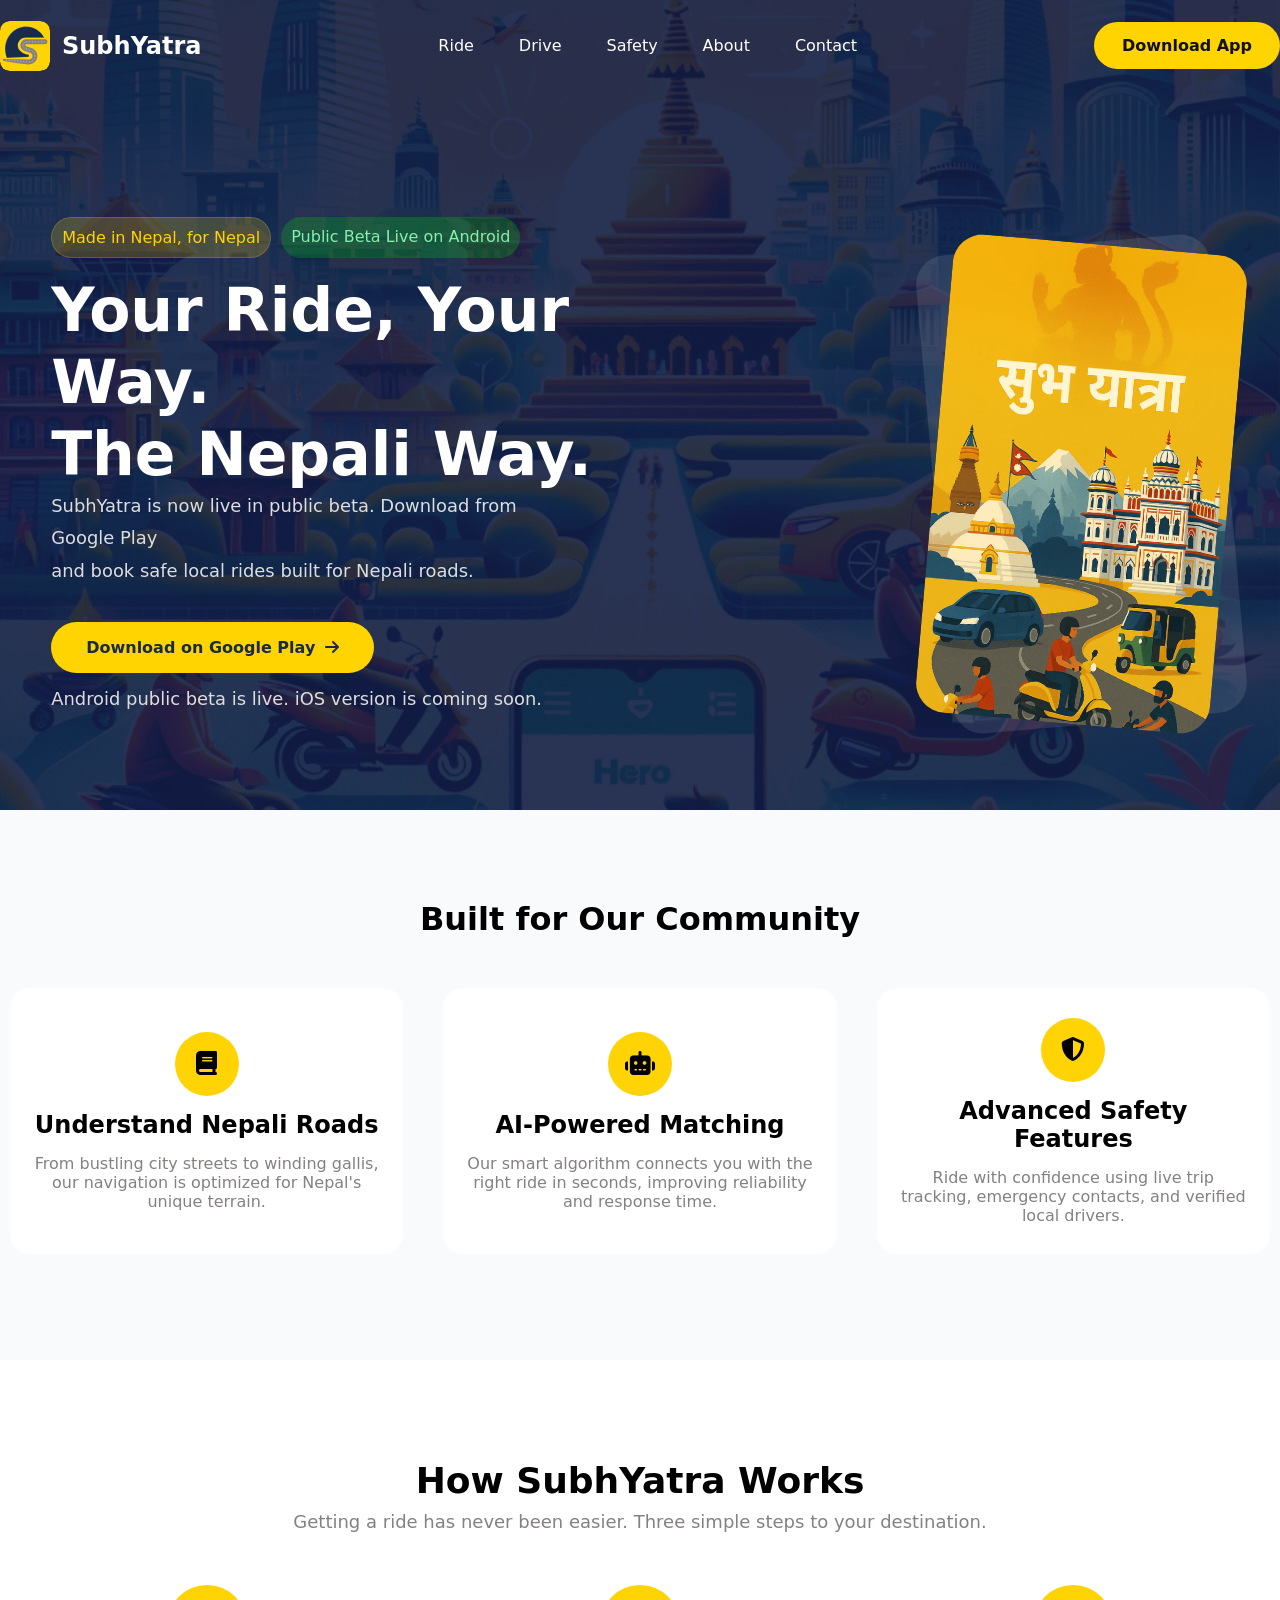
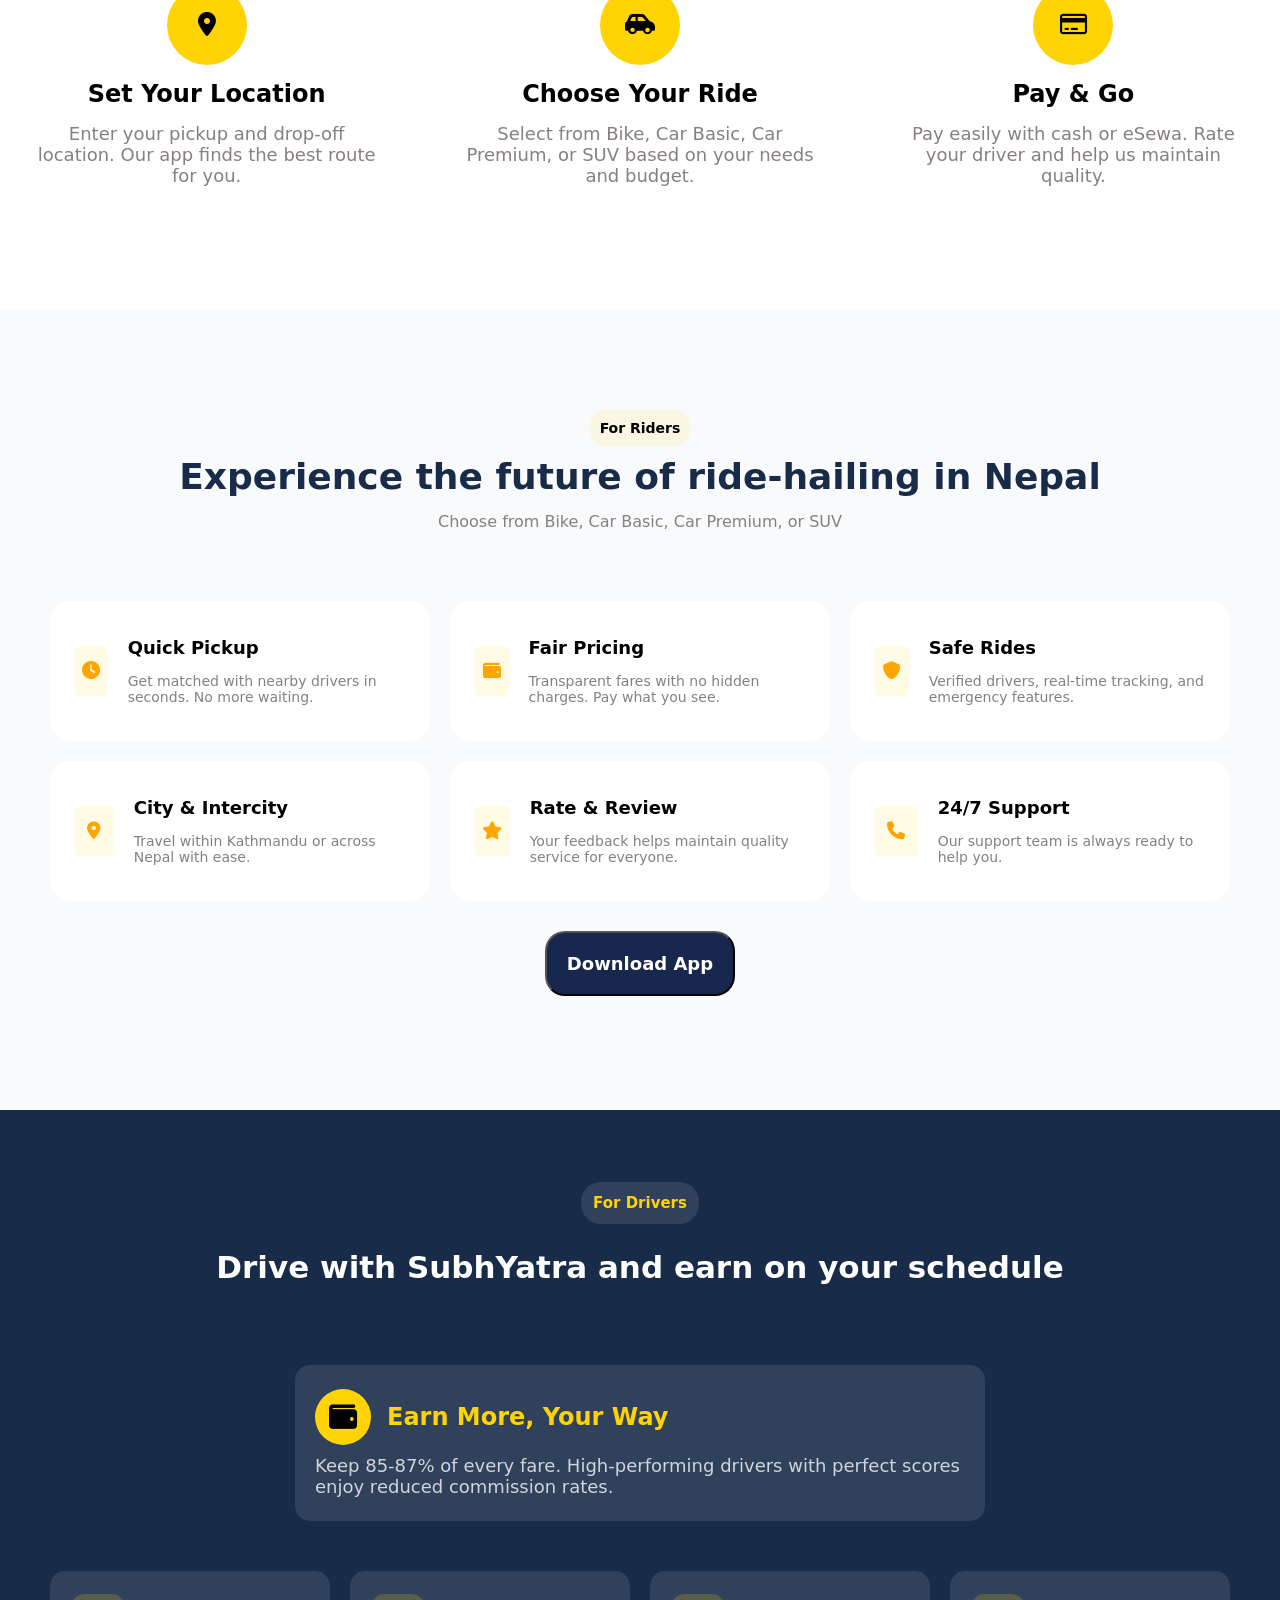
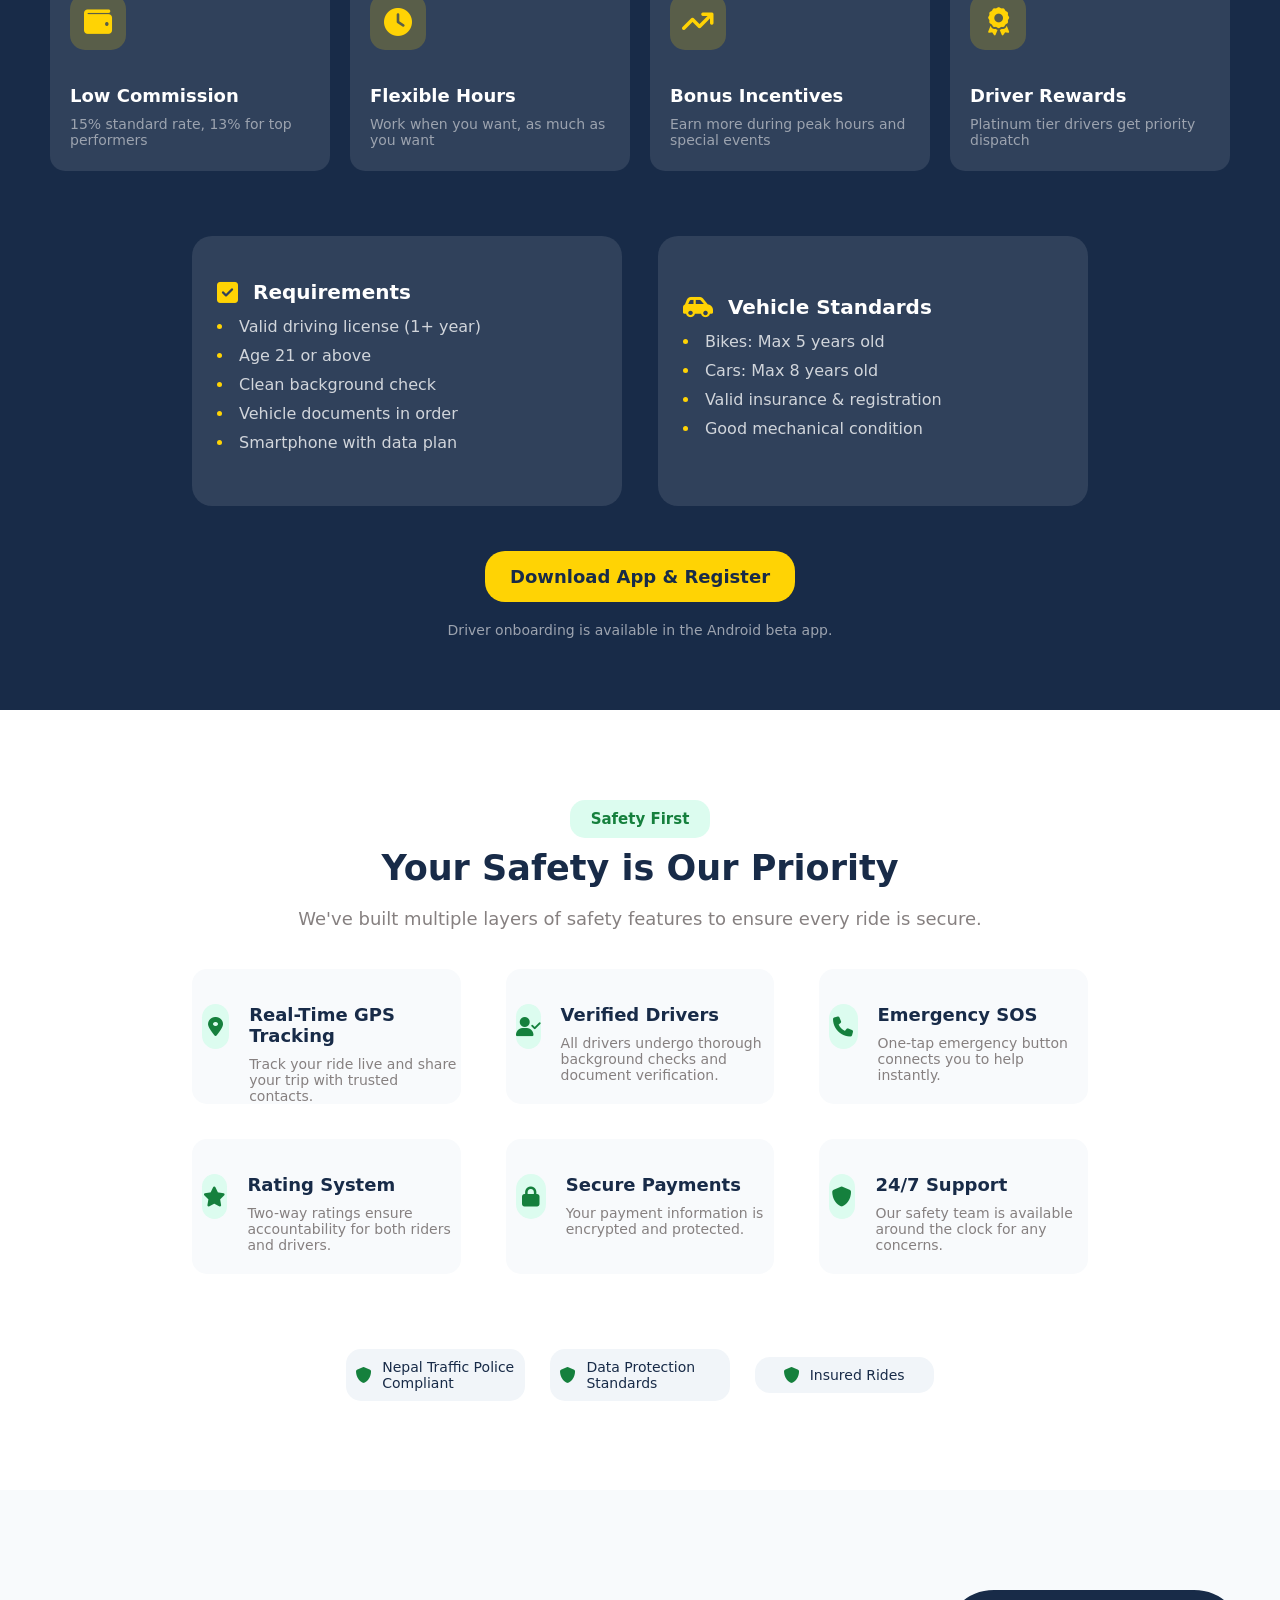
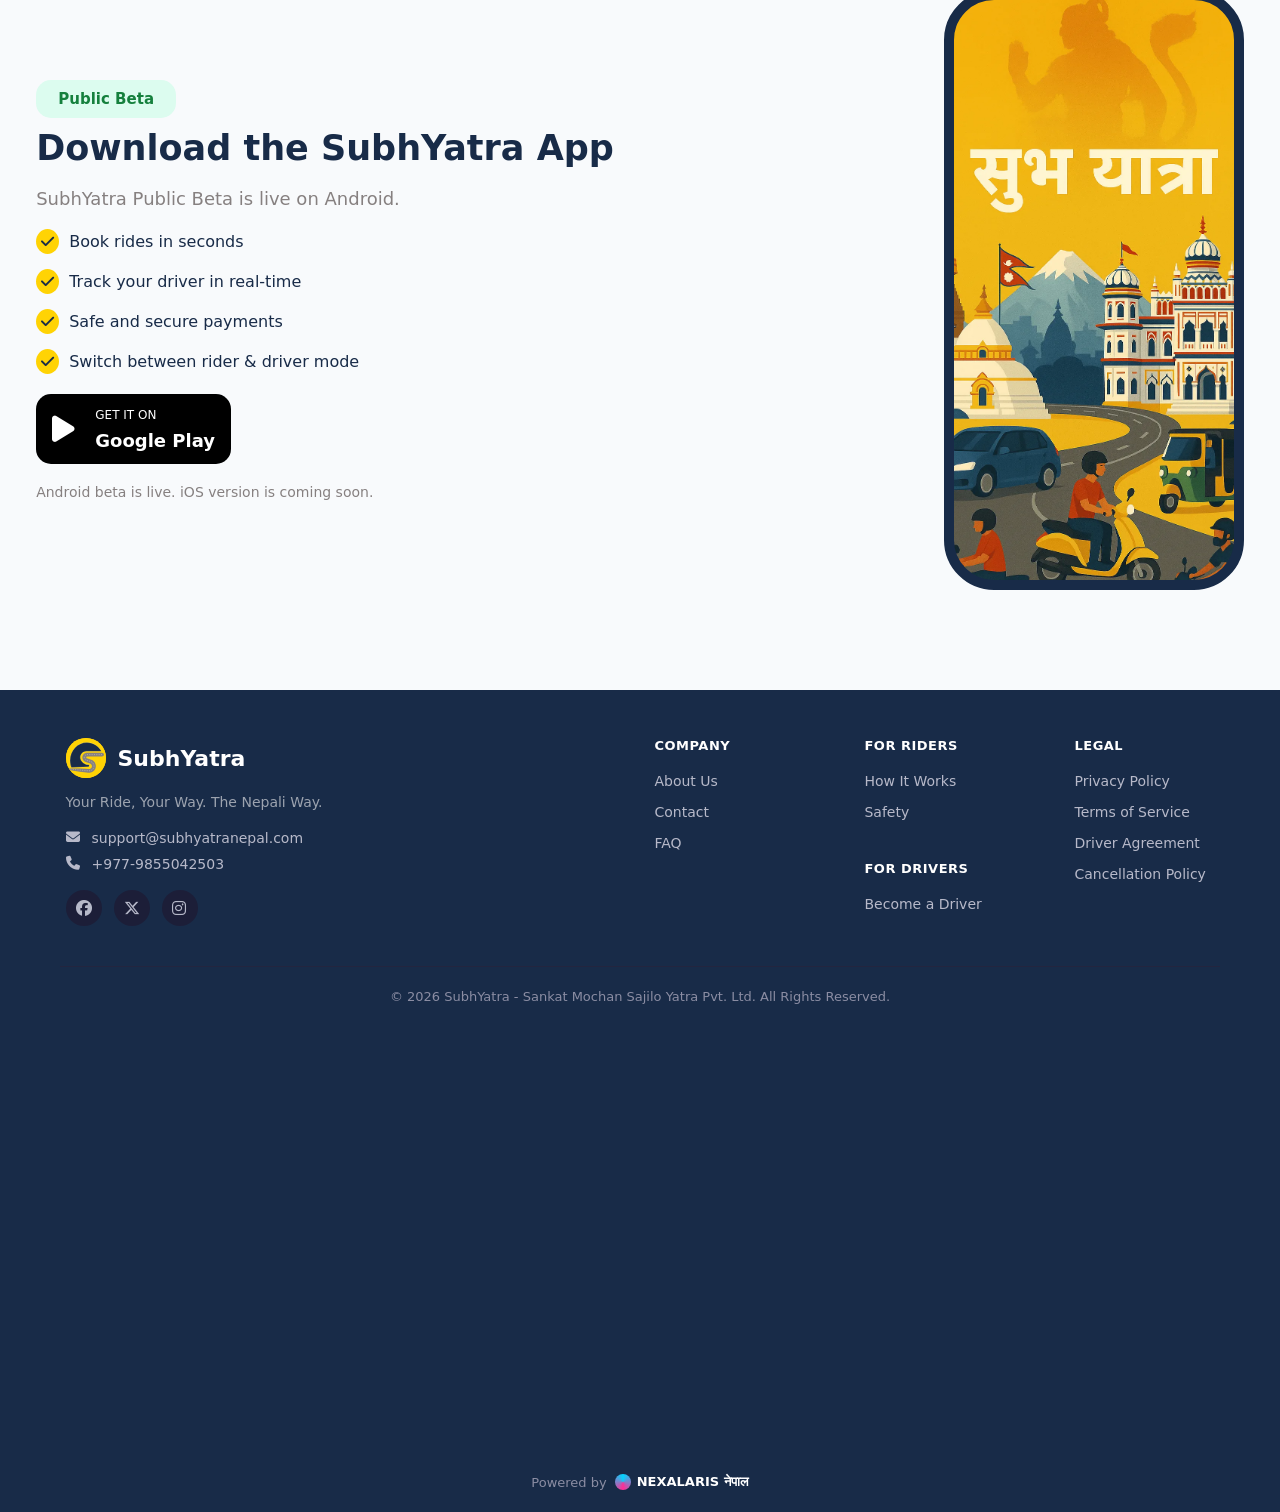
<file: index.html>
<!doctype html>
<html lang="en">

<head>
  <meta charset="UTF-8" />
  <meta name="viewport" content="width=device-width, initial-scale=1.0" />
  <title>SubhYatra - Nepal's Local Ride Booking App</title>
  <link rel="stylesheet" href="/public/css/style.css" />
  <link rel="stylesheet" href="/Responsive/style-res.css?v=5">
  <link rel="icon" href="/public/Images/favicon.ico">
  <link rel="stylesheet" href="https://cdnjs.cloudflare.com/ajax/libs/font-awesome/6.7.2/css/all.min.css" />
</head>

<body>
  <div class="main">

    <header>
      <input class="menu-toggle" type="checkbox" id="menu-toggle" />

      <div class="navbar">
        <!-- Brand logo -->
        <div class="logo">
          <a href="/index.html">
            <img src="/public/Images/logo.svg" alt="SubhYatra home" />
          </a>
          <a class="lname" href="/index.html">SubhYatra</a>
        </div>

        <!-- Main navigation -->
        <ul class="nav-links">
          <li><a href="/pages/ride.html">Ride</a></li>
          <li><a href="/pages/drive.html">Drive</a></li>
          <li><a href="/pages/safety.html">Safety</a></li>
          <li><a href="/pages/about.html">About</a></li>
          <li><a href="/pages/contact.html">Contact</a></li>
        </ul>
        <button class="download-btn">Download App</button>

        <label class="menu-btn" for="menu-toggle" aria-label="Open navigation menu">
          <i class="fa-solid fa-bars" aria-hidden="true"></i>
        </label>

      </div>

      <nav class="mobile-menu" aria-label="Mobile navigation">
        <div class="mobile-menu-head">
          <a class="mobile-logo" href="/index.html" aria-label="SubhYatra homepage">
            <img src="/public/Images/logo.svg" alt="SubhYatra logo" />
            <span>SubhYatra</span>
          </a>

          <label class="close-menu" for="menu-toggle" aria-label="Close navigation menu">
            <i class="fa-solid fa-xmark" aria-hidden="true"></i>
          </label>
        </div>

        <ul class="mobile-nav-links">
          <li><a href="/pages/ride.html">Ride</a></li>
          <li><a href="/pages/drive.html">Drive</a></li>
          <li><a href="/pages/safety.html">Safety</a></li>
          <li><a href="/pages/about.html">About</a></li>
          <li><a href="/pages/contact.html">Contact</a></li>
        </ul>

        <div class="mobile-menu-bottom">
          <button class="mobile-download-btn" type="button">Download App</button>
        </div>
      </nav>

    </header>

    <!-- hero section -->
    <section class="hero">
      <!-- Left Content -->
      <div class="hero-content">
        <div class="top-hero">
          <p class="par1">Made in Nepal, for Nepal</p>
          <p class="par2">Public Beta Live on Android</p>
        </div>
        <h1>Your Ride, Your Way.</h1>
        <h1>The Nepali Way.</h1>
        <p class="par">
          SubhYatra is now live in public beta. Download from Google Play
          <br />
          and book safe local rides built for Nepali roads.
        </p>
        <!-- hero button -->
        <button class="hero-btn">
          Download on Google Play
          <i class="fa-solid fa-arrow-right"></i>
        </button>
        <p class="par">
          Android public beta is live. iOS version is coming soon.
        </p>
      </div>
      <!-- Right Image -->
      <div class="img-cont">
        <div class="bg-img"></div>
        <img class="hero-image" src="/public/Images/Hero.webp" alt="image not found" />
      </div>
    </section>
  </div>

  <!-- container1 -->
  <div class="container1">
    <h1>Built for Our Community</h1>
    <div class="boxA-sec box-cont">
      <!-- book -->
      <div class="box box-anim">
        <div class="icon-box">
          <div class="icon">
            <i class="fa-solid fa-book"></i>
          </div>
        </div>
        <h2>Understand Nepali Roads</h2>
        <p class="details">
          From bustling city streets to winding gallis, our navigation is
          optimized for Nepal's unique terrain.
        </p>
      </div>
      <!-- robot -->
      <div class="box box-anim">
        <div class="icon-box">
          <div class="icon">
            <i class="fa-solid fa-robot"></i>
          </div>
        </div>
        <h2>AI-Powered Matching</h2>
        <p class="details">
          Our smart algorithm connects you with the right ride in seconds,
          improving reliability and response time.
        </p>
      </div>
      <!-- safety -->
      <div class="box box-anim">
        <div class="icon-box">
          <div class="icon">
            <i class="fa-solid fa-shield-halved"></i>
          </div>
        </div>
        <h2>Advanced Safety Features</h2>
        <p class="details">
          Ride with confidence using live trip tracking, emergency contacts,
          and verified local drivers.
        </p>
      </div>
    </div>
  </div>
  <!-- Container2 -->
  <div class="container2">
    <h1>How SubhYatra Works</h1>
    <p>
      Getting a ride has never been easier. Three simple steps to your
      destination.
    </p>
    <div class="box-cont">
      <!-- location -->
      <div class="box">
        <div class="icon-box2">
          <div class="icon">
            <i class="fa-solid fa-location-dot"></i>
          </div>
        </div>
        <h2>Set Your Location</h2>
        <p class="details">
          Enter your pickup and drop-off location. Our app finds the best
          route for you.
        </p>
      </div>
      <!-- Ride -->
      <div class="box">
        <div class="icon-box2">
          <div class="icon">
            <i class="fa-solid fa-car-side"></i>
          </div>
        </div>
        <h2>Choose Your Ride</h2>
        <p class="details">
          Select from Bike, Car Basic, Car Premium, or SUV based on your needs
          and budget.
        </p>
      </div>
      <!-- Pay -->
      <div class="box">
        <div class="icon-box2">
          <div class="icon">
            <i class="fa-regular fa-credit-card"></i>
          </div>
        </div>
        <h2>Pay & Go</h2>
        <p class="details">
          Pay easily with cash or eSewa. Rate your driver and help us maintain
          quality.
        </p>
      </div>
    </div>
  </div>
  <!-- container3 -->
  <div class="container3">
    <p class="riders">For Riders</p>
    <h1 class="cont2-head">Experience the future of ride-hailing in Nepal</h1>
    <p class="cont2-par"> Choose from Bike, Car Basic, Car Premium, or SUV</p>

    <div class="content3">
      <!-- boxc-1 -->
      <div class="boxc">
        <div class="iconc">
          <i class="fa-solid fa-clock"></i>
        </div>
        <div class="details3">
          <h2>Quick Pickup</h2>
          <p class="details">
            Get matched with nearby drivers in seconds. No more waiting.
          </p>
        </div>
      </div>
      <!-- boxc-2 -->
      <div class="boxc">

        <div class="iconc">
          <i class="fa-solid fa-wallet"></i>
        </div>

        <div class="details3">
          <h2>Fair Pricing</h2>
          <p class="details">
            Transparent fares with no hidden charges. Pay what you see.
          </p>
        </div>
      </div>
      <!-- boxc-3 -->
      <div class="boxc">

        <div class="iconc">
          <i class="fa-solid fa-shield"></i>
        </div>

        <div class="details3">
          <h2>Safe Rides</h2>
          <p class="details">
            Verified drivers, real-time tracking, and emergency features.
          </p>
        </div>
      </div>
      <!-- boxc-4 -->
      <div class="boxc">

        <div class="iconc">
          <i class="fa-solid fa-location-dot"></i>
        </div>

        <div class="details3">
          <h2>City & Intercity</h2>
          <p class="details">
            Travel within Kathmandu or across Nepal with ease.
          </p>
        </div>
      </div>
      <!-- boxc-5 -->
      <div class="boxc">

        <div class="iconc">
          <i class="fa-solid fa-star"></i>
        </div>

        <div class="details3">
          <h2>Rate & Review</h2>
          <p class="details">
            Your feedback helps maintain quality service for everyone.
          </p>
        </div>
      </div>
      <!-- boxc-6 -->
      <div class="boxc">

        <div class="iconc">
          <i class="fa-solid fa-phone"></i>
        </div>

        <div class="details3">
          <h2>24/7 Support</h2>
          <p class="details">Our support team is always ready to help you.</p>
        </div>
      </div>
    </div>
    <button class="cont3-but">Download App</button>
  </div>

  <!-- container4 -->
  <div class="container4">
    <p class="cont4-top">For Drivers</p>
    <h1>Drive with SubhYatra and earn on your schedule</h1>
    <!-- top box -->

    <div class="d1-box ">
      <div class="d1-icon  ">
        <i class="fa-solid fa-wallet"></i>
        <span>Earn More, Your Way</span>
      </div>

      <p class="d1-par">Keep 85-87% of every fare. High-performing drivers with perfect scores enjoy reduced commission
        rates.</p>
    </div>

    <!-- middle 4 boxes -->
    <div class="mid-boxes">
      <!-- mbox-1 -->
      <div class="d4-mBox">
        <div class="icon-secm4">
          <i class="fa-solid fa-wallet"></i>
        </div>
        <h1>Low Commission</h1>
        <p>15% standard rate, 13% for top performers</p>
      </div>
      <!-- mbox-2 -->
      <div class="d4-mBox">
        <div class="icon-secm4">
          <i class="fa-solid fa-clock"></i>
        </div>
        <h1>Flexible Hours</h1>
        <p>Work when you want, as much as you want</p>
      </div>
      <!-- mbox-3 -->
      <div class="d4-mBox">
        <div class="icon-secm4">
          <i class="fa-solid fa-arrow-trend-up"></i>
        </div>
        <h1>Bonus Incentives</h1>
        <p>Earn more during peak hours and special events</p>
      </div>
      <!-- mbox-4 -->
      <div class="d4-mBox">
        <div class="icon-secm4">
          <i class="fa-solid fa-award"></i>
        </div>
        <h1>Driver Rewards</h1>
        <p>Platinum tier drivers get priority dispatch</p>
      </div>
    </div>

    <!-- last 2 boxes (PARENT)-->
    <div class="last-boxes">
      <!-- box-1 (CHILD)-->
      <div class="d4-lbox">
        <div class="d4-lbox-top">
          <i class="fa-solid fa-square-check"></i>
          <h2>Requirements</h2>
        </div>
        <!-- list -->
        <div class="lst-list">
          <ul>
            <li>Valid driving license (1+ year)</li>
            <li>Age 21 or above</li>
            <li>Clean background check</li>
            <li>Vehicle documents in order</li>
            <li>Smartphone with data plan</li>
          </ul>
        </div>
      </div>
      <!-- box-2 -->
      <div class="d4-lbox">
        <div class="d4-lbox-top">
          <i class="fa-solid fa-car-side"></i>
          <h2>Vehicle Standards</h2>
        </div>
        <!-- list -->
        <div class="lst-list">
          <ul>
            <li>Bikes: Max 5 years old</li>
            <li>Cars: Max 8 years old</li>
            <li>Valid insurance & registration</li>
            <li>Good mechanical condition</li>
          </ul>
        </div>
      </div>
    </div>
    <button class="d4-button">Download App & Register</button>
    <p class="d4-end">
      Driver onboarding is available in the Android beta app.
    </p>
  </div>

  <!-- container-5 -->
  <div class="d5">
    <p class="d5-top">Safety First</p>
    <p class="d5-heading">Your Safety is Our Priority</p>
    <p class="d5-details">
      We've built multiple layers of safety features to ensure every ride is
      secure.
    </p>
    <!-- first 3 box parent-->
    <div class="d5-boxA">
      <!-- box-1 -->
      <div class="box-d5A">
        <i class="fa-solid fa-location-dot"></i>
        <div class="d5-content">
          <h2>Real-Time GPS Tracking</h2>
          <p>
            Track your ride live and share your trip with trusted contacts.
          </p>
        </div>
      </div>
      <!-- box-2 -->
      <div class="box-d5A">
        <i class="fa-solid fa-user-check"></i>

        <div class="d5-content">
          <h2>Verified Drivers</h2>
          <p>
            All drivers undergo thorough background checks and document verification.
          </p>
        </div>
      </div>
      <!-- box-3 -->
      <div class="box-d5A">
        <i class="fa-solid fa-phone"></i>
        <div class="d5-content">
          <h2>Emergency SOS</h2>
          <p>
            One-tap emergency button connects you to help instantly.
          </p>
        </div>
      </div>
    </div>
    <!-- next 3 box parent -->
    <div class="d5-boxA">
      <!-- box-1 -->
      <div class="box-d5A">
        <i class="fa-solid fa-star"></i>

        <div class="d5-content">
          <h2>Rating System</h2>
          <p>
            Two-way ratings ensure accountability for both riders and drivers.
          </p>
        </div>
      </div>
      <!-- box-2 -->
      <div class="box-d5A">
        <i class="fa-solid fa-lock"></i>

        <div class="d5-content">
          <h2>Secure Payments</h2>
          <p>
            Your payment information is encrypted and protected.
          </p>
        </div>
      </div>
      <!-- box-3 -->
      <div class="box-d5A">
        <i class="fa-solid fa-shield"></i>

        <div class="d5-content">
          <h2>24/7 Support</h2>
          <p>
            Our safety team is available around the clock for any concerns.
          </p>
        </div>
      </div>
    </div>

    <!-- d5-end -->
    <div class="d5-end-cont">
      <!-- box-1 -->
      <div class="d5-end">
        <i class="fa-solid fa-shield"></i>
        <p>Nepal Traffic Police Compliant</p>
      </div>
      <!-- box-2 -->
      <div class="d5-end">
        <i class="fa-solid fa-shield"></i>
        <p>Data Protection Standards</p>
      </div>
      <!-- box-3 -->
      <div class="d5-end">
        <i class="fa-solid fa-shield"></i>
        <p>Insured Rides</p>
      </div>
    </div>
  </div>
  <!-- container-6 -->
  <div class="cont-6">
    <div class="d6-content">
      <!-- left side -->
      <div class="D6-lft">
        <p class="d5-top">Public Beta</p>
        <h1 class="d5-heading">Download the SubhYatra App</h1>
        <p class="d5-details">SubhYatra Public Beta is live on Android.</p>
        <!-- lists -->
        <ul class="d6-lists">
          <li><i class="fa-solid fa-check"></i>Book rides in seconds</li>
          <li><i class="fa-solid fa-check"></i>Track your driver in real-time</li>
          <li><i class="fa-solid fa-check"></i>Safe and secure payments</li>
          <li><i class="fa-solid fa-check"></i>Switch between rider & driver mode</li>
        </ul>
        <!-- d6-button -->
        <div class="d6-btn">
          <i class="fa-solid fa-play"></i>
          <div class="btn-details">
            <p class="btn-up">GET IT ON</p>
            <p class="btn-dn">Google Play</p>
          </div>
        </div>
        <p class="lft-end">
          Android beta is live. iOS version is coming soon.
        </p>
      </div>
      <!-- right side -->
      <div class="d6-img-cont"> </div>
    </div>
  </div>

  <!-- footer -->
  <footer class="footer">
    <div class="footer-top">
      <!-- Brand -->
      <div class="cnt-1">
        <div class="brand-logo">
          <img src="/public/Images/logo.svg" alt="img not found">
          <span class="brand-name">SubhYatra</span>
        </div>
        <p class="tagline">Your Ride, Your Way. The Nepali Way.</p>

        <div class="contact-item">
          <i class="fa-solid fa-envelope"></i>
          <span>support@subhyatranepal.com</span>
        </div>
        <div class="contact-item">
          <i class="fa-solid fa-phone"></i>
          <span>+977-9855042503</span>
        </div>

        <div class="social-icons">
          <a href="#" aria-label="Facebook">
            <i class="fa-brands fa-facebook"></i>
          </a>
          <a href="#" aria-label="Twitter">
            <i class="fa-brands fa-x-twitter"></i>
          </a>
          <a href="#" aria-label="Instagram">
            <i class="fa-brands fa-instagram"></i>
          </a>
        </div>
      </div>

      <!-- Link columns -->
      <div class="links-wrapper">
        <div class="link-column">
          <h4>COMPANY</h4>
          <ul>
            <li><a href="#">About Us</a></li>
            <li><a href="#">Contact</a></li>
            <li><a href="#">FAQ</a></li>
          </ul>
        </div>

        <div class="link-group">
          <div class="link-column">
            <h4>FOR RIDERS</h4>
            <ul>
              <li><a href="#">How It Works</a></li>
              <li><a href="#">Safety</a></li>
            </ul>
          </div>
          <div class="link-column">
            <h4>FOR DRIVERS</h4>
            <ul>
              <li><a href="#">Become a Driver</a></li>
            </ul>
          </div>
        </div>

        <div class="link-column">
          <h4>LEGAL</h4>
          <ul>
            <li><a href="#">Privacy Policy</a></li>
            <li><a href="#">Terms of Service</a></li>
            <li><a href="#">Driver Agreement</a></li>
            <li><a href="#">Cancellation Policy</a></li>
          </ul>
        </div>
      </div>
    </div>

    <div class="footer-bottom">
      <span>© 2026 SubhYatra - Sankat Mochan Sajilo Yatra Pvt. Ltd. All Rights Reserved.</span>
      <div class="powered-by">
        <span>Powered by</span>
        <span class="brand-mark"><span class="dot"></span> NEXALARIS नेपाल</span>
      </div>
    </div>
  </footer>

</body>

</html>
</file>
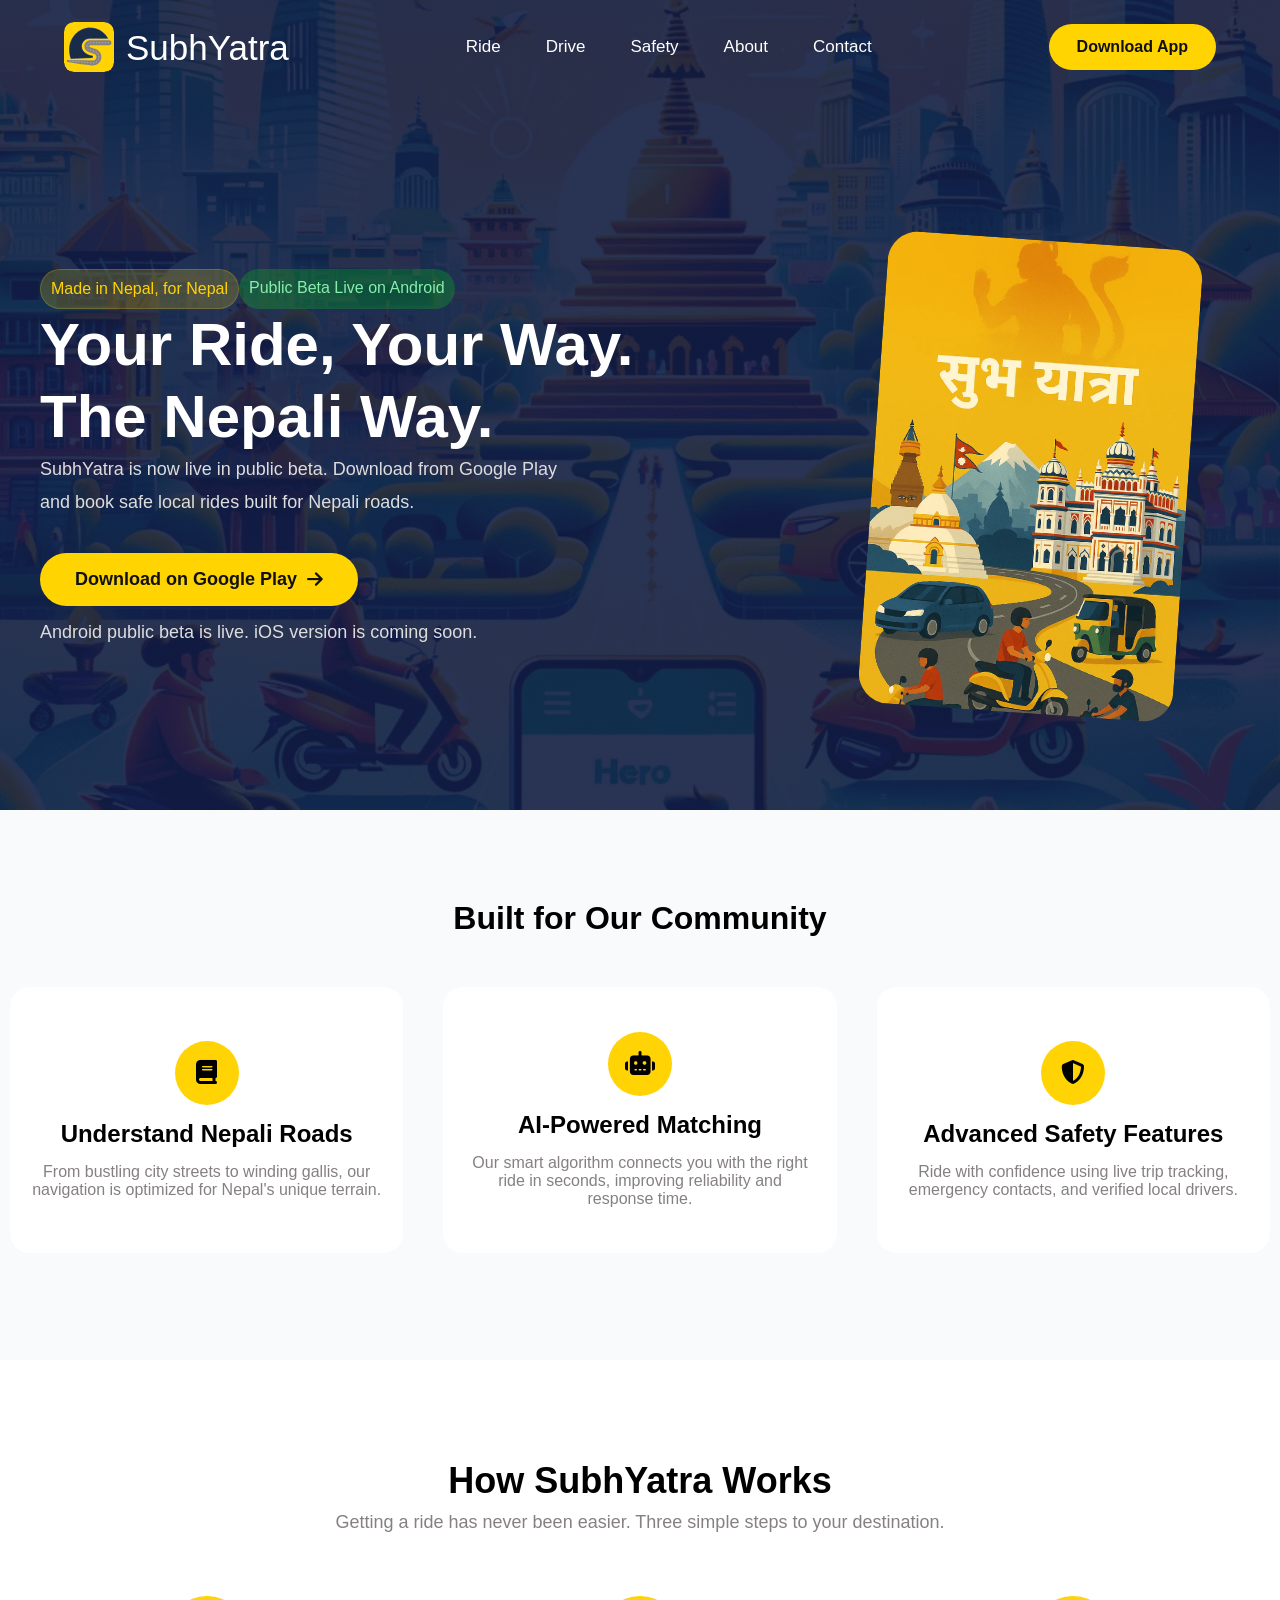
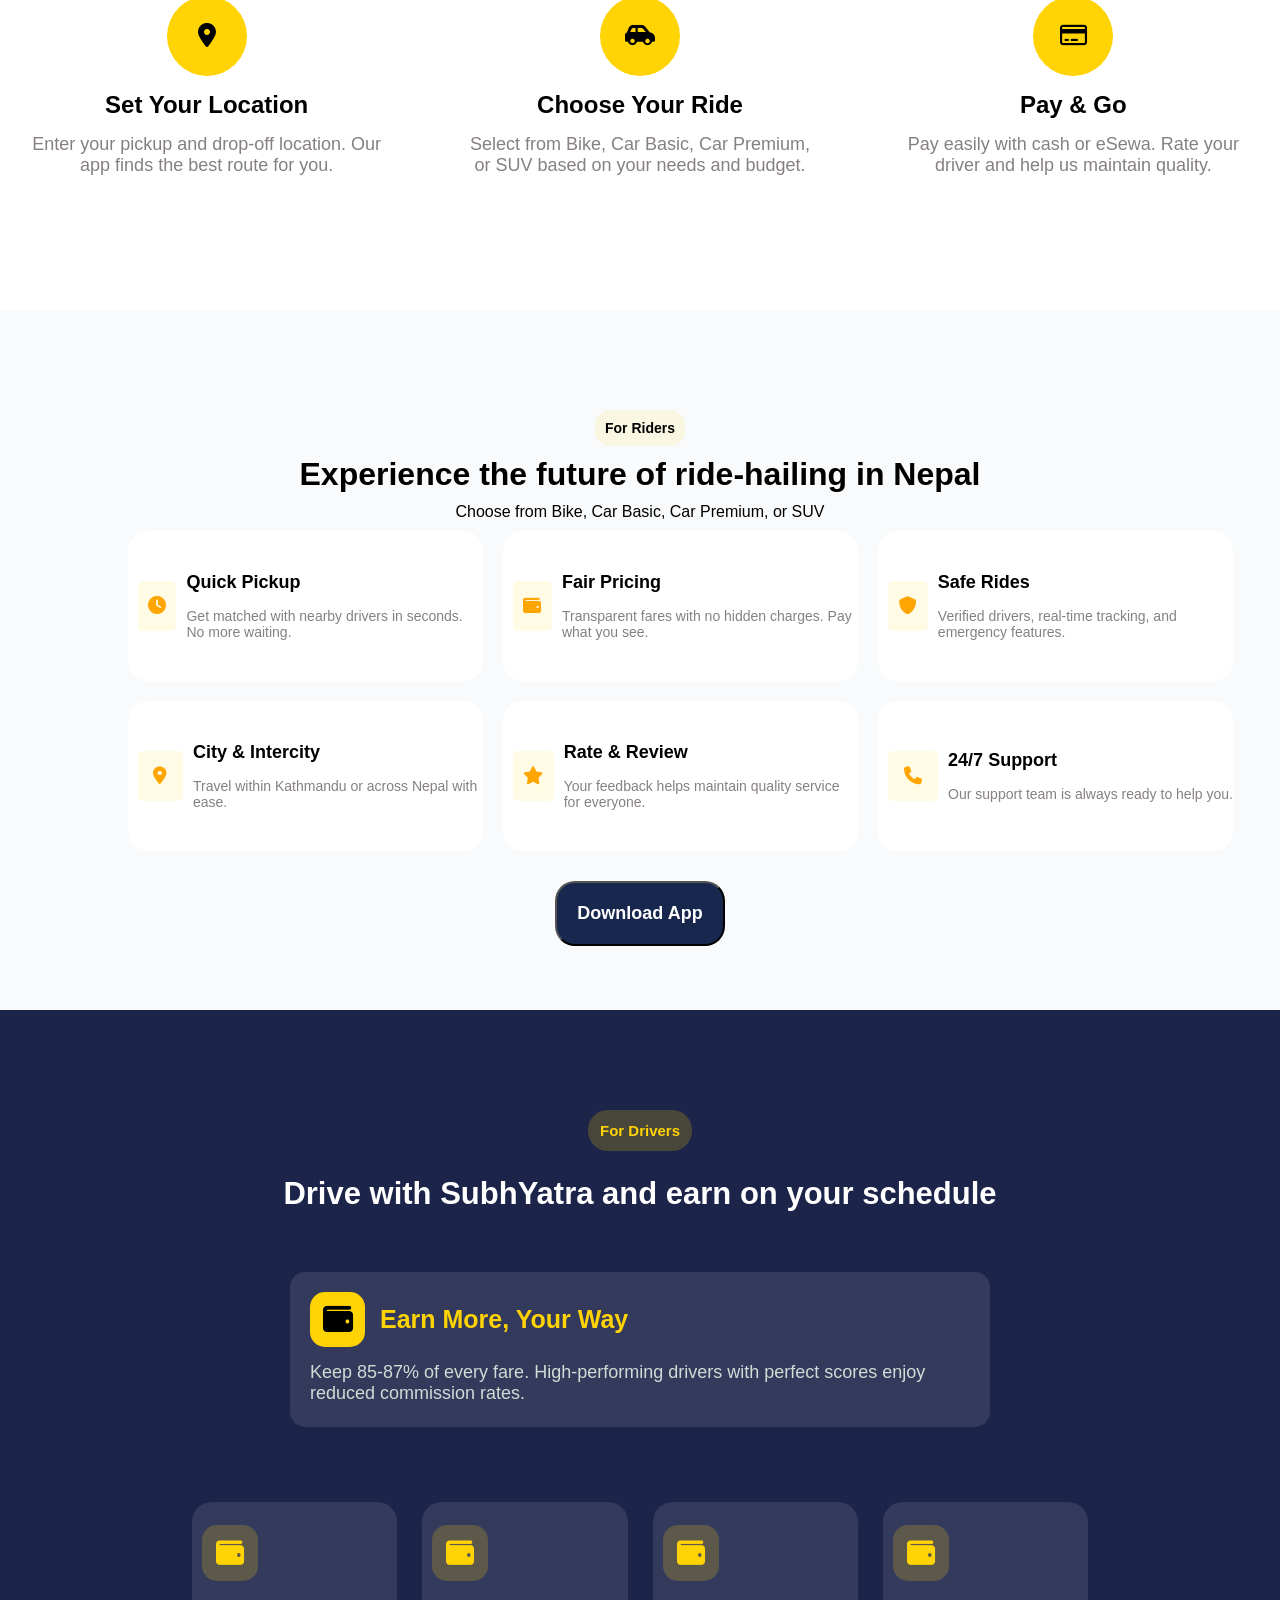
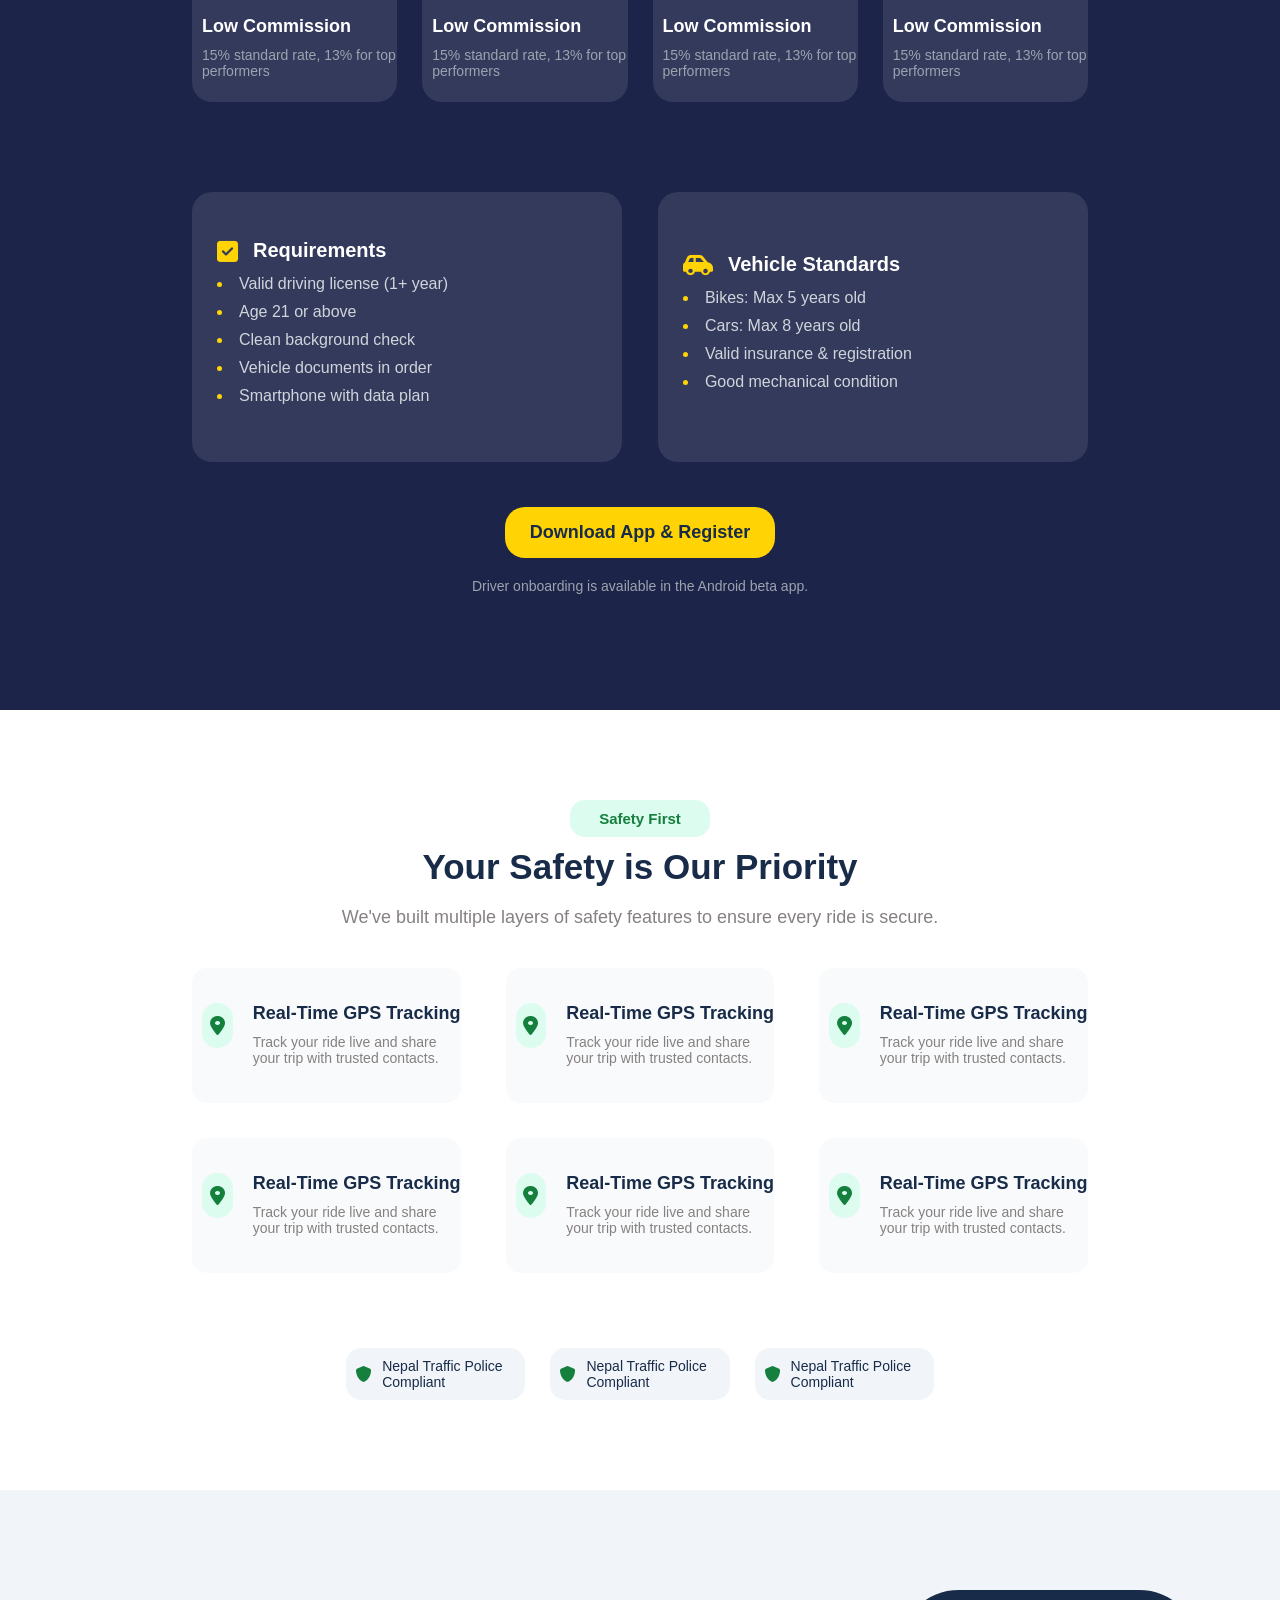
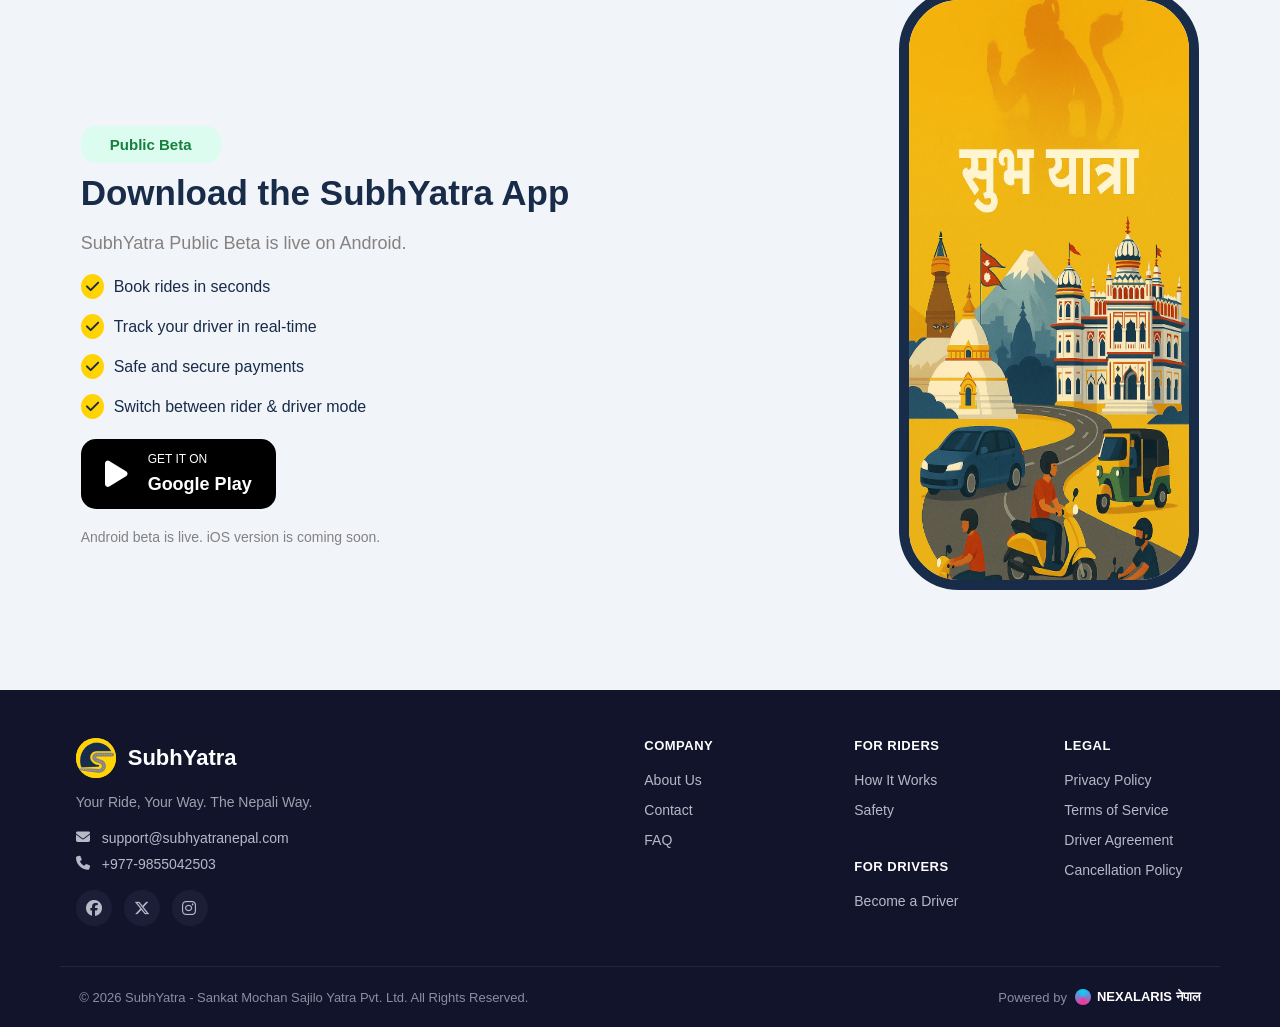
<file: Project/index.html>
<!doctype html>
<html lang="en">

<head>
  <meta charset="UTF-8" />
  <meta name="viewport" content="width=device-width, initial-scale=1.0" />
  <title>subhyatra</title>
  <link rel="stylesheet" href="index.css" />
  <link rel="stylesheet" href="https://cdnjs.cloudflare.com/ajax/libs/font-awesome/6.7.2/css/all.min.css" />
</head>

<body>
  <div class="main">
    <header>
      <div class="navbar">
        <!-- Logo -->
        <div class="logo">
          <a href="#">
            <img src="Images/logo.svg" alt="logo" />
          </a>
          <a href="#">SubhYatra</a>
        </div>
        <!-- Navigation -->
        <ul class="nav-links">
          <li><a href="#">Ride</a></li>
          <li><a href="#">Drive</a></li>
          <li><a href="#">Safety</a></li>
          <li><a href="#">About</a></li>
          <li><a href="#">Contact</a></li>
        </ul>
        <button class="download-btn">Download App</button>
      </div>
    </header>
    <!-- hero section -->
    <section class="hero">
      <!-- Left Content -->
      <div class="hero-content">
        <div class="top-hero">
          <p class="par1">Made in Nepal, for Nepal</p>
          <p class="par2">Public Beta Live on Android</p>
        </div>
        <h1>Your Ride, Your Way.</h1>
        <h1>The Nepali Way.</h1>
        <p class="par">
          SubhYatra is now live in public beta. Download from Google Play
          <br />
          and book safe local rides built for Nepali roads.
        </p>
        <!-- hero button -->
        <button class="hero-btn">
          Download on Google Play
          <i class="fa-solid fa-arrow-right"></i>
        </button>
        <p class="par">
          Android public beta is live. iOS version is coming soon.
        </p>
      </div>
      <!-- Right Image -->
      <div class="hero-image">
        <img src="Images/Hero.webp" alt="image not found" />
      </div>
    </section>
  </div>
  <!-- container1 -->
  <div class="container1">
    <h1>Built for Our Community</h1>
    <div class="boxA-sec box-cont">
      <!-- book -->
      <div class="box box-anim">
        <div class="icon-box">
          <div class="icon">
            <i class="fa-solid fa-book"></i>
          </div>
        </div>
        <h2>Understand Nepali Roads</h2>
        <p class="details">
          From bustling city streets to winding gallis, our navigation is
          optimized for Nepal's unique terrain.
        </p>
      </div>
      <!-- robot -->
      <div class="box box-anim">
        <div class="icon-box">
          <div class="icon">
            <i class="fa-solid fa-robot"></i>
          </div>
        </div>
        <h2>AI-Powered Matching</h2>
        <p class="details">
          Our smart algorithm connects you with the right ride in seconds,
          improving reliability and response time.
        </p>
      </div>
      <!-- safety -->
      <div class="box box-anim">
        <div class="icon-box">
          <div class="icon">
            <i class="fa-solid fa-shield-halved"></i>
          </div>
        </div>
        <h2>Advanced Safety Features</h2>
        <p class="details">
          Ride with confidence using live trip tracking, emergency contacts,
          and verified local drivers.
        </p>
      </div>
    </div>
  </div>
  <!-- Container2 -->
  <div class="container2">
    <h1>How SubhYatra Works</h1>
    <p>
      Getting a ride has never been easier. Three simple steps to your
      destination.
    </p>
    <div class="box-cont">
      <!-- location -->
      <div class="box">
        <div class="icon-box2">
          <div class="icon">
            <i class="fa-solid fa-location-dot"></i>
          </div>
        </div>
        <h2>Set Your Location</h2>
        <p class="details">
          Enter your pickup and drop-off location. Our app finds the best
          route for you.
        </p>
      </div>
      <!-- Ride -->
      <div class="box">
        <div class="icon-box2">
          <div class="icon">
            <i class="fa-solid fa-car-side"></i>
          </div>
        </div>
        <h2>Choose Your Ride</h2>
        <p class="details">
          Select from Bike, Car Basic, Car Premium, or SUV based on your needs
          and budget.
        </p>
      </div>
      <!-- Pay -->
      <div class="box">
        <div class="icon-box2">
          <div class="icon">
            <i class="fa-regular fa-credit-card"></i>
          </div>
        </div>
        <h2>Pay & Go</h2>
        <p class="details">
          Pay easily with cash or eSewa. Rate your driver and help us maintain
          quality.
        </p>
      </div>
    </div>
  </div>
  <!-- container3 -->
  <div class="container3">
    <p class="riders">For Riders</p>
    <h1>Experience the future of ride-hailing in Nepal</h1>
    <p>Choose from Bike, Car Basic, Car Premium, or SUV</p>
    <div class="content3">
      <!-- boxc-1 -->
      <div class="boxc">
        <div class="icon-box3">
          <div class="iconc">
            <i class="fa-solid fa-clock"></i>
          </div>
        </div>
        <div class="details3">
          <h2>Quick Pickup</h2>
          <p class="details">
            Get matched with nearby drivers in seconds. No more waiting.
          </p>
        </div>
      </div>
      <!-- boxc-2 -->
      <div class="boxc">
        <div class="icon-box3">
          <div class="iconc">
            <i class="fa-solid fa-wallet"></i>
          </div>
        </div>
        <div class="details3">
          <h2>Fair Pricing</h2>
          <p class="details">
            Transparent fares with no hidden charges. Pay what you see.
          </p>
        </div>
      </div>
      <!-- boxc-3 -->
      <div class="boxc">
        <div class="icon-box3">
          <div class="iconc">
            <i class="fa-solid fa-shield"></i>
          </div>
        </div>
        <div class="details3">
          <h2>Safe Rides</h2>
          <p class="details">
            Verified drivers, real-time tracking, and emergency features.
          </p>
        </div>
      </div>
      <!-- boxc-4 -->
      <div class="boxc">
        <div class="icon-box3">
          <div class="iconc">
            <i class="fa-solid fa-location-dot"></i>
          </div>
        </div>
        <div class="details3">
          <h2>City & Intercity</h2>
          <p class="details">
            Travel within Kathmandu or across Nepal with ease.
          </p>
        </div>
      </div>
      <!-- boxc-5 -->
      <div class="boxc">
        <div class="icon-box3">
          <div class="iconc">
            <i class="fa-solid fa-star"></i>
          </div>
        </div>
        <div class="details3">
          <h2>Rate & Review</h2>
          <p class="details">
            Your feedback helps maintain quality service for everyone.
          </p>
        </div>
      </div>
      <!-- boxc-6 -->
      <div class="boxc">
        <div class="icon-box3">
          <div class="iconc">
            <i class="fa-solid fa-phone"></i>
          </div>
        </div>
        <div class="details3">
          <h2>24/7 Support</h2>
          <p class="details">Our support team is always ready to help you.</p>
        </div>
      </div>
    </div>
    <button class="cont3-but">Download App</button>
  </div>
  <!-- container4 -->
  <div class="container4">
    <p class="cont4-top">For Drivers</p>
    <h1>Drive with SubhYatra and earn on your schedule</h1>
    <!-- top box -->
    <div class="box-d1">
      <!-- icon and heading in same div -->
      <div class="d1-top">
        <div class="icon-boxd">
          <div class="icon-d">
            <i class="fa-solid fa-wallet"></i>
          </div>
        </div>
        <h2 class="t-heading">Earn More, Your Way</h2>
      </div>
      <p class="d4-details">
        Keep 85-87% of every fare. High-performing drivers with perfect scores
        enjoy reduced commission rates.
      </p>
    </div>
    <!-- middle 4 boxes -->
    <div class="mid-boxes">
      <!-- mbox-1 -->
      <div class="d4-mBox">
        <div class="icon-secm4">
          <i class="fa-solid fa-wallet"></i>
        </div>
        <h1>Low Commission</h1>
        <p>15% standard rate, 13% for top performers</p>
      </div>
      <!-- mbox-2 -->
      <div class="d4-mBox">
        <div class="icon-secm4">
          <i class="fa-solid fa-wallet"></i>
        </div>
        <h1>Low Commission</h1>
        <p>15% standard rate, 13% for top performers</p>
      </div>
      <!-- mbox-3 -->
      <div class="d4-mBox">
        <div class="icon-secm4">
          <i class="fa-solid fa-wallet"></i>
        </div>
        <h1>Low Commission</h1>
        <p>15% standard rate, 13% for top performers</p>
      </div>
      <!-- mbox-4 -->
      <div class="d4-mBox">
        <div class="icon-secm4">
          <i class="fa-solid fa-wallet"></i>
        </div>
        <h1>Low Commission</h1>
        <p>15% standard rate, 13% for top performers</p>
      </div>
    </div>
    <!-- last 2 boxes (PARENT)-->
    <div class="last-boxes">
      <!-- box-1 (CHILD)-->
      <div class="d4-lbox">
        <div class="d4-lbox-top">
          <i class="fa-solid fa-square-check"></i>
          <h2>Requirements</h2>
        </div>
        <!-- list -->
        <div class="lst-list">
          <ul>
            <li>Valid driving license (1+ year)</li>
            <li>Age 21 or above</li>
            <li>Clean background check</li>
            <li>Vehicle documents in order</li>
            <li>Smartphone with data plan</li>
          </ul>
        </div>
      </div>
      <!-- box-2 -->
      <div class="d4-lbox">
        <div class="d4-lbox-top">
          <i class="fa-solid fa-car-side"></i>
          <h2>Vehicle Standards</h2>
        </div>
        <!-- list -->
        <div class="lst-list">
          <ul>
            <li>Bikes: Max 5 years old</li>
            <li>Cars: Max 8 years old</li>
            <li>Valid insurance & registration</li>
            <li>Good mechanical condition</li>
          </ul>
        </div>
      </div>
    </div>
    <button class="d4-button">Download App & Register</button>
    <p class="d4-end">
      Driver onboarding is available in the Android beta app.
    </p>
  </div>
  <!-- container-5 -->
  <div class="d5">
    <p class="d5-top">Safety First</p>
    <p class="d5-heading">Your Safety is Our Priority</p>
    <p class="d5-details">
      We've built multiple layers of safety features to ensure every ride is
      secure.
    </p>
    <!-- first 3 box parent-->
    <div class="d5-boxA">
      <!-- box-1 -->
      <div class="box-d5A">
        <i class="fa-solid fa-location-dot"></i>
        <div class="d5-content">
          <h2>Real-Time GPS Tracking</h2>
          <p>
            Track your ride live and share your trip with trusted contacts.
          </p>
        </div>
      </div>
      <!-- box-2 -->
      <div class="box-d5A">
        <i class="fa-solid fa-location-dot"></i>

        <div class="d5-content">
          <h2>Real-Time GPS Tracking</h2>
          <p>
            Track your ride live and share your trip with trusted contacts.
          </p>
        </div>
      </div>
      <!-- box-3 -->
      <div class="box-d5A">
        <i class="fa-solid fa-location-dot"></i>
        <div class="d5-content">
          <h2>Real-Time GPS Tracking</h2>
          <p>
            Track your ride live and share your trip with trusted contacts.
          </p>
        </div>
      </div>
    </div>
    <!-- next 3 box parent -->
    <div class="d5-boxA">
      <!-- box-1 -->
      <div class="box-d5A">
        <i class="fa-solid fa-location-dot"></i>

        <div class="d5-content">
          <h2>Real-Time GPS Tracking</h2>
          <p>
            Track your ride live and share your trip with trusted contacts.
          </p>
        </div>
      </div>
      <!-- box-2 -->
      <div class="box-d5A">
        <i class="fa-solid fa-location-dot"></i>

        <div class="d5-content">
          <h2>Real-Time GPS Tracking</h2>
          <p>
            Track your ride live and share your trip with trusted contacts.
          </p>
        </div>
      </div>
      <!-- box-3 -->
      <div class="box-d5A">
        <i class="fa-solid fa-location-dot"></i>

        <div class="d5-content">
          <h2>Real-Time GPS Tracking</h2>
          <p>
            Track your ride live and share your trip with trusted contacts.
          </p>
        </div>
      </div>
    </div>
    <!-- d5-end -->
    <div class="d5-end-cont">
      <!-- box-1 -->
      <div class="d5-end">
        <i class="fa-solid fa-shield"></i>
        <p>Nepal Traffic Police Compliant</p>
      </div>
      <!-- box-2 -->
      <div class="d5-end">
        <i class="fa-solid fa-shield"></i>
        <p>Nepal Traffic Police Compliant</p>
      </div>
      <!-- box-3 -->
      <div class="d5-end">
        <i class="fa-solid fa-shield"></i>
        <p>Nepal Traffic Police Compliant</p>
      </div>
    </div>
  </div>
  <!-- container-6 -->
  <div class="cont-6">
    <!-- left side -->
    <div class="D6-lft">
      <p class="d5-top">Public Beta</p>
      <h1 class="d5-heading">Download the SubhYatra App</h1>
      <p class="d5-details">SubhYatra Public Beta is live on Android.</p>
      <!-- lists -->
      <ul class="d6-lists">
        <li><i class="fa-solid fa-check"></i>Book rides in seconds</li>
        <li><i class="fa-solid fa-check"></i>Track your driver in real-time</li>
        <li><i class="fa-solid fa-check"></i>Safe and secure payments</li>
        <li><i class="fa-solid fa-check"></i>Switch between rider & driver mode</li>
      </ul>
      <!-- d6-button -->
      <div class="d6-btn">
        <i class="fa-solid fa-play"></i>
        <div class="btn-details">
          <p class="btn-up">GET IT ON</p>
          <p class="btn-dn">Google Play</p>
        </div>
      </div>
      <p class="lft-end">
        Android beta is live. iOS version is coming soon.
      </p>
    </div>
    <!-- right side -->
    <img class="d6-img" src="Images/Hero.webp" alt="image not found">
  </div>
  <!-- footer -->
  <footer class="footer">
    <div class="footer-top">
      <!-- Brand -->
      <div class="cnt-1">
        <div class="brand-logo">
          <img src="Images/logo.svg" alt="img not found">
          <span class="brand-name">SubhYatra</span>
        </div>
        <p class="tagline">Your Ride, Your Way. The Nepali Way.</p>

        <div class="contact-item">
          <i class="fa-solid fa-envelope"></i>
          <span>support@subhyatranepal.com</span>
        </div>
        <div class="contact-item">
          <i class="fa-solid fa-phone"></i>
          <span>+977-9855042503</span>
        </div>

        <div class="social-icons">
          <a href="#" aria-label="Facebook">
            <i class="fa-brands fa-facebook"></i>
          </a>
          <a href="#" aria-label="Twitter">
            <i class="fa-brands fa-x-twitter"></i>
          </a>
          <a href="#" aria-label="Instagram">
            <i class="fa-brands fa-instagram"></i>
          </a>
        </div>
      </div>

      <!-- Link columns -->
      <div class="links-wrapper">
        <div class="link-column">
          <h4>COMPANY</h4>
          <ul>
            <li><a href="#">About Us</a></li>
            <li><a href="#">Contact</a></li>
            <li><a href="#">FAQ</a></li>
          </ul>
        </div>

        <div class="link-group">
          <div class="link-column">
            <h4>FOR RIDERS</h4>
            <ul>
              <li><a href="#">How It Works</a></li>
              <li><a href="#">Safety</a></li>
            </ul>
          </div>
          <div class="link-column">
            <h4>FOR DRIVERS</h4>
            <ul>
              <li><a href="#">Become a Driver</a></li>
            </ul>
          </div>
        </div>

        <div class="link-column">
          <h4>LEGAL</h4>
          <ul>
            <li><a href="#">Privacy Policy</a></li>
            <li><a href="#">Terms of Service</a></li>
            <li><a href="#">Driver Agreement</a></li>
            <li><a href="#">Cancellation Policy</a></li>
          </ul>
        </div>
      </div>
    </div>

    <div class="footer-bottom">
      <span>© 2026 SubhYatra - Sankat Mochan Sajilo Yatra Pvt. Ltd. All Rights Reserved.</span>
      <div class="powered-by">
        <span>Powered by</span>
        <span class="brand-mark"><span class="dot"></span> NEXALARIS नेपाल</span>
      </div>
    </div>
  </footer>


</body>

</html>
</file>
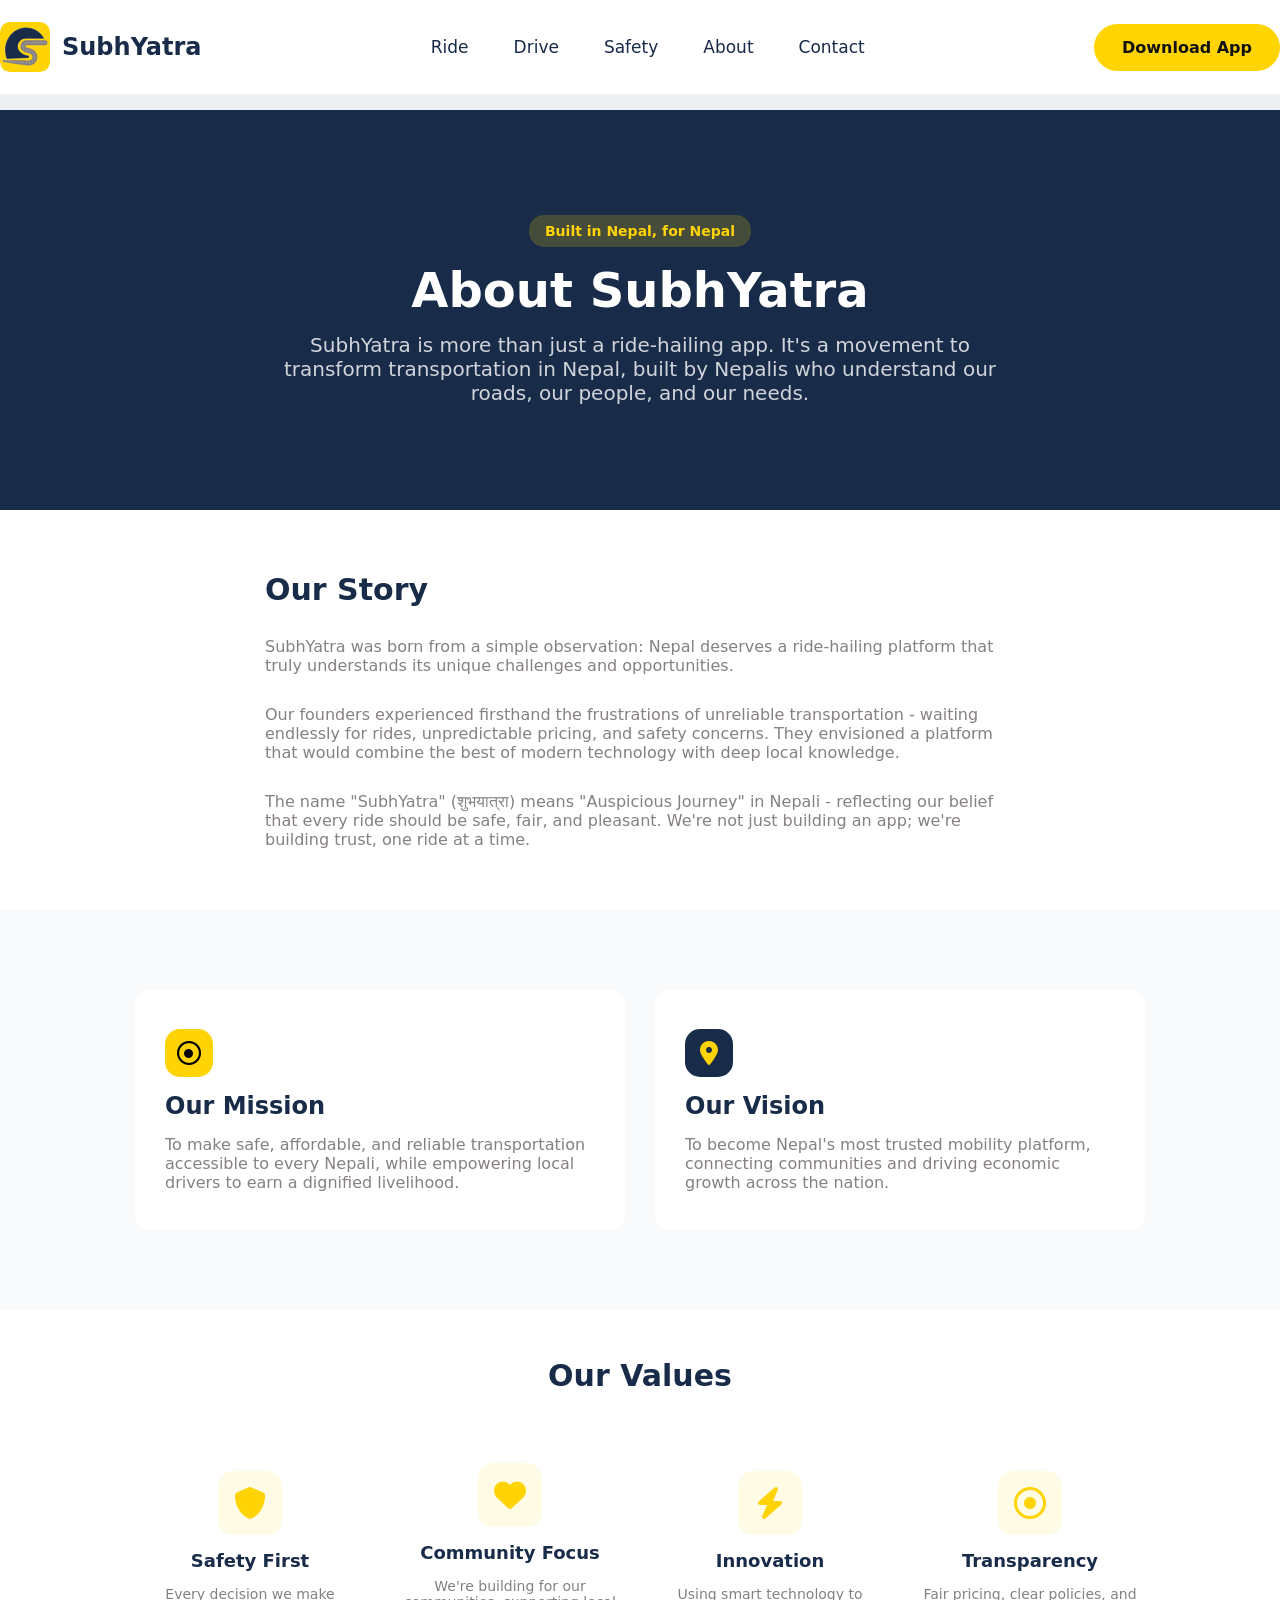
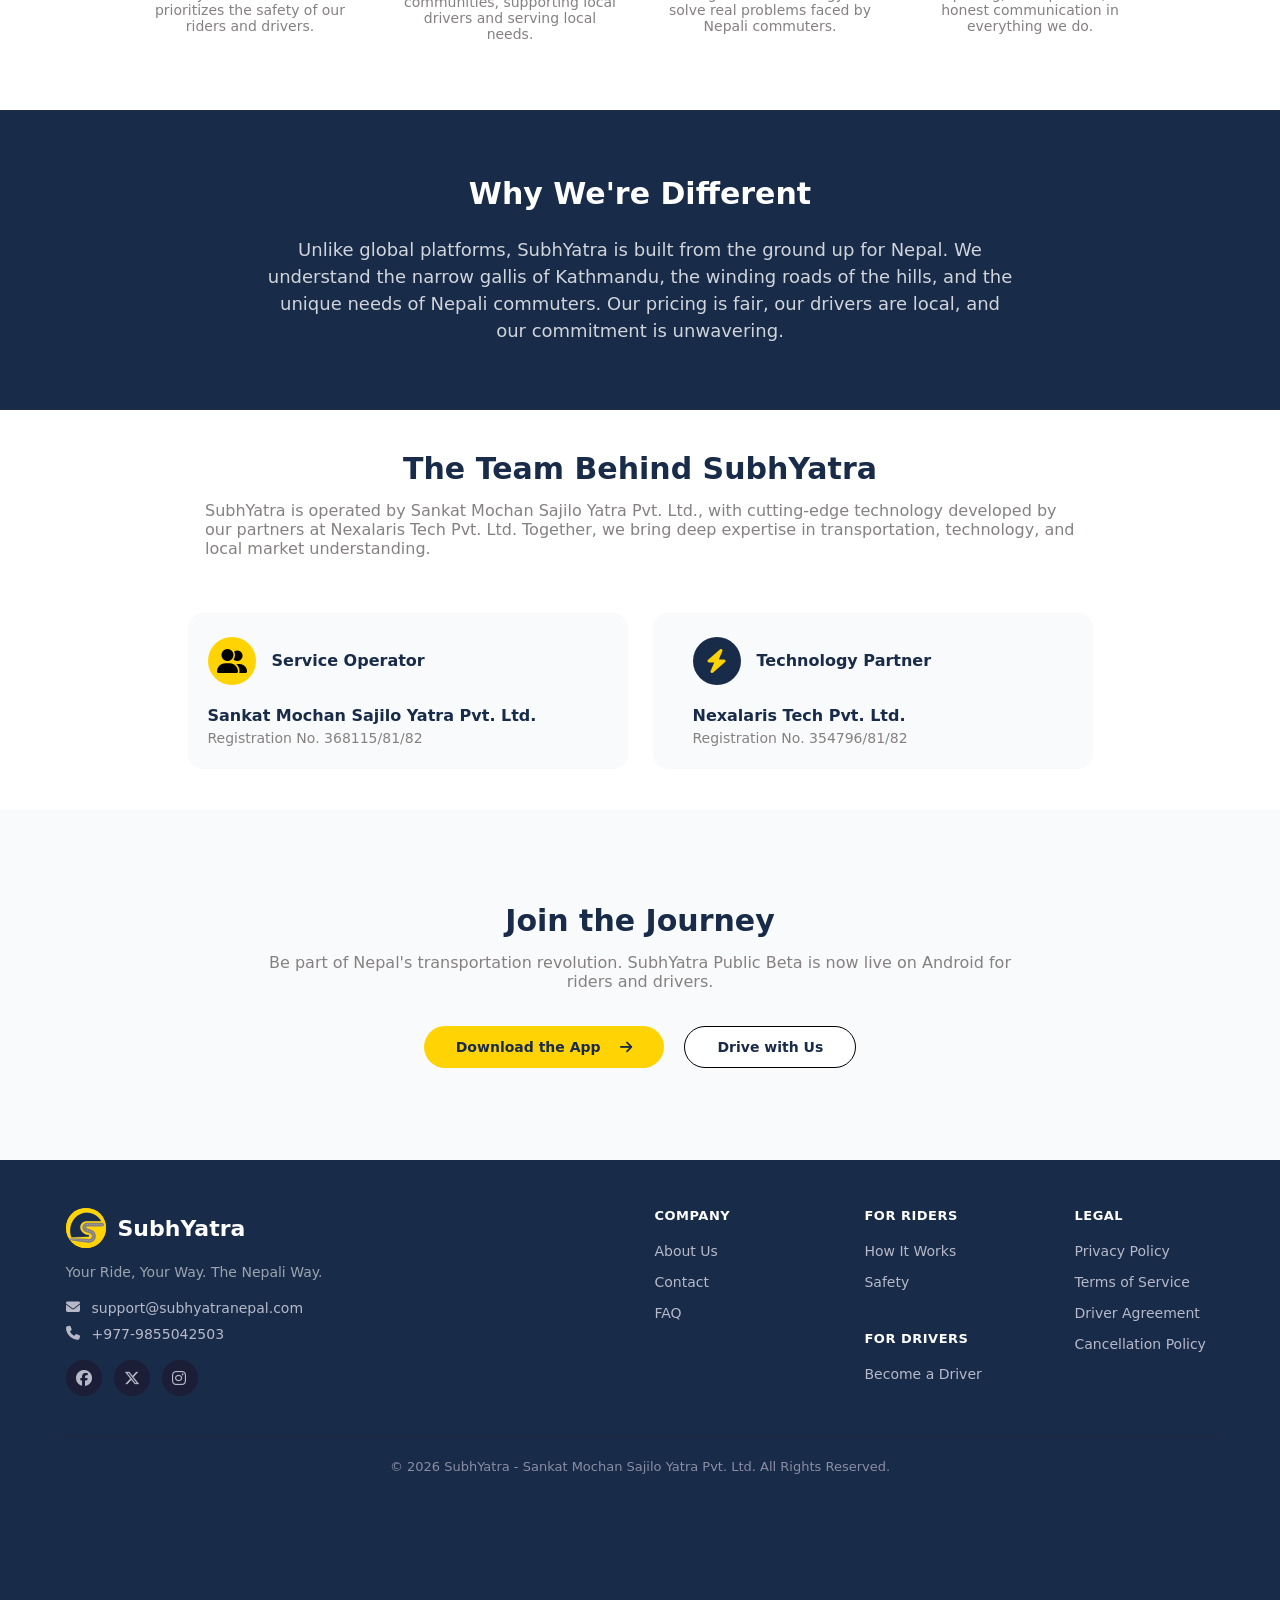
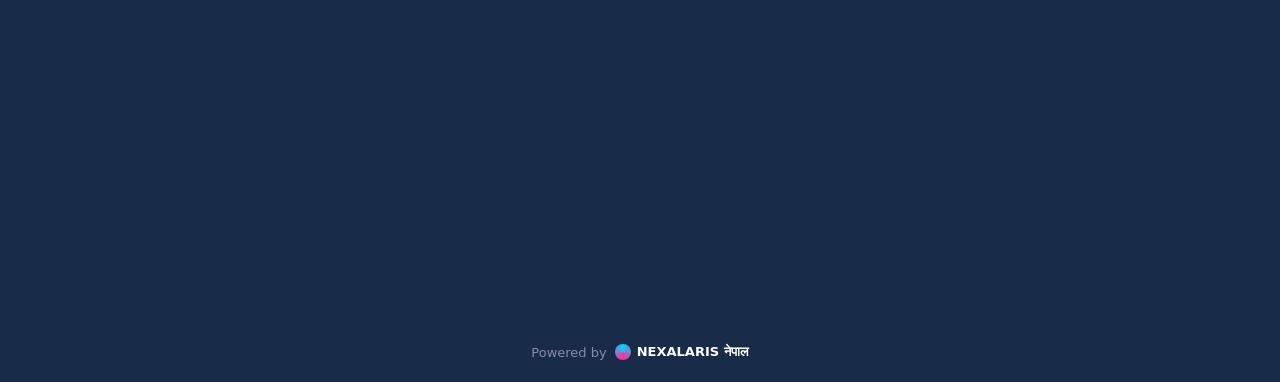
<file: pages/about.html>
<!DOCTYPE html>
<html lang="en">

<head>
    <meta charset="UTF-8">
    <meta name="viewport" content="width=device-width, initial-scale=1.0">
    <title>about</title>
    <link rel="stylesheet" href="/public/css/about.css">
    <link rel="stylesheet" href="/Responsive/about-res.css?v=1">
    <link rel="icon" type="image/png" href="/public/Images/favicon.ico">
    <link rel="stylesheet" href="https://cdnjs.cloudflare.com/ajax/libs/font-awesome/6.7.2/css/all.min.css" />

</head>

<body>
    <header>
        <input class="menu-toggle" type="checkbox" id="about-menu-toggle">

        <div class="navbar">
            <!-- Logo -->
            <div class="logo">
                <a href="/index.html">
                    <img src="/public/Images/logo.svg" alt="logo" />
                </a>
                <a href="/index.html">SubhYatra</a>
            </div>

            <!-- Navigation -->
            <ul class="nav-links">
                <li><a href="/pages/ride.html">Ride</a></li>
                <li><a href="/pages/drive.html">Drive</a></li>
                <li><a href="/pages/safety.html">Safety</a></li>
                <li><a href="/pages/about.html">About</a></li>
                <li><a href="/pages/contact.html">Contact</a></li>
            </ul>
            <button class="download-btn">Download App</button>

            <label class="menu-btn" for="about-menu-toggle" aria-label="Open navigation menu">
                <i class="fa-solid fa-bars"></i>
            </label>
        </div>

        <nav class="mobile-menu" aria-label="Mobile navigation">
            <div class="mobile-menu-head">
                <a class="mobile-logo" href="/index.html" aria-label="SubhYatra homepage">
                    <img src="/public/Images/logo.svg" alt="SubhYatra logo">
                    <span>SubhYatra</span>
                </a>

                <label class="close-menu" for="about-menu-toggle" aria-label="Close navigation menu">
                    <i class="fa-solid fa-xmark"></i>
                </label>
            </div>

            <ul class="mobile-nav-links">
                <li><a href="/pages/ride.html">Ride</a></li>
                <li><a href="/pages/drive.html">Drive</a></li>
                <li><a href="/pages/safety.html">Safety</a></li>
                <li><a href="/pages/about.html">About</a></li>
                <li><a href="/pages/contact.html">Contact</a></li>
            </ul>

            <div class="mobile-menu-bottom">
                <button type="button">Download App</button>
            </div>
        </nav>
    </header>
    <!-- top little space -->
    <div class="nav-space"> </div>
    <!-- container 1 -->
    <section class="cont-1">
        <div class="cont1-content">
            <p class="cont1-top">Built in Nepal, for Nepal</p>
            <h1 class="cont1-head">About SubhYatra</h1>
            <p class="cont1-det">SubhYatra is more than just a ride-hailing app. It's a movement to transform
                transportation in Nepal, built by Nepalis who understand our roads, our people, and our needs.</p>
        </div>
    </section>
    <!-- container 2 -->
    <section class="cont-1 cont-2">
        <div class="cont2-content">
            <h2 class="uni-head">Our Story</h2>
            <p class="cont2-par">SubhYatra was born from a simple observation: Nepal deserves a ride-hailing platform
                that truly
                understands its unique challenges and opportunities.</p>
            <p class="cont2-par">Our founders experienced firsthand the frustrations of unreliable transportation -
                waiting endlessly for
                rides, unpredictable pricing, and safety concerns. They envisioned a platform that would combine the
                best of modern technology with deep local knowledge.</p>
            <p class="cont2-par">The name "SubhYatra" (शुभयात्रा) means "Auspicious Journey" in Nepali - reflecting our
                belief that every
                ride should be safe, fair, and pleasant. We're not just building an app; we're building trust, one ride
                at a time.</p>
        </div>

    </section>
    <!-- container 3 -->
    <section class="cont-3 cont-1">
        <div class="d3-boxes">
            <!-- box 1 -->
            <div class="d3-box">
                <div class="d3-icon">
                    <i class="fa-regular fa-circle-dot"></i>
                </div>
                <h2>Our Mission</h2>
                <p class="cont2-par">To make safe, affordable, and reliable transportation accessible to every Nepali,
                    while empowering local drivers to earn a dignified livelihood.</p>
            </div>
            <!-- box 2 -->
            <div class="d3-box">
                <div class="d3-icon box2-icon">
                    <i class="fa-solid fa-location-dot"></i>
                </div>
                <h2>Our Vision</h2>
                <p class="cont2-par">To become Nepal's most trusted mobility platform, connecting communities and
                    driving economic growth across the nation.</p>
            </div>
        </div>
    </section>
    <!-- container 4 -->
    <section class="cont-4  ">
        <h2 class="uni-head">Our Values</h2>
        <div class="d4-boxes">
            <!-- box 1 -->
            <div class="d4-box">
                <div class="d4-icon d3-icon">
                    <i class="fa-solid fa-shield"></i>
                </div>
                <h2>Safety First</h2>
                <p class="d4-par">Every decision we make prioritizes the safety of our riders and drivers.</p>
            </div>
            <!-- box 2 -->
            <div class="d4-box">
                <div class="d4-icon d3-icon">
                    <i class="fa-solid fa-heart"></i>
                </div>
                <h2>Community Focus</h2>
                <p class="d4-par">We're building for our communities, supporting local drivers and serving local needs.
                </p>
            </div>
            <!-- box 3 -->
            <div class="d4-box">
                <div class="d4-icon d3-icon">
                    <i class="fa-solid fa-bolt"></i>
                </div>
                <h2>Innovation
                </h2>
                <p class="d4-par">Using smart technology to solve real problems faced by Nepali commuters.</p>
            </div>
            <!-- box 4 -->
            <div class="d4-box">
                <div class="d4-icon d3-icon">
                    <i class="fa-regular fa-circle-dot"></i>
                </div>
                <h2>Transparency</h2>
                <p class="d4-par">Fair pricing, clear policies, and honest communication in everything we do.</p>
            </div>
        </div>
    </section>
    <!-- container 5-->
    <section class="cont-5 cont-1">
        <div class="cont5-content cont1-content">
            <h2>Why We're Different</h2>
            <p class="cont5-det">Unlike global platforms, SubhYatra is built from the ground up for Nepal. We understand
                the narrow gallis of Kathmandu, the winding roads of the hills, and the unique needs of Nepali
                commuters. Our pricing is fair, our drivers are local, and our commitment is unwavering.</p>
        </div>
    </section>
    <!-- container 6 -->
    <section class="cont-6">
        <div class="cont6-content  ">
            <h1 class="uni-head">The Team Behind SubhYatra</h1>
            <p class="cont2-par">SubhYatra is operated by Sankat Mochan Sajilo Yatra Pvt. Ltd., with cutting-edge
                technology developed by our partners at Nexalaris Tech Pvt. Ltd. Together, we bring deep expertise in
                transportation, technology, and local market understanding.</p>

            <div class="d6-boxes">
                <!-- box 1 -->
                <div class="d6-box ">
                    <div class="d6-icon  ">
                        <i class="fa-solid fa-user-group"></i>
                        <span>Service Operator</span>
                    </div>
                    <h4>Sankat Mochan Sajilo Yatra Pvt. Ltd.</h4>
                    <p class="d4-par">Registration No. 368115/81/82</p>
                </div>
                <!-- box 2 -->
                <div class="d6-box">
                    <div class="d6-box ">
                        <div class="d6-icon d6-iconB  ">
                            <i class="fa-solid fa-bolt"></i>
                            <span>Technology Partner</span>
                        </div>
                        <h4>Nexalaris Tech Pvt. Ltd.</h4>
                        <p class="d4-par">Registration No. 354796/81/82</p>
                    </div>
                </div>
            </div>
        </div>
    </section>
    <!-- container 7 -->
    <section class="cont-7 cont-1 cont-3">
        <div class="cont7-content cont1-content">
            <h2 class="uni-head">Join the Journey</h2>
            <p class="cont2-par ">Be part of Nepal's transportation revolution. SubhYatra Public Beta is now live on
                Android for riders and drivers.</p>
            <div class="d7-buttons">
                <button class="dwnld-btn">Download the App <i class="fa-solid fa-arrow-right"></i></button>
                <button class="drive-btn">Drive with Us</button>
            </div>
        </div>
    </section>
    <!-- footer -->
    <footer class="footer">
        <div class="footer-top">
            <!-- Brand -->
            <div class="cnt-1">
                <div class="brand-logo">
                    <img src="/public/Images/logo.svg" alt="img not found">
                    <span class="brand-name">SubhYatra</span>
                </div>
                <p class="tagline">Your Ride, Your Way. The Nepali Way.</p>

                <div class="contact-item">
                    <i class="fa-solid fa-envelope"></i>
                    <span>support@subhyatranepal.com</span>
                </div>
                <div class="contact-item">
                    <i class="fa-solid fa-phone"></i>
                    <span>+977-9855042503</span>
                </div>

                <div class="social-icons">
                    <a href="#" aria-label="Facebook">
                        <i class="fa-brands fa-facebook"></i>
                    </a>
                    <a href="#" aria-label="Twitter">
                        <i class="fa-brands fa-x-twitter"></i>
                    </a>
                    <a href="#" aria-label="Instagram">
                        <i class="fa-brands fa-instagram"></i>
                    </a>
                </div>
            </div>

            <!-- Link columns -->
            <div class="links-wrapper">
                <div class="link-column">
                    <h4>COMPANY</h4>
                    <ul>
                        <li><a href="#">About Us</a></li>
                        <li><a href="#">Contact</a></li>
                        <li><a href="#">FAQ</a></li>
                    </ul>
                </div>

                <div class="link-group">
                    <div class="link-column">
                        <h4>FOR RIDERS</h4>
                        <ul>
                            <li><a href="#">How It Works</a></li>
                            <li><a href="#">Safety</a></li>
                        </ul>
                    </div>
                    <div class="link-column">
                        <h4>FOR DRIVERS</h4>
                        <ul>
                            <li><a href="#">Become a Driver</a></li>
                        </ul>
                    </div>
                </div>

                <div class="link-column">
                    <h4>LEGAL</h4>
                    <ul>
                        <li><a href="#">Privacy Policy</a></li>
                        <li><a href="#">Terms of Service</a></li>
                        <li><a href="#">Driver Agreement</a></li>
                        <li><a href="#">Cancellation Policy</a></li>
                    </ul>
                </div>
            </div>
        </div>

        <div class="footer-bottom">
            <span>© 2026 SubhYatra - Sankat Mochan Sajilo Yatra Pvt. Ltd. All Rights Reserved.</span>
            <div class="powered-by">
                <span>Powered by</span>
                <span class="brand-mark"><span class="dot"></span> NEXALARIS नेपाल</span>
            </div>
        </div>
    </footer>
</body>

</html>
</file>
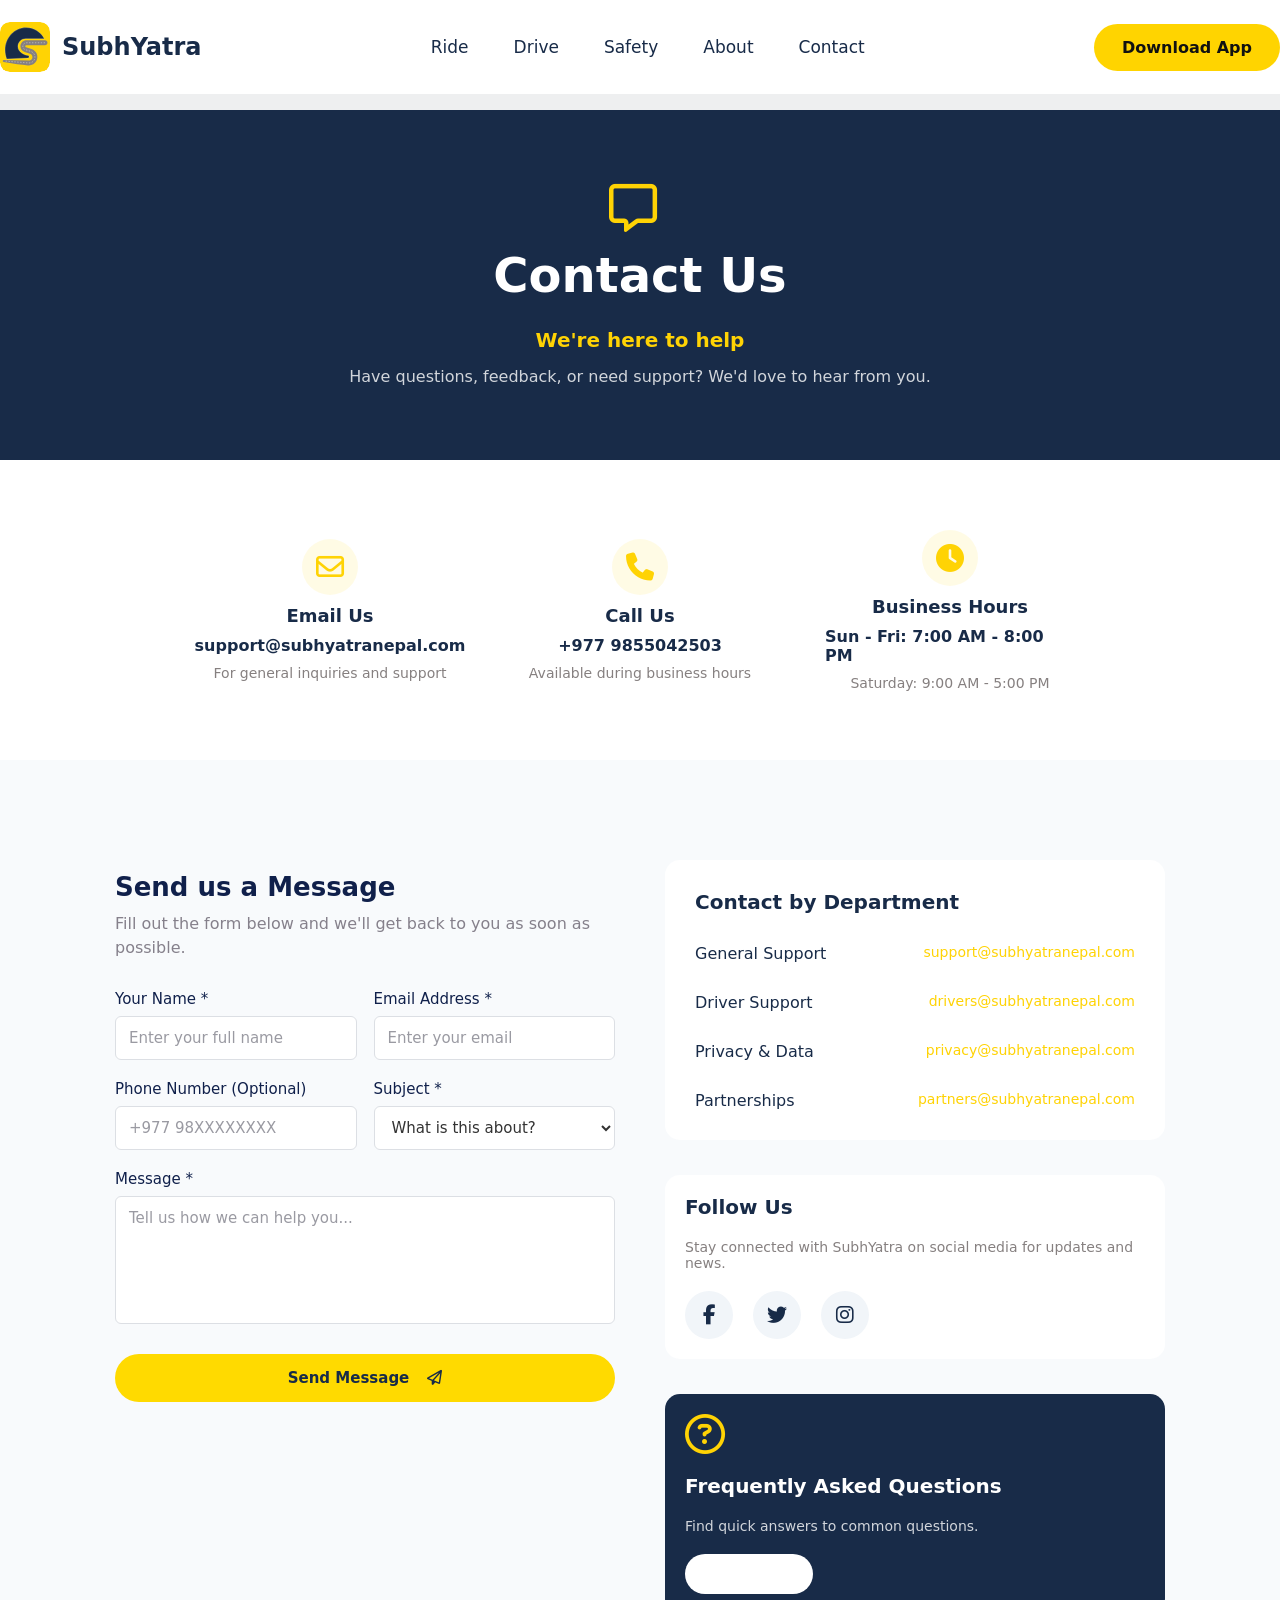
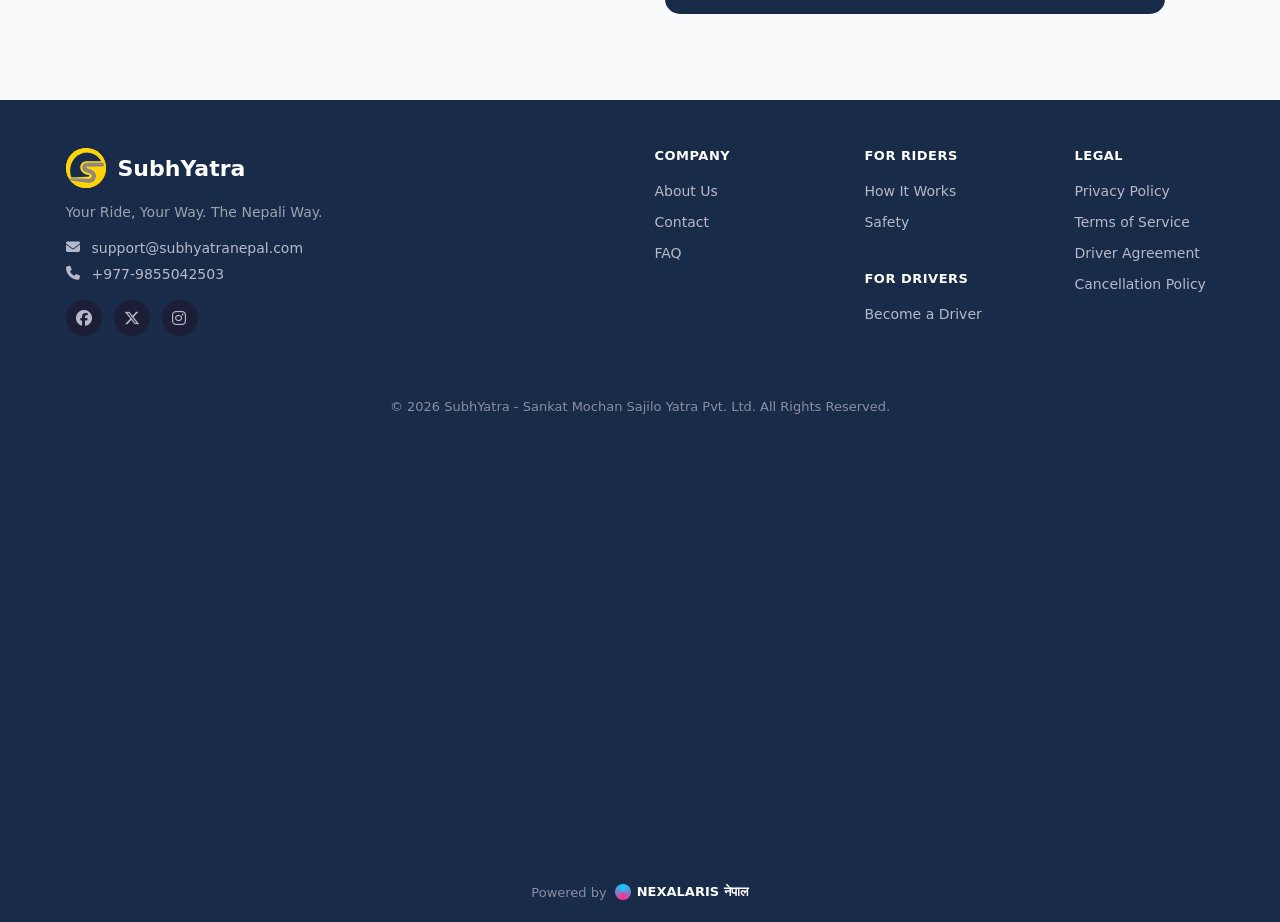
<file: pages/contact.html>
<!DOCTYPE html>
<html lang="en">

<head>
    <meta charset="UTF-8">
    <meta name="viewport" content="width=device-width, initial-scale=1.0">
    <title>contact</title>
    <link rel="stylesheet" href="/public/css/contact.css">
    <link rel="stylesheet" href="/Responsive/contact-res.css?v=1">
    <link rel="icon" type="image/png" href="/public/Images/favicon.ico">
    <link rel="stylesheet" href="https://cdnjs.cloudflare.com/ajax/libs/font-awesome/6.7.2/css/all.min.css" />

</head>

<body>
    <header>
        <input class="menu-toggle" type="checkbox" id="contact-menu-toggle">

        <div class="navbar">
            <!-- Logo -->
            <div class="logo">
                <a href="/index.html">
                    <img src="/public/Images/logo.svg" alt="logo" />
                </a>
                <a href="/index.html">SubhYatra</a>
            </div>

            <!-- Navigation -->
            <ul class="nav-links">
                <li><a href="/pages/ride.html">Ride</a></li>
                <li><a href="/pages/drive.html">Drive</a></li>
                <li><a href="/pages/safety.html">Safety</a></li>
                <li><a href="/pages/about.html">About</a></li>
                <li><a href="/pages/contact.html">Contact</a></li>
            </ul>
            <button class="download-btn">Download App</button>

            <label class="menu-btn" for="contact-menu-toggle" aria-label="Open navigation menu">
                <i class="fa-solid fa-bars"></i>
            </label>
        </div>

        <nav class="mobile-menu" aria-label="Mobile navigation">
            <div class="mobile-menu-head">
                <a class="mobile-logo" href="/index.html" aria-label="SubhYatra homepage">
                    <img src="/public/Images/logo.svg" alt="SubhYatra logo">
                    <span>SubhYatra</span>
                </a>

                <label class="close-menu" for="contact-menu-toggle" aria-label="Close navigation menu">
                    <i class="fa-solid fa-xmark"></i>
                </label>
            </div>

            <ul class="mobile-nav-links">
                <li><a href="/pages/ride.html">Ride</a></li>
                <li><a href="/pages/drive.html">Drive</a></li>
                <li><a href="/pages/safety.html">Safety</a></li>
                <li><a href="/pages/about.html">About</a></li>
                <li><a href="/pages/contact.html">Contact</a></li>
            </ul>

            <div class="mobile-menu-bottom">
                <button type="button">Download App</button>
            </div>
        </nav>
    </header>
    <!-- top little space -->
    <div class="nav-space"> </div>

    <!-- container 1 -->
    <section class="cont-1">
        <i class="fa-regular fa-message"></i>
        <h1>Contact Us</h1>
        <h3>We're here to help</h3>
        <p>Have questions, feedback, or need support? We'd love to hear from you.</p>
    </section>
    <!-- container 2 -->
    <section class="cont-2">
        <div class="d2-boxes">
            <!-- box 1 -->
            <div class="d2-box">
                <div class="d2-icon">
                    <i class="fa-regular fa-envelope"></i>
                </div>
                <h2>Email Us</h2>
                <h3>support@subhyatranepal.com</h3>
                <p>For general inquiries and support</p>
            </div>
            <!-- box 2 -->
            <div class="d2-box">
                <div class="d2-icon">
                    <i class="fa-solid fa-phone"></i>
                </div>
                <h2>Call Us</h2>
                <h3>+977 9855042503</h3>
                <p>Available during business hours</p>
            </div>
            <!-- box 3 -->
            <div class="d2-box">
                <div class="d2-icon">
                    <i class="fa-solid fa-clock"></i>
                </div>
                <h2>Business Hours</h2>
                <h3>Sun - Fri: 7:00 AM - 8:00 PM</h3>
                <p>Saturday: 9:00 AM - 5:00 PM</p>
            </div>

        </div>
    </section>
    <!-- container 3 -->
    <section class="cont-3">
        <div class="d3-content">
            <!-- left box -->
            <div class="form-fill">
                <div class="contact-container">

                    <h1>Send us a Message</h1>

                    <p class="intro">
                        Fill out the form below and we'll get back to you as soon as possible.
                    </p>

                    <form>

                        <div class="form-row">

                            <div class="form-group">
                                <label for="name">Your Name *</label>
                                <input type="text" id="name" placeholder="Enter your full name">
                            </div>

                            <div class="form-group">
                                <label for="email">Email Address *</label>
                                <input type="email" id="email" placeholder="Enter your email">
                            </div>

                        </div>


                        <div class="form-row">

                            <div class="form-group">
                                <label for="phone">Phone Number (Optional)</label>
                                <input type="tel" id="phone" placeholder="+977 98XXXXXXXX">
                            </div>

                            <div class="form-group">
                                <label for="subject">Subject *</label>

                                <select id="subject">
                                    <option value="">What is this about?</option>
                                    <option value="support">Support</option>
                                    <option value="feedback">Feedback</option>
                                    <option value="complaint">Complaint</option>
                                    <option value="other">Other</option>
                                </select>

                            </div>

                        </div>


                        <div class="form-group message-group">
                            <label for="message">Message *</label>

                            <textarea id="message" placeholder="Tell us how we can help you..."></textarea>
                        </div>


                        <button class="msg-btn" type="submit">
                            <span>Send Message</span>
                            <span class="send-icon"><i class="fa-regular fa-paper-plane"></i></span>
                        </button>

                    </form>

                </div>

            </div>
            <!-- right boxes -->
            <div class="rt-boxes">
                <div class="box-r1">
                    <h2>Contact by Department</h2>
                    <ul>
                        <li>
                            <span class="li-name">General Support</span>
                            <span class="mail">support@subhyatranepal.com</span>
                        </li>
                        <li>
                            <span class="li-name">Driver Support</span>
                            <span class="mail">drivers@subhyatranepal.com</span>
                        </li>
                        <li>
                            <span class="li-name">Privacy & Data</span>
                            <span class="mail">privacy@subhyatranepal.com</span>
                        </li>
                        <li>
                            <span class="li-name"> Partnerships</span>
                            <span class="mail">partners@subhyatranepal.com</span>
                        </li>

                    </ul>
                </div>
                <!-- right box 2 -->
                <div class="box-r2">
                    <h2>Follow Us</h2>
                    <p>Stay connected with SubhYatra on social media for updates and news.</p>
                    <div class="rt-icons">
                        <i class="fa-brands fa-facebook-f"></i>
                        <i class="fa-brands fa-twitter"></i>
                        <i class="fa-brands fa-instagram"></i>
                    </div>
                </div>
                <!-- box 3 -->
                <div class="box-r3">
                    <i class="fa-regular fa-circle-question"></i>
                    <h2>Frequently Asked Questions</h2>
                    <p>Find quick answers to common questions.</p>
                    <div class="blank"></div>
                </div>
            </div>
        </div>

    </section>

    <!-- footer -->
    <footer class="footer">
        <div class="footer-top">
            <!-- Brand -->
            <div class="cnt-1">
                <div class="brand-logo">
                    <img src="/public/Images/logo.svg" alt="img not found">
                    <span class="brand-name">SubhYatra</span>
                </div>
                <p class="tagline">Your Ride, Your Way. The Nepali Way.</p>

                <div class="contact-item">
                    <i class="fa-solid fa-envelope"></i>
                    <span>support@subhyatranepal.com</span>
                </div>
                <div class="contact-item">
                    <i class="fa-solid fa-phone"></i>
                    <span>+977-9855042503</span>
                </div>

                <div class="social-icons">
                    <a href="#" aria-label="Facebook">
                        <i class="fa-brands fa-facebook"></i>
                    </a>
                    <a href="#" aria-label="Twitter">
                        <i class="fa-brands fa-x-twitter"></i>
                    </a>
                    <a href="#" aria-label="Instagram">
                        <i class="fa-brands fa-instagram"></i>
                    </a>
                </div>
            </div>

            <!-- Link columns -->
            <div class="links-wrapper">
                <div class="link-column">
                    <h4>COMPANY</h4>
                    <ul>
                        <li><a href="#">About Us</a></li>
                        <li><a href="#">Contact</a></li>
                        <li><a href="#">FAQ</a></li>
                    </ul>
                </div>

                <div class="link-group">
                    <div class="link-column">
                        <h4>FOR RIDERS</h4>
                        <ul>
                            <li><a href="#">How It Works</a></li>
                            <li><a href="#">Safety</a></li>
                        </ul>
                    </div>
                    <div class="link-column">
                        <h4>FOR DRIVERS</h4>
                        <ul>
                            <li><a href="#">Become a Driver</a></li>
                        </ul>
                    </div>
                </div>

                <div class="link-column">
                    <h4>LEGAL</h4>
                    <ul>
                        <li><a href="#">Privacy Policy</a></li>
                        <li><a href="#">Terms of Service</a></li>
                        <li><a href="#">Driver Agreement</a></li>
                        <li><a href="#">Cancellation Policy</a></li>
                    </ul>
                </div>
            </div>
        </div>

        <div class="footer-bottom">
            <span>© 2026 SubhYatra - Sankat Mochan Sajilo Yatra Pvt. Ltd. All Rights Reserved.</span>
            <div class="powered-by">
                <span>Powered by</span>
                <span class="brand-mark"><span class="dot"></span> NEXALARIS नेपाल</span>
            </div>
        </div>
    </footer>
</body>

</html>
</file>
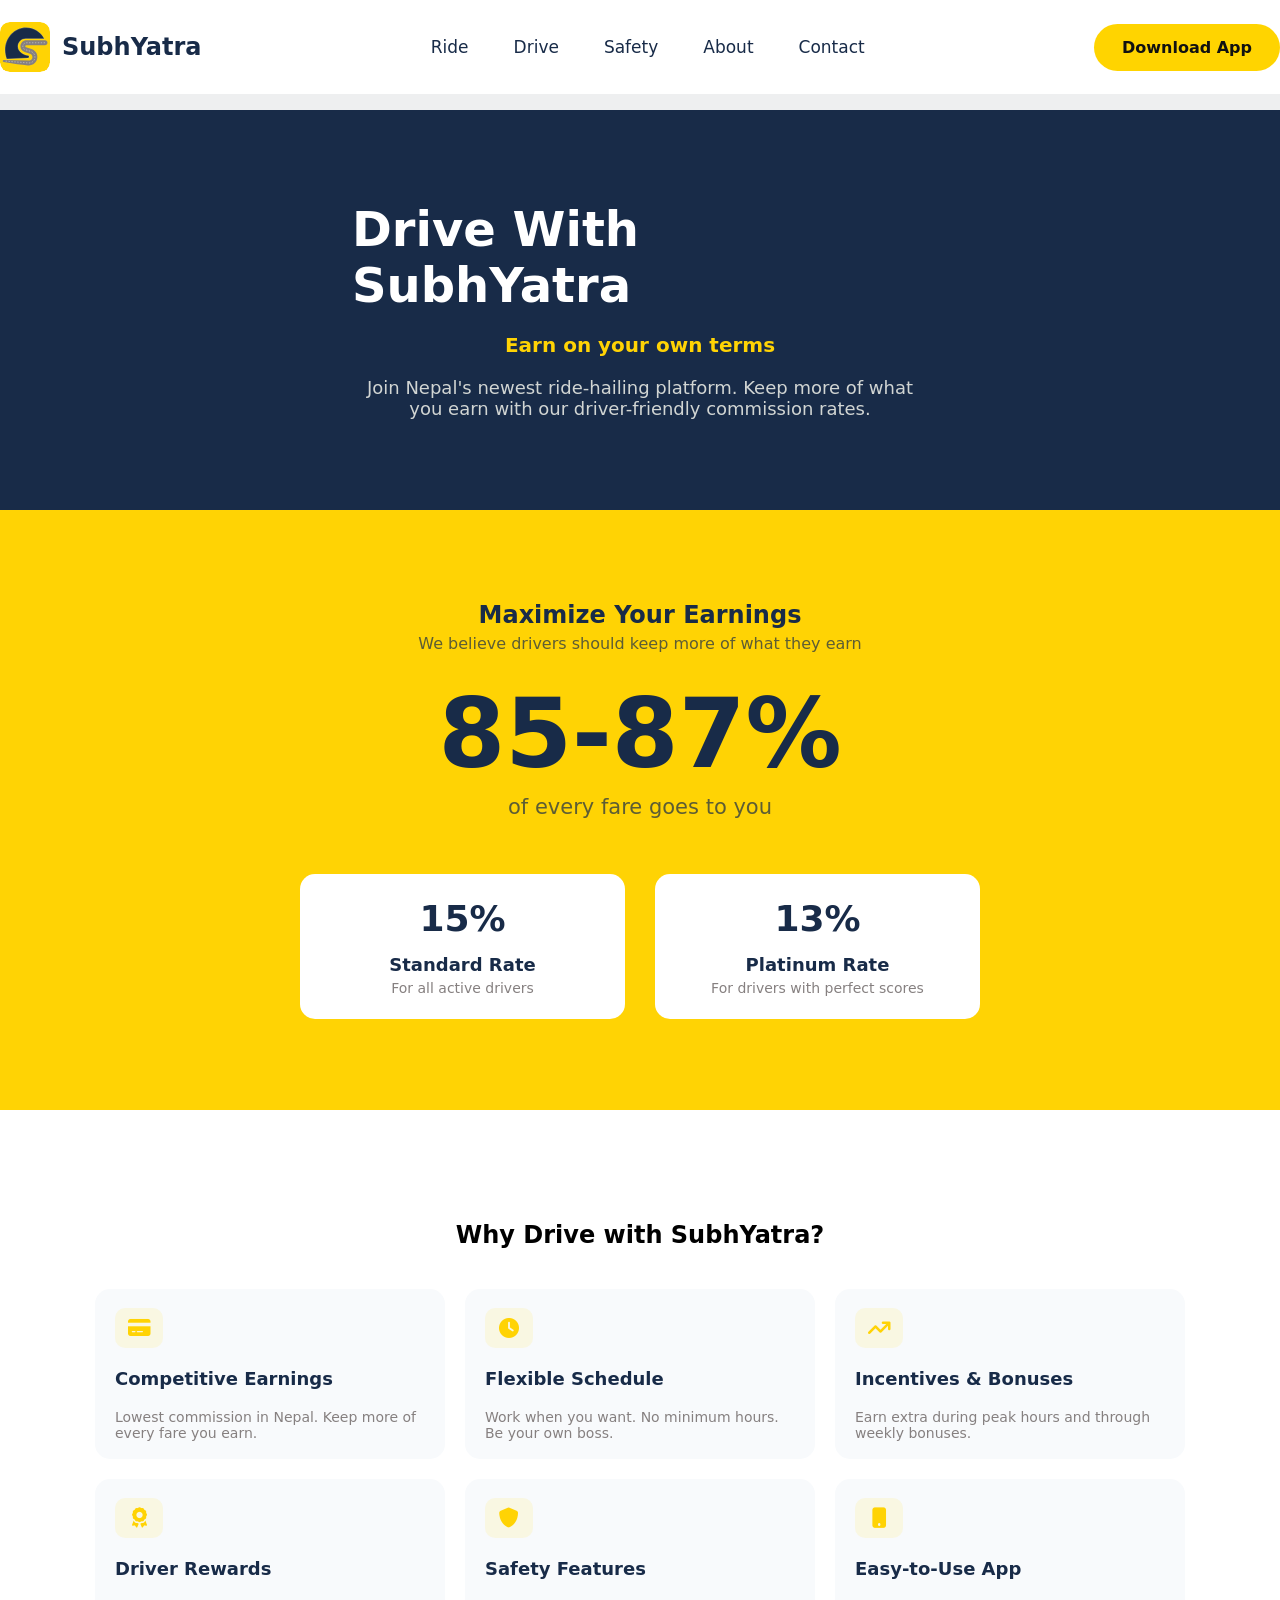
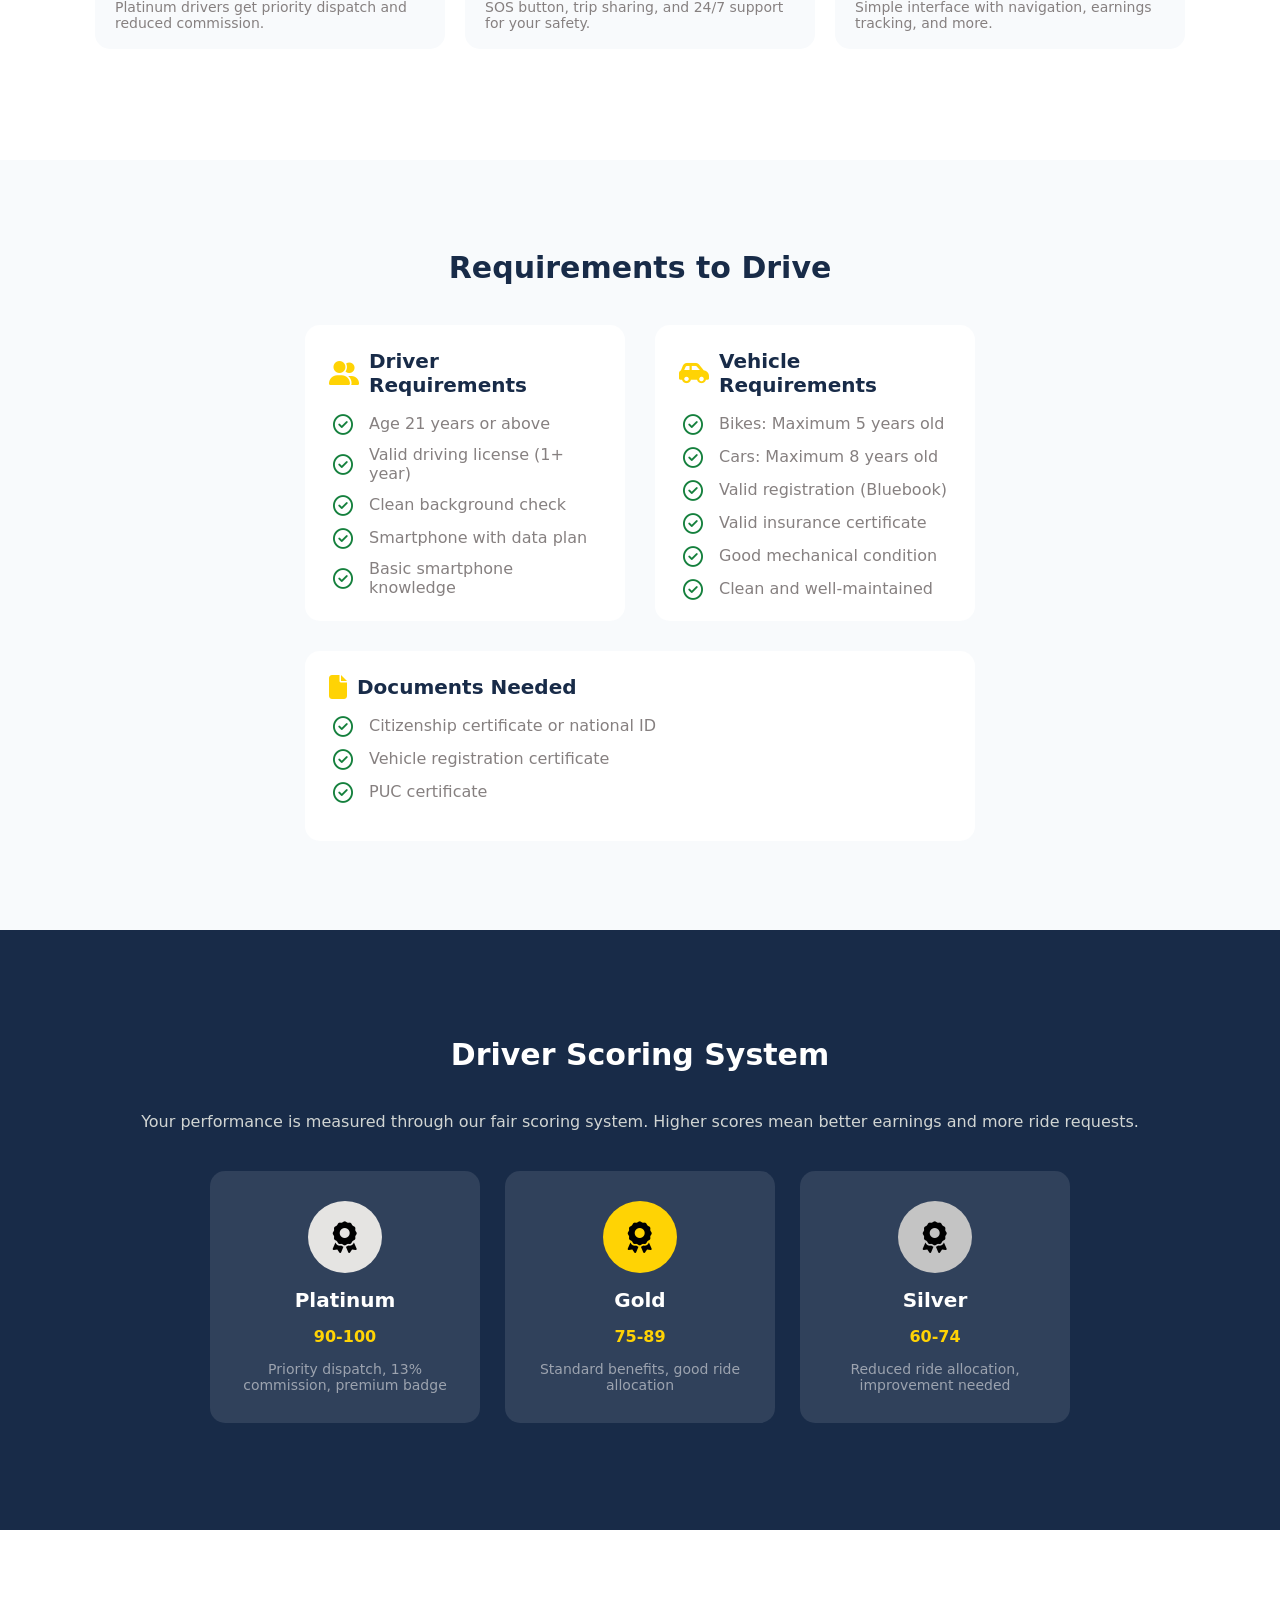
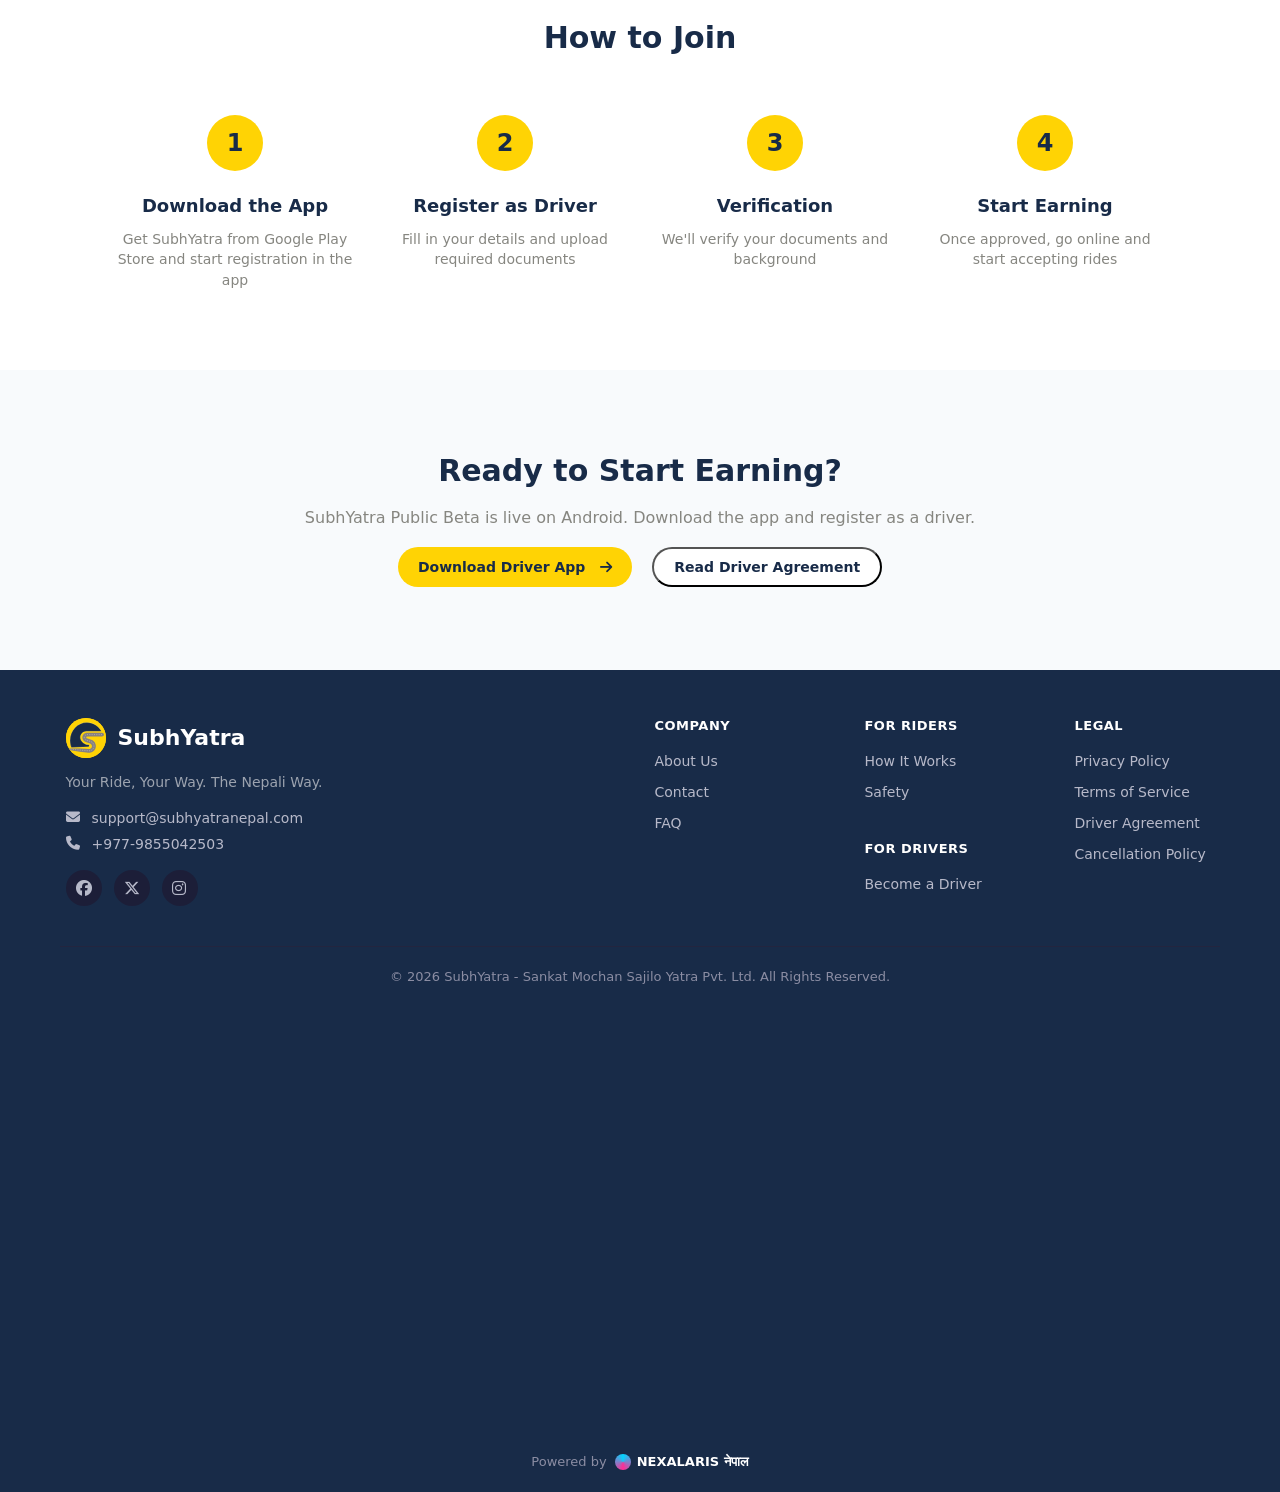
<file: pages/drive.html>
<!DOCTYPE html>
<html lang="en">

<head>
    <meta charset="UTF-8">
    <meta name="viewport" content="width=device-width, initial-scale=1.0">
    <title>drive</title>
    <link rel="stylesheet" href="/public/css/drive.css">
    <link rel="stylesheet" href="/Responsive/drive-res.css?v=2">
    <link rel="icon" type="image/png" href="/public/Images/favicon.ico">
    <link rel="stylesheet" href="https://cdnjs.cloudflare.com/ajax/libs/font-awesome/6.7.2/css/all.min.css" />

</head>

<body>
    <header>
        <input class="menu-toggle" type="checkbox" id="drive-menu-toggle">

        <div class="navbar">
            <!-- Logo -->
            <div class="logo">
                <a href="/index.html">
                    <img src="/public/Images/logo.svg" alt="logo" />
                </a>
                <a href="/index.html">SubhYatra</a>
            </div>

            <!-- Navigation -->
            <ul class="nav-links">
                <li><a href="/pages/ride.html">Ride</a></li>
                <li><a href="/pages/drive.html">Drive</a></li>
                <li><a href="/pages/safety.html">Safety</a></li>
                <li><a href="/pages/about.html">About</a></li>
                <li><a href="/pages/contact.html">Contact</a></li>
            </ul>
            <button class="download-btn">Download App</button>

            <label class="menu-btn" for="drive-menu-toggle" aria-label="Open navigation menu">
                <i class="fa-solid fa-bars"></i>
            </label>
        </div>

        <nav class="mobile-menu" aria-label="Mobile navigation">
            <div class="mobile-menu-head">
                <a class="mobile-logo" href="/index.html" aria-label="SubhYatra homepage">
                    <img src="/public/Images/logo.svg" alt="SubhYatra logo">
                    <span>SubhYatra</span>
                </a>

                <label class="close-menu" for="drive-menu-toggle" aria-label="Close navigation menu">
                    <i class="fa-solid fa-xmark"></i>
                </label>
            </div>

            <ul class="mobile-nav-links">
                <li><a href="/pages/ride.html">Ride</a></li>
                <li><a href="/pages/drive.html">Drive</a></li>
                <li><a href="/pages/safety.html">Safety</a></li>
                <li><a href="/pages/about.html">About</a></li>
                <li><a href="/pages/contact.html">Contact</a></li>
            </ul>

            <div class="mobile-menu-bottom">
                <button type="button">Download App</button>
            </div>
        </nav>
    </header>
    <!-- top little space -->
    <div class="nav-space"> </div>
    <!-- container 1 -->
    <section class="cont-1">
        <div class="content">
            <h1>Drive With SubhYatra</h1>
            <p class="line1">Earn on your own terms</p>
            <p class="line2">Join Nepal's newest ride-hailing platform. Keep more of what you earn with our
                driver-friendly commission rates.</p>
        </div>
    </section>

    <!-- container 2 -->
    <section class="cont-2">
        <h2>Maximize Your Earnings</h2>
        <p class="d2-line2">We believe drivers should keep more of what they earn</p>
        <h1>85-87%</h1>
        <p class="d2-line4">of every fare goes to you</p>
        <div class="d2-boxes">
            <!-- box 1 -->
            <div class="box">
                <p class="percent">15%</p>
                <p class="standard">Standard Rate</p>
                <p class="active-drivers">For all active drivers</p>
            </div>
            <!-- box 2 -->
            <div class="box">
                <p class="percent">13%</p>
                <p class="standard">Platinum Rate</p>
                <p class="active-drivers">For drivers with perfect scores</p>
            </div>
        </div>
    </section>

    <!-- container 3 -->
    <section class="cont-3">
        <h1>Why Drive with SubhYatra?</h1>
        <div class="d3-boxes">
            <!-- box 1 -->
            <div class="d3-box">
                <div class="d3-icon">
                    <i class="fa-solid fa-credit-card"></i>
                </div>
                <h2>Competitive Earnings</h2>
                <p>Lowest commission in Nepal. Keep more of every fare you earn.</p>
            </div>
            <!-- box 2 -->
            <div class="d3-box">
                <div class="d3-icon">
                    <i class="fa-solid fa-clock"></i>
                </div>
                <h2>Flexible Schedule</h2>
                <p>Work when you want. No minimum hours. Be your own boss.</p>
            </div>
            <!-- box 3 -->
            <div class="d3-box">
                <div class="d3-icon">
                    <i class="fa-solid fa-arrow-trend-up"></i>
                </div>
                <h2>Incentives & Bonuses</h2>
                <p>Earn extra during peak hours and through weekly bonuses.</p>
            </div>
            <!-- box 4 -->
            <div class="d3-box">
                <div class="d3-icon">
                    <i class="fa-solid fa-award"></i>
                </div>
                <h2>Driver Rewards</h2>
                <p>Platinum drivers get priority dispatch and reduced commission.</p>
            </div>
            <!-- box 5 -->
            <div class="d3-box">
                <div class="d3-icon">
                    <i class="fa-solid fa-shield"></i>
                </div>
                <h2>Safety Features</h2>
                <p>SOS button, trip sharing, and 24/7 support for your safety.</p>
            </div>
            <!-- box 6 -->
            <div class="d3-box">
                <div class="d3-icon">
                    <i class="fa-solid fa-mobile-button"></i>
                </div>
                <h2>Easy-to-Use App</h2>
                <p>Simple interface with navigation, earnings tracking, and more.</p>
            </div>
        </div>
    </section>
    <!-- container 4 -->
    <section class="cont-4">
        <h1>Requirements to Drive</h1>
        <div class="d4-boxes">
            <!-- box 1 -->
            <div class="d4-box">
                <div class="box-top">
                    <i class="fa-solid fa-user-group"></i>
                    <span>Driver Requirements</span>
                </div>
                <!-- box details -->
                <ul class="list">
                    <li class="list-details">
                        <i class="fa-regular fa-circle-check"></i>
                        <span>Age 21 years or above</span>
                    </li>
                    <li class="list-details">
                        <i class="fa-regular fa-circle-check"></i>
                        <span>Valid driving license (1+ year)</span>
                    </li>
                    <li class="list-details">
                        <i class="fa-regular fa-circle-check"></i>
                        <span>Clean background check</span>
                    </li>
                    <li class="list-details">
                        <i class="fa-regular fa-circle-check"></i>
                        <span>Smartphone with data plan</span>
                    </li>
                    <li class="list-details">
                        <i class="fa-regular fa-circle-check"></i>
                        <span>Basic smartphone knowledge</span>
                    </li>

                </ul>

            </div>
            <!-- box 2 -->
            <div class="d4-box">
                <div class="box-top">
                    <i class="fa-solid fa-car-side"></i>
                    <span>Vehicle Requirements</span>
                </div>
                <!-- box details -->
                <ul class="list">
                    <li class="list-details">
                        <i class="fa-regular fa-circle-check"></i>
                        <span>Bikes: Maximum 5 years old</span>
                    </li>
                    <li class="list-details">
                        <i class="fa-regular fa-circle-check"></i>
                        <span>Cars: Maximum 8 years old</span>
                    </li>
                    <li class="list-details">
                        <i class="fa-regular fa-circle-check"></i>
                        <span>Valid registration (Bluebook)</span>
                    </li>
                    <li class="list-details">
                        <i class="fa-regular fa-circle-check"></i>
                        <span>Valid insurance certificate</span>
                    </li>
                    <li class="list-details">
                        <i class="fa-regular fa-circle-check"></i>
                        <span>Good mechanical condition</span>
                    </li>
                    <li class="list-details">
                        <i class="fa-regular fa-circle-check"></i>
                        <span>Clean and well-maintained</span>
                    </li>
                </ul>
            </div>
            <!-- box 3 -->
            <div class="d4-box box-c">
                <div class="box-top">
                    <i class="fa-solid fa-file"></i>
                    <span>Documents Needed</span>
                </div>
                <!-- box details -->

                <ul class="list">
                    <li class="list-details">
                        <i class="fa-regular fa-circle-check"></i>
                        <span>Citizenship certificate or national ID</span>
                    </li>
                    <li class="list-details">
                        <i class="fa-regular fa-circle-check"></i>
                        <span>Vehicle registration certificate</span>
                    </li>
                    <li class="list-details">
                        <i class="fa-regular fa-circle-check"></i>
                        <span>PUC certificate</span>
                    </li>
                </ul>
            </div>
        </div>
    </section>

    <!-- container 5 -->
    <section class="cont-5">
        <h1>Driver Scoring System</h1>
        <p class="d5-par">Your performance is measured through our fair scoring system. Higher scores mean better
            earnings and more ride requests.</p>
        <div class="d5-boxes">
            <!-- box 1 -->
            <div class="d5-box">
                <i class="fa-solid fa-award"></i>
                <p class="metals">Platinum</p>
                <p class="range">90-100</p>
                <p class="box-par"> Priority dispatch, 13% commission, premium badge</p>
            </div>
            <!-- box 2 -->
            <div class="d5-box gold">
                <i class="fa-solid fa-award"></i>
                <p class="metals">Gold</p>
                <p class="range">75-89</p>
                <p class="box-par">Standard benefits, good ride allocation</p>
            </div>
            <!-- box 3 -->
            <div class="d5-box silver">
                <i class="fa-solid fa-award"></i>
                <p class="metals">Silver</p>
                <p class="range">60-74</p>
                <p class="box-par"> Reduced ride allocation, improvement needed</p>
            </div>

        </div>

    </section>
    <!-- container 6 -->
    <section class="join-section">

        <h1>How to Join</h1>

        <div class="steps">

            <!-- Step 1 -->
            <div class="step">
                <div class="step-top">
                    <div class="number">1</div>
                    <div class="line"></div>
                </div>

                <div class="step-content">
                    <h2>Download the App</h2>
                    <p>
                        Get SubhYatra from Google Play
                        Store and start registration in the app
                    </p>
                </div>
            </div>


            <!-- Step 2 -->
            <div class="step">
                <div class="step-top">
                    <div class="number">2</div>
                    <div class="line"></div>
                </div>

                <div class="step-content">
                    <h2>Register as Driver</h2>
                    <p>
                        Fill in your details and upload
                        required documents
                    </p>
                </div>
            </div>


            <!-- Step 3 -->
            <div class="step">
                <div class="step-top">
                    <div class="number">3</div>
                    <div class="line"></div>
                </div>

                <div class="step-content">
                    <h2>Verification</h2>
                    <p>
                        We'll verify your documents and
                        background
                    </p>
                </div>
            </div>


            <!-- Step 4 -->
            <div class="step">
                <div class="step-top">
                    <div class="number">4</div>
                </div>

                <div class="step-content">
                    <h2>Start Earning</h2>
                    <p>
                        Once approved, go online and start
                        accepting rides
                    </p>
                </div>
            </div>

        </div>

    </section>
    <!-- container 7 -->
    <section class="cont-7">
        <h1 class="d7-head">Ready to Start Earning?</h1>
        <p class="d7-par">SubhYatra Public Beta is live on Android. Download the app and register as a driver.</p>
        <div class="d7-buttons">
            <button class="dwnld-btn">Download Driver App
                <i class="fa-solid fa-arrow-right"></i></button>
            <button class="read-btn">Read Driver Agreement</button>
        </div>
    </section>
    <!-- footer -->
    <footer class="footer">
        <div class="footer-top">
            <!-- Brand -->
            <div class="cnt-1">
                <div class="brand-logo">
                    <img src="/public/Images/logo.svg" alt="img not found">
                    <span class="brand-name">SubhYatra</span>
                </div>
                <p class="tagline">Your Ride, Your Way. The Nepali Way.</p>

                <div class="contact-item">
                    <i class="fa-solid fa-envelope"></i>
                    <span>support@subhyatranepal.com</span>
                </div>
                <div class="contact-item">
                    <i class="fa-solid fa-phone"></i>
                    <span>+977-9855042503</span>
                </div>

                <div class="social-icons">
                    <a href="#" aria-label="Facebook">
                        <i class="fa-brands fa-facebook"></i>
                    </a>
                    <a href="#" aria-label="Twitter">
                        <i class="fa-brands fa-x-twitter"></i>
                    </a>
                    <a href="#" aria-label="Instagram">
                        <i class="fa-brands fa-instagram"></i>
                    </a>
                </div>
            </div>

            <!-- Link columns -->
            <div class="links-wrapper">
                <div class="link-column">
                    <h4>COMPANY</h4>
                    <ul>
                        <li><a href="#">About Us</a></li>
                        <li><a href="#">Contact</a></li>
                        <li><a href="#">FAQ</a></li>
                    </ul>
                </div>

                <div class="link-group">
                    <div class="link-column">
                        <h4>FOR RIDERS</h4>
                        <ul>
                            <li><a href="#">How It Works</a></li>
                            <li><a href="#">Safety</a></li>
                        </ul>
                    </div>
                    <div class="link-column">
                        <h4>FOR DRIVERS</h4>
                        <ul>
                            <li><a href="#">Become a Driver</a></li>
                        </ul>
                    </div>
                </div>

                <div class="link-column">
                    <h4>LEGAL</h4>
                    <ul>
                        <li><a href="#">Privacy Policy</a></li>
                        <li><a href="#">Terms of Service</a></li>
                        <li><a href="#">Driver Agreement</a></li>
                        <li><a href="#">Cancellation Policy</a></li>
                    </ul>
                </div>
            </div>
        </div>

        <div class="footer-bottom">
            <span>© 2026 SubhYatra - Sankat Mochan Sajilo Yatra Pvt. Ltd. All Rights Reserved.</span>
            <div class="powered-by">
                <span>Powered by</span>
                <span class="brand-mark"><span class="dot"></span> NEXALARIS नेपाल</span>
            </div>
        </div>
    </footer>
</body>

</html>
</file>
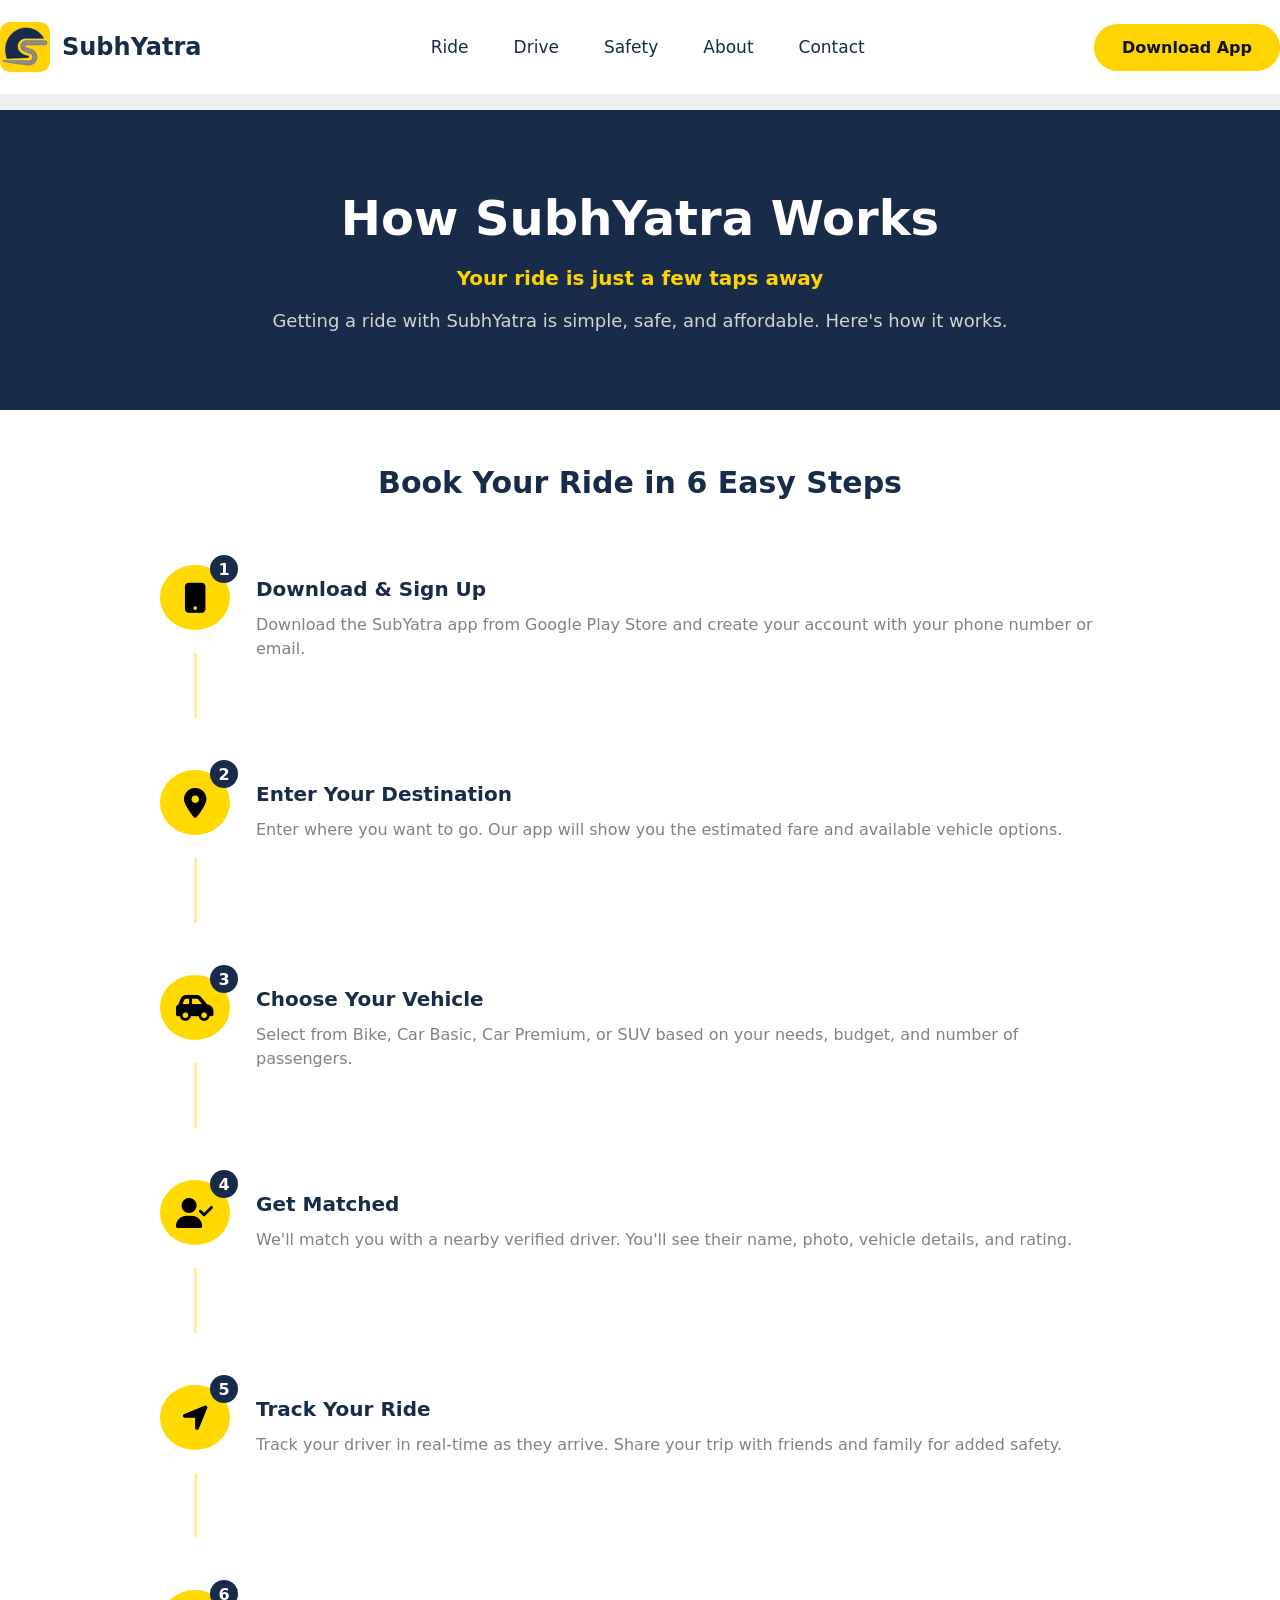
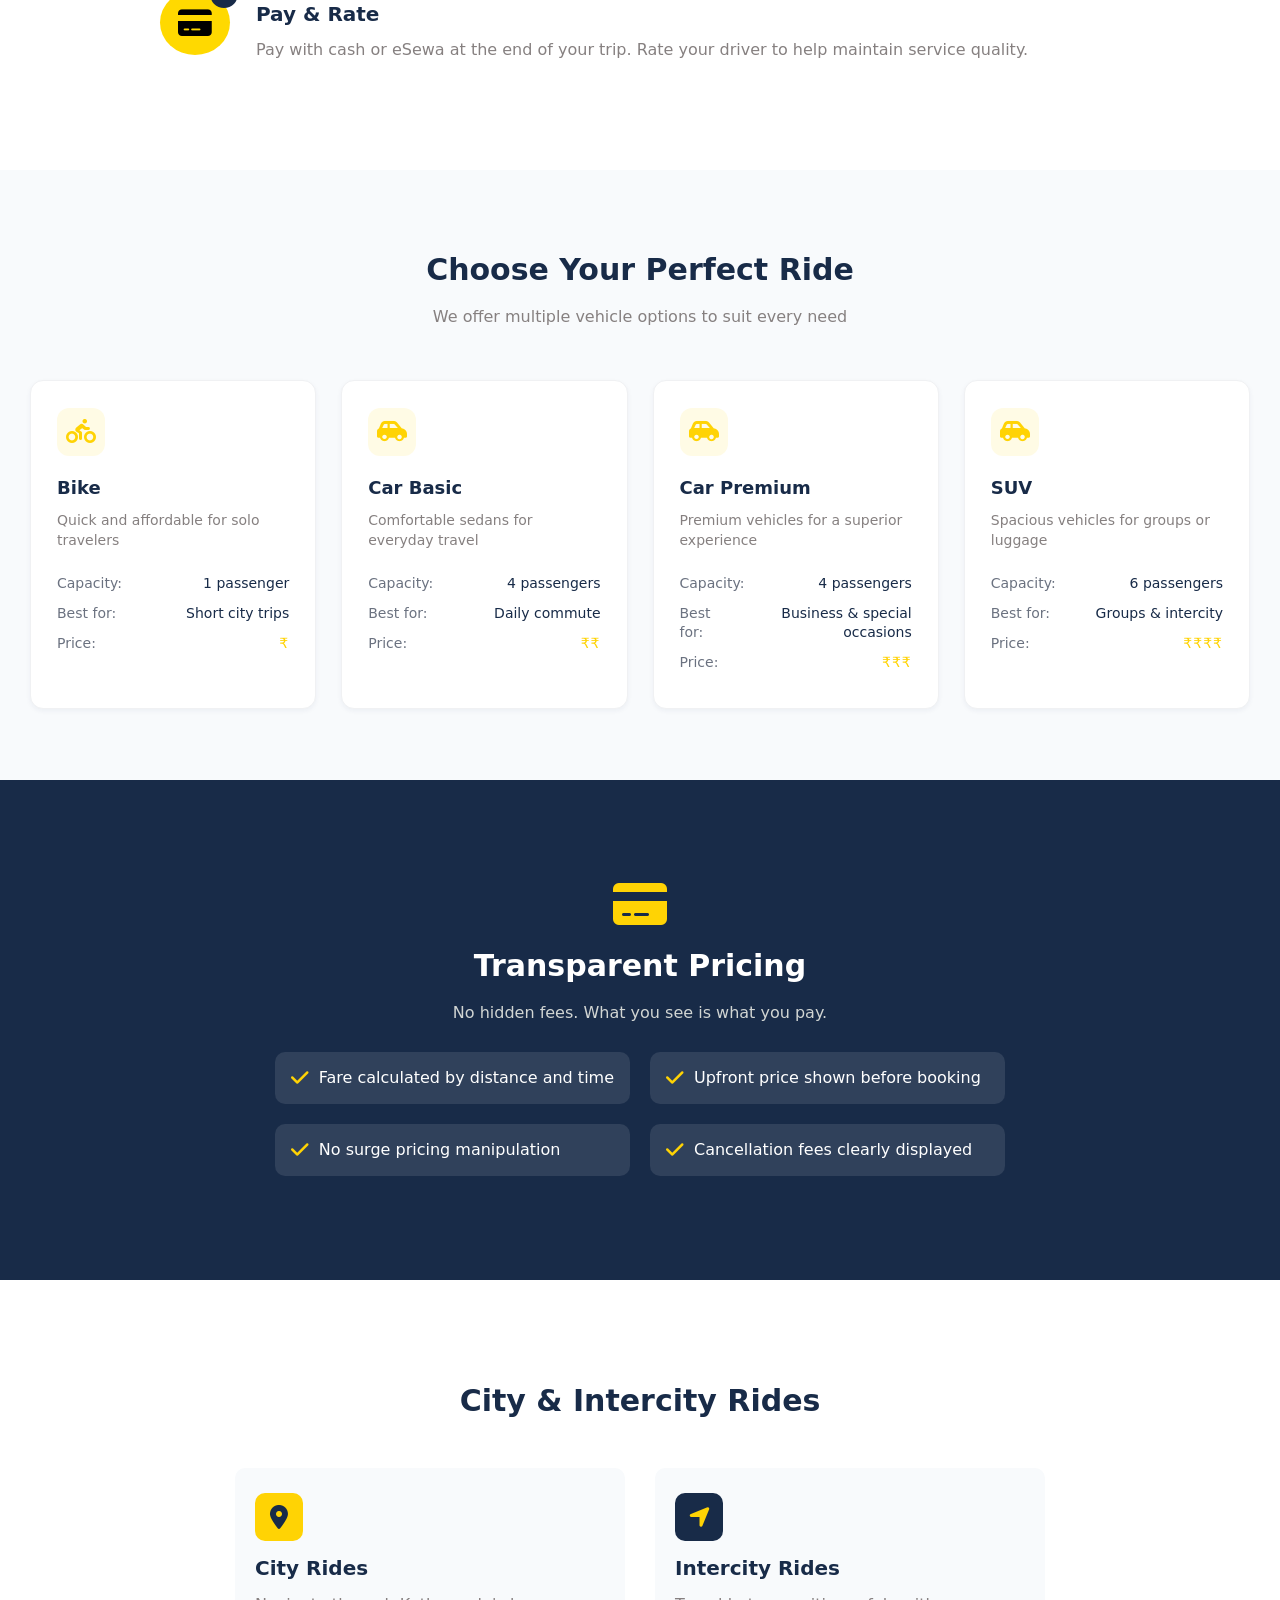
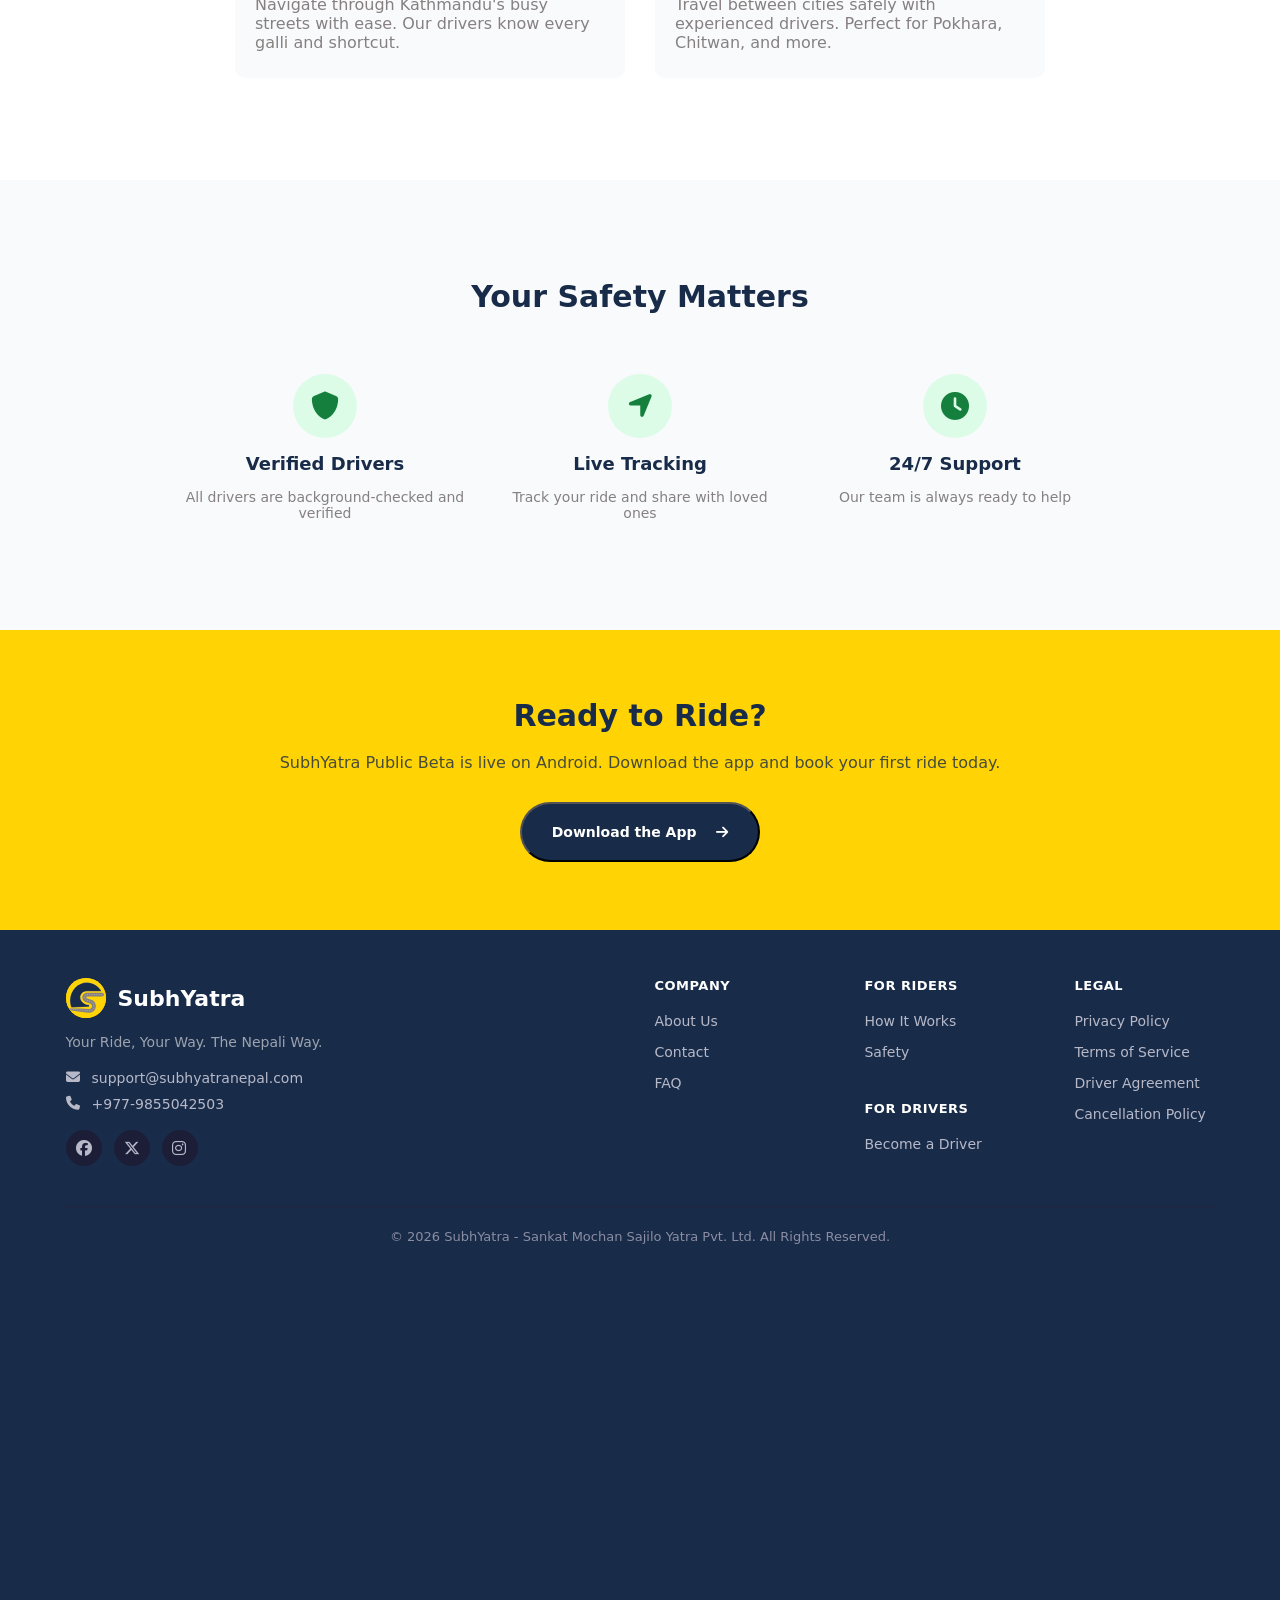
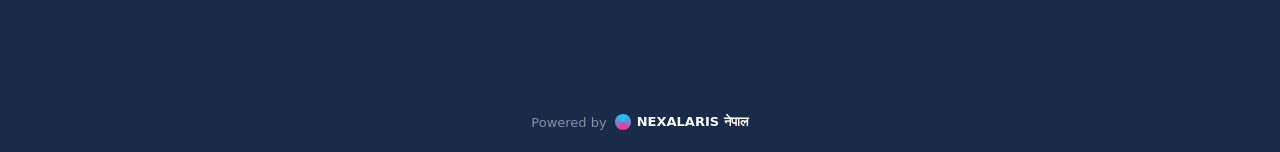
<file: pages/ride.html>
<!DOCTYPE html>
<html lang="en">

<head>
    <meta charset="UTF-8">
    <meta name="viewport" content="width=device-width, initial-scale=1.0">
    <title>ride</title>
    <link rel="icon" type="image/png" href="/public/Images/favicon.ico">
    <link rel="stylesheet" href="/public/css/ride.css">
    <link rel="stylesheet" href="/Responsive/ride-res.css?v=2">
    <link rel="stylesheet" href="https://cdnjs.cloudflare.com/ajax/libs/font-awesome/6.7.2/css/all.min.css" />
</head>

<body>
    <header>
        <input class="menu-toggle" type="checkbox" id="ride-menu-toggle">

        <div class="navbar">
            <!-- Logo -->
            <div class="logo">
                <a href="/index.html">
                    <img src="/public/Images/logo.svg" alt="logo" />
                </a>
                <a href="/index.html">SubhYatra</a>
            </div>

            <!-- Navigation -->
            <ul class="nav-links">
                <li><a href="/pages/ride.html">Ride</a></li>
                <li><a href="/pages/drive.html">Drive</a></li>
                <li><a href="/pages/safety.html">Safety</a></li>
                <li><a href="/pages/about.html">About</a></li>
                <li><a href="/pages/contact.html">Contact</a></li>
            </ul>
            <button class="download-btn">Download App</button>

            <label class="menu-btn" for="ride-menu-toggle" aria-label="Open navigation menu">
                <i class="fa-solid fa-bars"></i>
            </label>
        </div>

        <nav class="mobile-menu" aria-label="Mobile navigation">
            <div class="mobile-menu-head">
                <a class="mobile-logo" href="/index.html" aria-label="SubhYatra homepage">
                    <img src="/public/Images/logo.svg" alt="SubhYatra logo">
                    <span>SubhYatra</span>
                </a>

                <label class="close-menu" for="ride-menu-toggle" aria-label="Close navigation menu">
                    <i class="fa-solid fa-xmark"></i>
                </label>
            </div>

            <ul class="mobile-nav-links">
                <li><a href="/pages/ride.html">Ride</a></li>
                <li><a href="/pages/drive.html">Drive</a></li>
                <li><a href="/pages/safety.html">Safety</a></li>
                <li><a href="/pages/about.html">About</a></li>
                <li><a href="/pages/contact.html">Contact</a></li>
            </ul>

            <div class="mobile-menu-bottom">
                <button type="button">Download App</button>
            </div>
        </nav>
    </header>
    <!-- top little space -->
    <div class="nav-space"> </div>
    <!-- container 1 -->
    <div class="cont-1">
        <h1>How SubhYatra Works</h1>
        <p class="line-2">Your ride is just a few taps away</p>
        <p class="line-3">Getting a ride with SubhYatra is simple, safe, and affordable. Here's how it works.</p>
    </div>

    <section class="steps-section">

        <h1 class="steps-title">
            Book Your Ride in 6 Easy Steps
        </h1>

        <div class="steps">

            <!-- Step 1 -->
            <div class="step">

                <div class="step-icon">

                    <!-- Phone icon -->
                    <i class="fa-solid fa-mobile-button"></i>

                    <span class="step-number">1</span>
                </div>

                <div class="step-content">
                    <h3>Download &amp; Sign Up</h3>

                    <p>
                        Download the SubYatra app from Google Play Store and create your
                        account with your phone number or email.
                    </p>
                </div>

            </div>


            <!-- Step 2 -->
            <div class="step">

                <div class="step-icon">

                    <!-- Location icon -->
                    <i class="fa-solid fa-location-dot"></i>

                    <span class="step-number">2</span>
                </div>

                <div class="step-content">
                    <h3>Enter Your Destination</h3>

                    <p>
                        Enter where you want to go. Our app will show you the estimated
                        fare and available vehicle options.
                    </p>
                </div>

            </div>


            <!-- Step 3 -->
            <div class="step">

                <div class="step-icon">

                    <!-- Car icon -->
                    <i class="fa-solid fa-car-side"></i>
                    <span class="step-number">3</span>
                </div>

                <div class="step-content">
                    <h3>Choose Your Vehicle</h3>

                    <p>
                        Select from Bike, Car Basic, Car Premium, or SUV based on your
                        needs, budget, and number of passengers.
                    </p>
                </div>

            </div>


            <!-- Step 4 -->
            <div class="step">

                <div class="step-icon">

                    <!-- Payment/card icon -->
                    <i class="fa-solid fa-user-check"></i>

                    <span class="step-number">4</span>
                </div>

                <div class="step-content">
                    <h3>Get Matched</h3>

                    <p>
                        We'll match you with a nearby verified driver. You'll see their name, photo, vehicle details,
                        and rating.
                    </p>
                </div>

            </div>


            <!-- Step 5 -->
            <div class="step">

                <div class="step-icon">

                    <!-- Driver icon -->
                    <i class="fa-solid fa-location-arrow"></i>

                    <span class="step-number">5</span>
                </div>

                <div class="step-content">
                    <h3>Track Your Ride</h3>

                    <p>
                        Track your driver in real-time as they arrive. Share your trip with friends and family for added
                        safety.
                    </p>
                </div>

            </div>


            <!-- Step 6 -->
            <div class="step">

                <div class="step-icon">

                    <!-- Check icon -->
                    <i class="fa-solid fa-credit-card"></i>

                    <span class="step-number">6</span>
                </div>

                <div class="step-content">
                    <h3>Pay & Rate
                    </h3>

                    <p>
                        Pay with cash or eSewa at the end of your trip. Rate your driver to help maintain service
                        quality.
                    </p>
                </div>

            </div>

        </div>
    </section>
    <!-- container-3 -->
    <section class="ride-section">

        <div class="section-header">
            <h1>Choose Your Perfect Ride</h1>
            <p>We offer multiple vehicle options to suit every need</p>
        </div>

        <div class="vehicle-container">

            <!-- Bike -->
            <div class="vehicle-card">

                <div class="vehicle-icon">
                    <span><i class="fa-solid fa-person-biking"></i></span>
                </div>

                <h2>Bike</h2>

                <p class="description">
                    Quick and affordable for solo travelers
                </p>

                <div class="details">
                    <div class="detail">
                        <span>Capacity:</span>
                        <strong>1 passenger</strong>
                    </div>

                    <div class="detail">
                        <span>Best for:</span>
                        <strong>Short city trips</strong>
                    </div>

                    <div class="detail">
                        <span>Price:</span>
                        <strong class="price">₹</strong>
                    </div>
                </div>

            </div>


            <!-- Car Basic -->
            <div class="vehicle-card">

                <div class="vehicle-icon">
                    <span><i class="fa-solid fa-car-side"></i></span>
                </div>

                <h2>Car Basic</h2>

                <p class="description">
                    Comfortable sedans for everyday travel
                </p>

                <div class="details">
                    <div class="detail">
                        <span>Capacity:</span>
                        <strong>4 passengers</strong>
                    </div>

                    <div class="detail">
                        <span>Best for:</span>
                        <strong>Daily commute</strong>
                    </div>

                    <div class="detail">
                        <span>Price:</span>
                        <strong class="price">₹₹</strong>
                    </div>
                </div>

            </div>


            <!-- Car Premium -->
            <div class="vehicle-card">

                <div class="vehicle-icon">
                    <span><i class="fa-solid fa-car-side"></i></span>
                </div>

                <h2>Car Premium</h2>

                <p class="description">
                    Premium vehicles for a superior experience
                </p>

                <div class="details">
                    <div class="detail">
                        <span>Capacity:</span>
                        <strong>4 passengers</strong>
                    </div>

                    <div class="detail">
                        <span>Best for:</span>
                        <strong>Business &amp; special occasions</strong>
                    </div>

                    <div class="detail">
                        <span>Price:</span>
                        <strong class="price">₹₹₹</strong>
                    </div>
                </div>

            </div>


            <!-- SUV -->
            <div class="vehicle-card">

                <div class="vehicle-icon">
                    <span><i class="fa-solid fa-car-side"></i></span>
                </div>

                <h2>SUV</h2>

                <p class="description">
                    Spacious vehicles for groups or luggage
                </p>

                <div class="details">
                    <div class="detail">
                        <span>Capacity:</span>
                        <strong>6 passengers</strong>
                    </div>

                    <div class="detail">
                        <span>Best for:</span>
                        <strong>Groups &amp; intercity</strong>
                    </div>

                    <div class="detail">
                        <span>Price:</span>
                        <strong class="price">₹₹₹₹</strong>
                    </div>
                </div>

            </div>

        </div>

    </section>

    <!-- container-4 -->
    <section>

        <div class="cont-4">
            <div class="content">
                <div class="icon">
                    <i class="fa-solid fa-credit-card"></i>
                </div>
                <h2>Transparent Pricing</h2>
                <p>No hidden fees. What you see is what you pay.</p>
            </div>
            <div class="d4-boxes">
                <div class="box">
                    <i class="fa-solid fa-check"></i>
                    <p>Fare calculated by distance and time</p>
                </div>
                <div class="box">
                    <i class="fa-solid fa-check"></i>
                    <p>Upfront price shown before booking</p>
                </div>
                <div class="box">
                    <i class="fa-solid fa-check"></i>
                    <p>No surge pricing manipulation</p>
                </div>
                <div class="box">
                    <i class="fa-solid fa-check"></i>
                    <p>Cancellation fees clearly displayed</p>
                </div>
            </div>
        </div>
    </section>

    <!-- container 5 -->
    <div class="cont-5">
        <h1>City & Intercity Rides</h1>
        <div class="d5-boxes">
            <!-- box 1 -->
            <div class="rides">
                <div class="d5-icon">
                    <i class="fa-solid fa-location-dot"></i>
                </div>

                <h2>City Rides</h2>
                <p>Navigate through Kathmandu's busy streets with ease. Our drivers know every galli and shortcut.</p>
            </div>
            <!-- box 2 -->

            <div class="rides">
                <div class="d5-icon d5-iconB">
                    <i class="fa-solid fa-location-arrow"></i>
                </div>

                <h2>Intercity Rides</h2>
                <p>Travel between cities safely with experienced drivers. Perfect for Pokhara, Chitwan, and more.</p>
            </div>

        </div>
    </div>
    <section>

    </section>
    <!-- container-6 -->
    <section>
        <div class="cont-6">
            <h1>Your Safety Matters</h1>
            <div class="d6-boxes">
                <!-- BOX 1 -->
                <div class="d6-Box">
                    <div class="d6-icon">
                        <i class="fa-solid fa-shield"></i>
                    </div>
                    <h2>Verified Drivers</h2>
                    <p>All drivers are background-checked and verified</p>
                </div>
                <!-- box 2 -->
                <div class="d6-Box">
                    <div class="d6-icon">
                        <i class="fa-solid fa-location-arrow"></i>
                    </div>
                    <h2>Live Tracking</h2>
                    <p>Track your ride and share with loved ones</p>
                </div>
                <!-- box 3 -->
                <div class="d6-Box">
                    <div class="d6-icon">
                        <i class="fa-solid fa-clock"></i>
                    </div>
                    <h2>24/7 Support</h2>
                    <p>Our team is always ready to help</p>
                </div>
            </div>
        </div>
    </section>
    <!-- container -  7 -->
    <section>
        <div class="cont-7">
            <h1>Ready to Ride?</h1>
            <p>SubhYatra Public Beta is live on Android. Download the app and book your first ride today.</p>
            <button>Download the App <i class="fa-solid fa-arrow-right"></i></button>
        </div>
    </section>
    <!-- footer -->
    <footer class="footer">
        <div class="footer-top">
            <!-- Brand -->
            <div class="cnt-1">
                <div class="brand-logo">
                    <img src="/public/Images/logo.svg" alt="img not found">
                    <span class="brand-name">SubhYatra</span>
                </div>
                <p class="tagline">Your Ride, Your Way. The Nepali Way.</p>

                <div class="contact-item">
                    <i class="fa-solid fa-envelope"></i>
                    <span>support@subhyatranepal.com</span>
                </div>
                <div class="contact-item">
                    <i class="fa-solid fa-phone"></i>
                    <span>+977-9855042503</span>
                </div>

                <div class="social-icons">
                    <a href="#" aria-label="Facebook">
                        <i class="fa-brands fa-facebook"></i>
                    </a>
                    <a href="#" aria-label="Twitter">
                        <i class="fa-brands fa-x-twitter"></i>
                    </a>
                    <a href="#" aria-label="Instagram">
                        <i class="fa-brands fa-instagram"></i>
                    </a>
                </div>
            </div>

            <!-- Link columns -->
            <div class="links-wrapper">
                <div class="link-column">
                    <h4>COMPANY</h4>
                    <ul>
                        <li><a href="#">About Us</a></li>
                        <li><a href="#">Contact</a></li>
                        <li><a href="#">FAQ</a></li>
                    </ul>
                </div>

                <div class="link-group">
                    <div class="link-column">
                        <h4>FOR RIDERS</h4>
                        <ul>
                            <li><a href="#">How It Works</a></li>
                            <li><a href="#">Safety</a></li>
                        </ul>
                    </div>
                    <div class="link-column">
                        <h4>FOR DRIVERS</h4>
                        <ul>
                            <li><a href="#">Become a Driver</a></li>
                        </ul>
                    </div>
                </div>

                <div class="link-column">
                    <h4>LEGAL</h4>
                    <ul>
                        <li><a href="#">Privacy Policy</a></li>
                        <li><a href="#">Terms of Service</a></li>
                        <li><a href="#">Driver Agreement</a></li>
                        <li><a href="#">Cancellation Policy</a></li>
                    </ul>
                </div>
            </div>
        </div>

        <div class="footer-bottom">
            <span>© 2026 SubhYatra - Sankat Mochan Sajilo Yatra Pvt. Ltd. All Rights Reserved.</span>
            <div class="powered-by">
                <span>Powered by</span>
                <span class="brand-mark"><span class="dot"></span> NEXALARIS नेपाल</span>
            </div>
        </div>
    </footer>

</body>

</html>
</file>
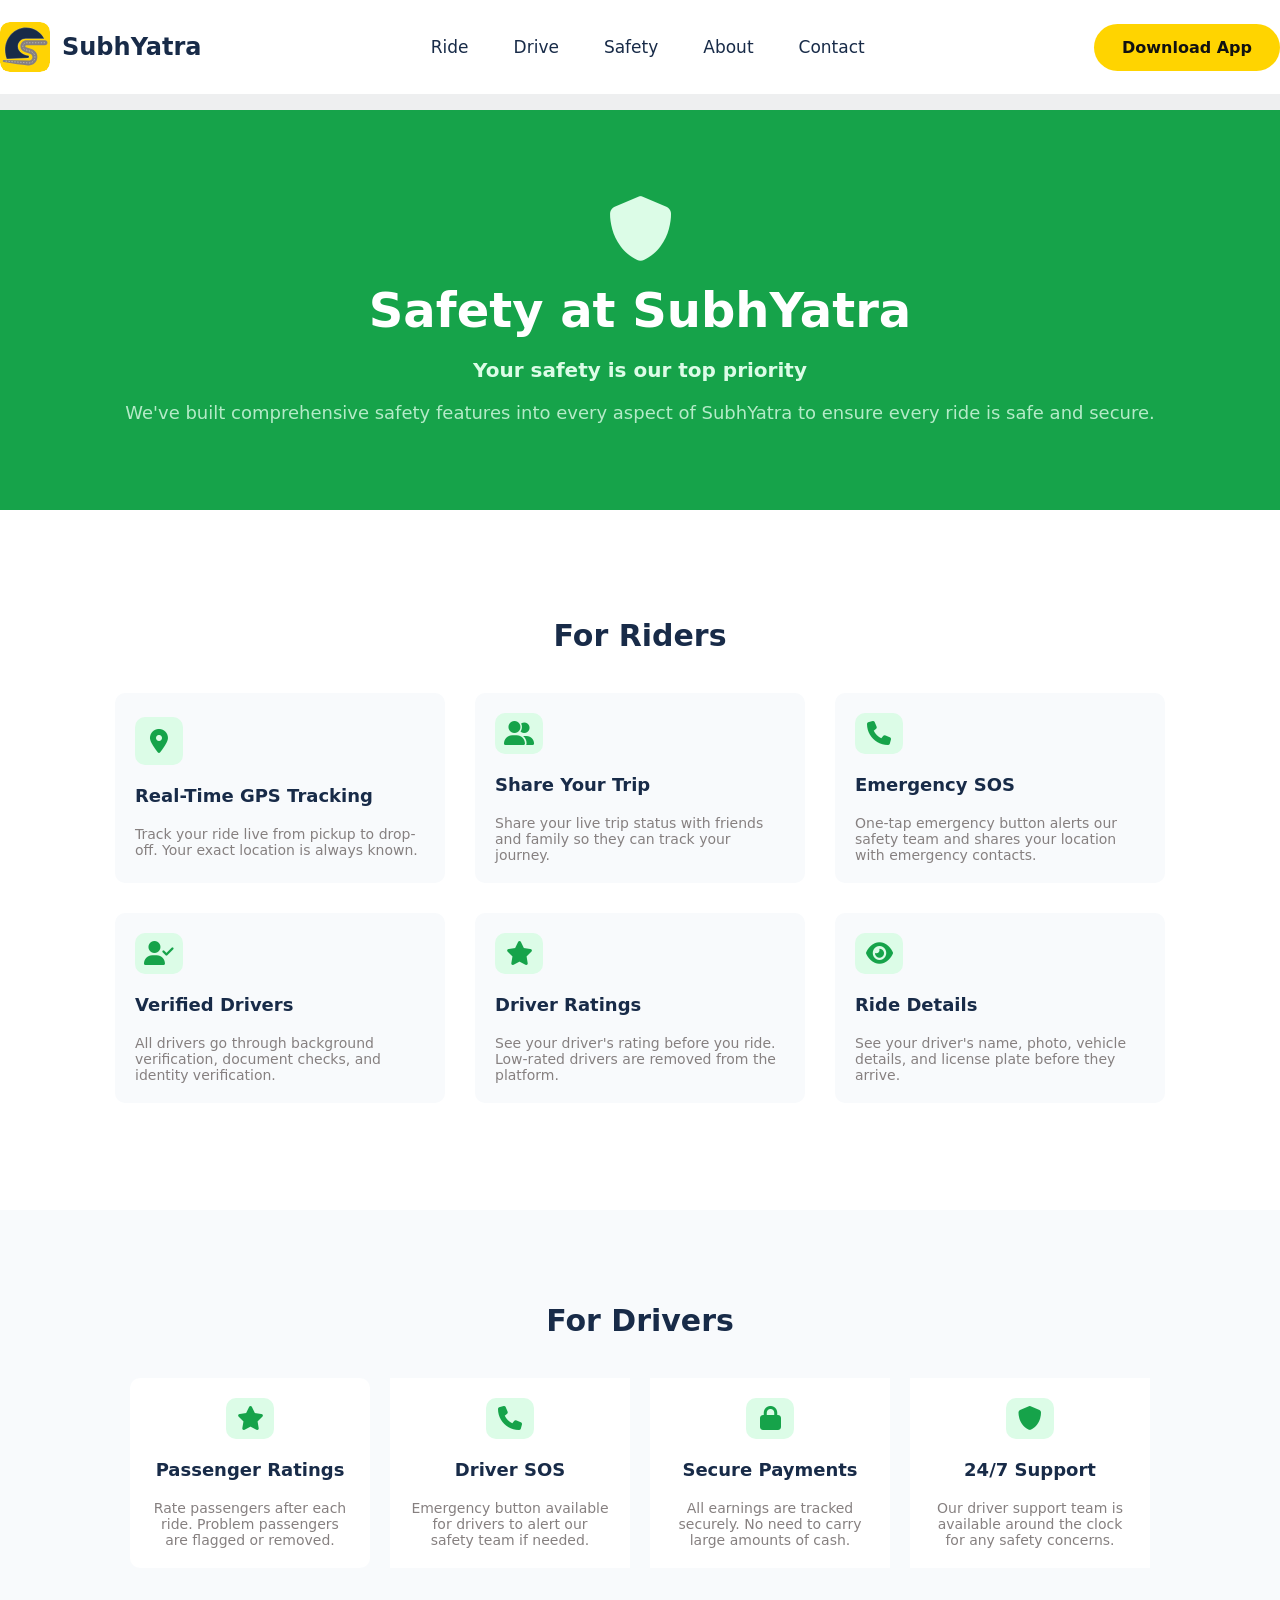
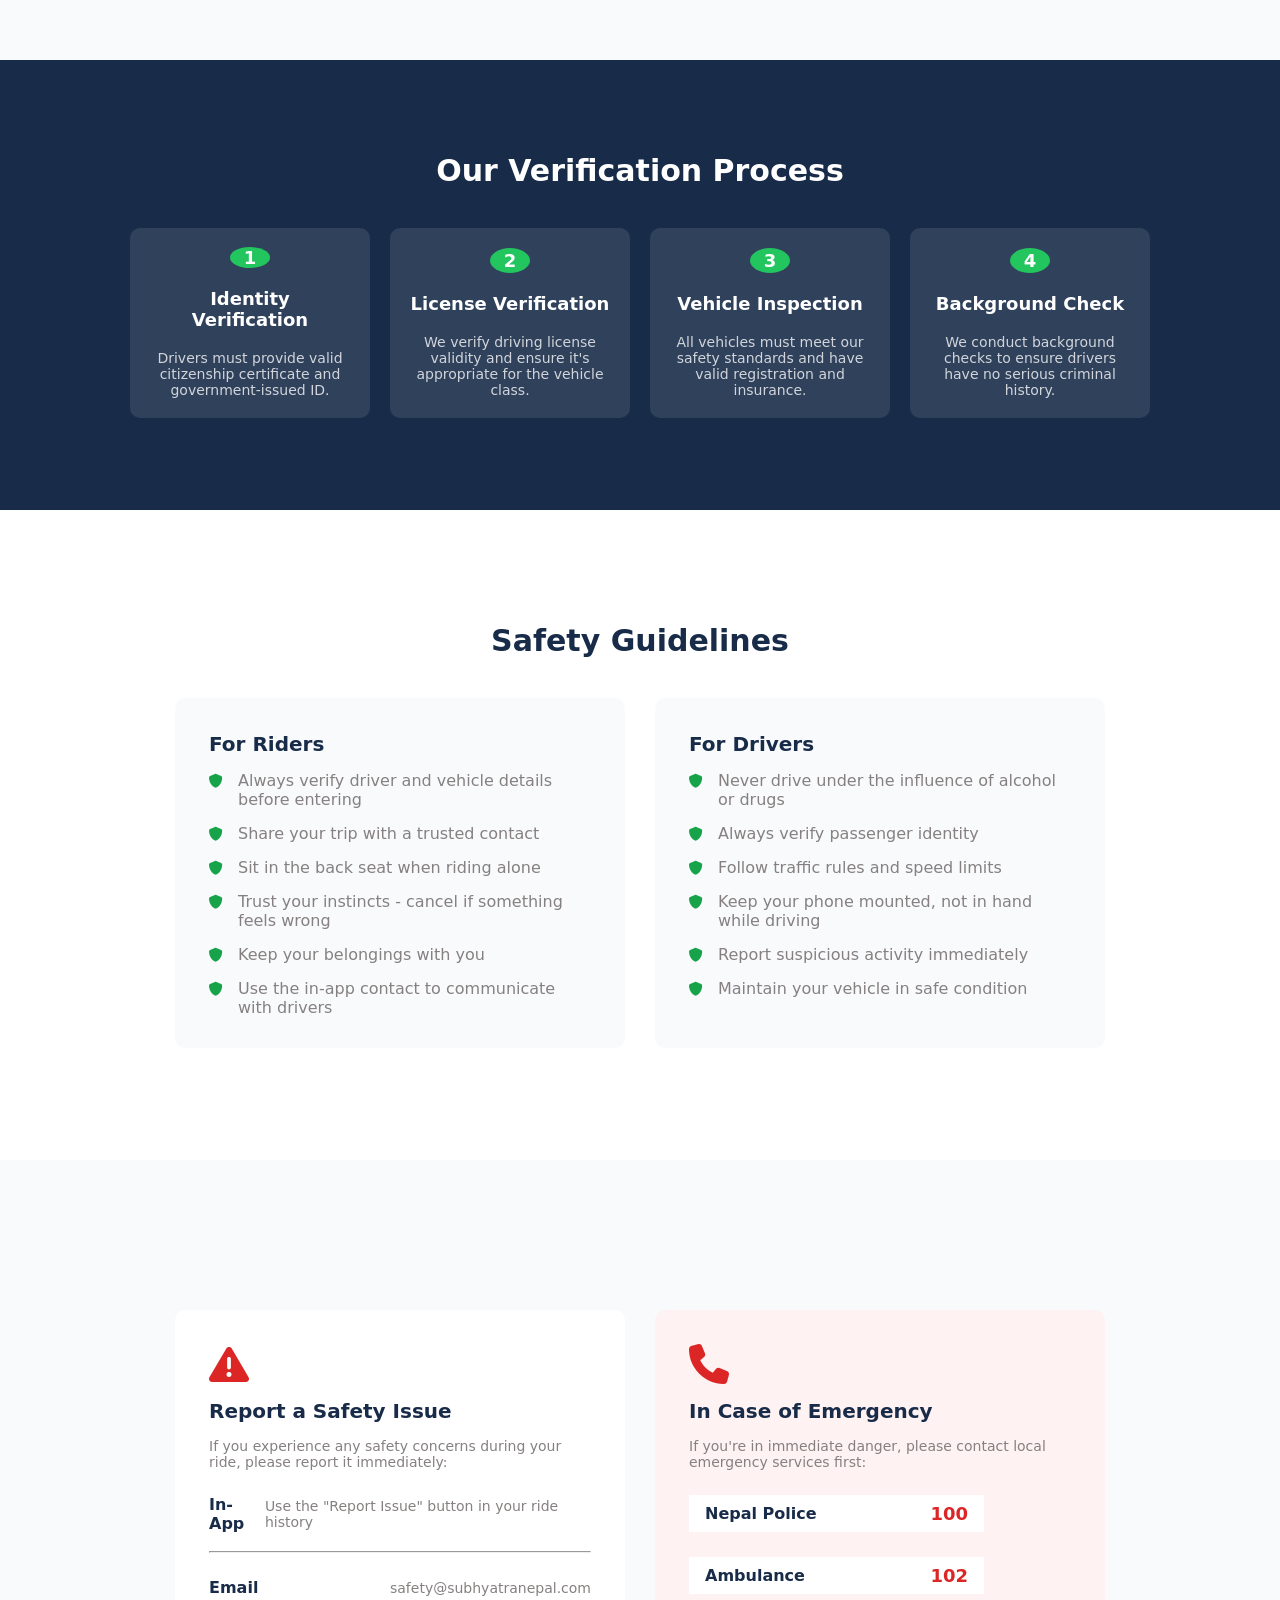
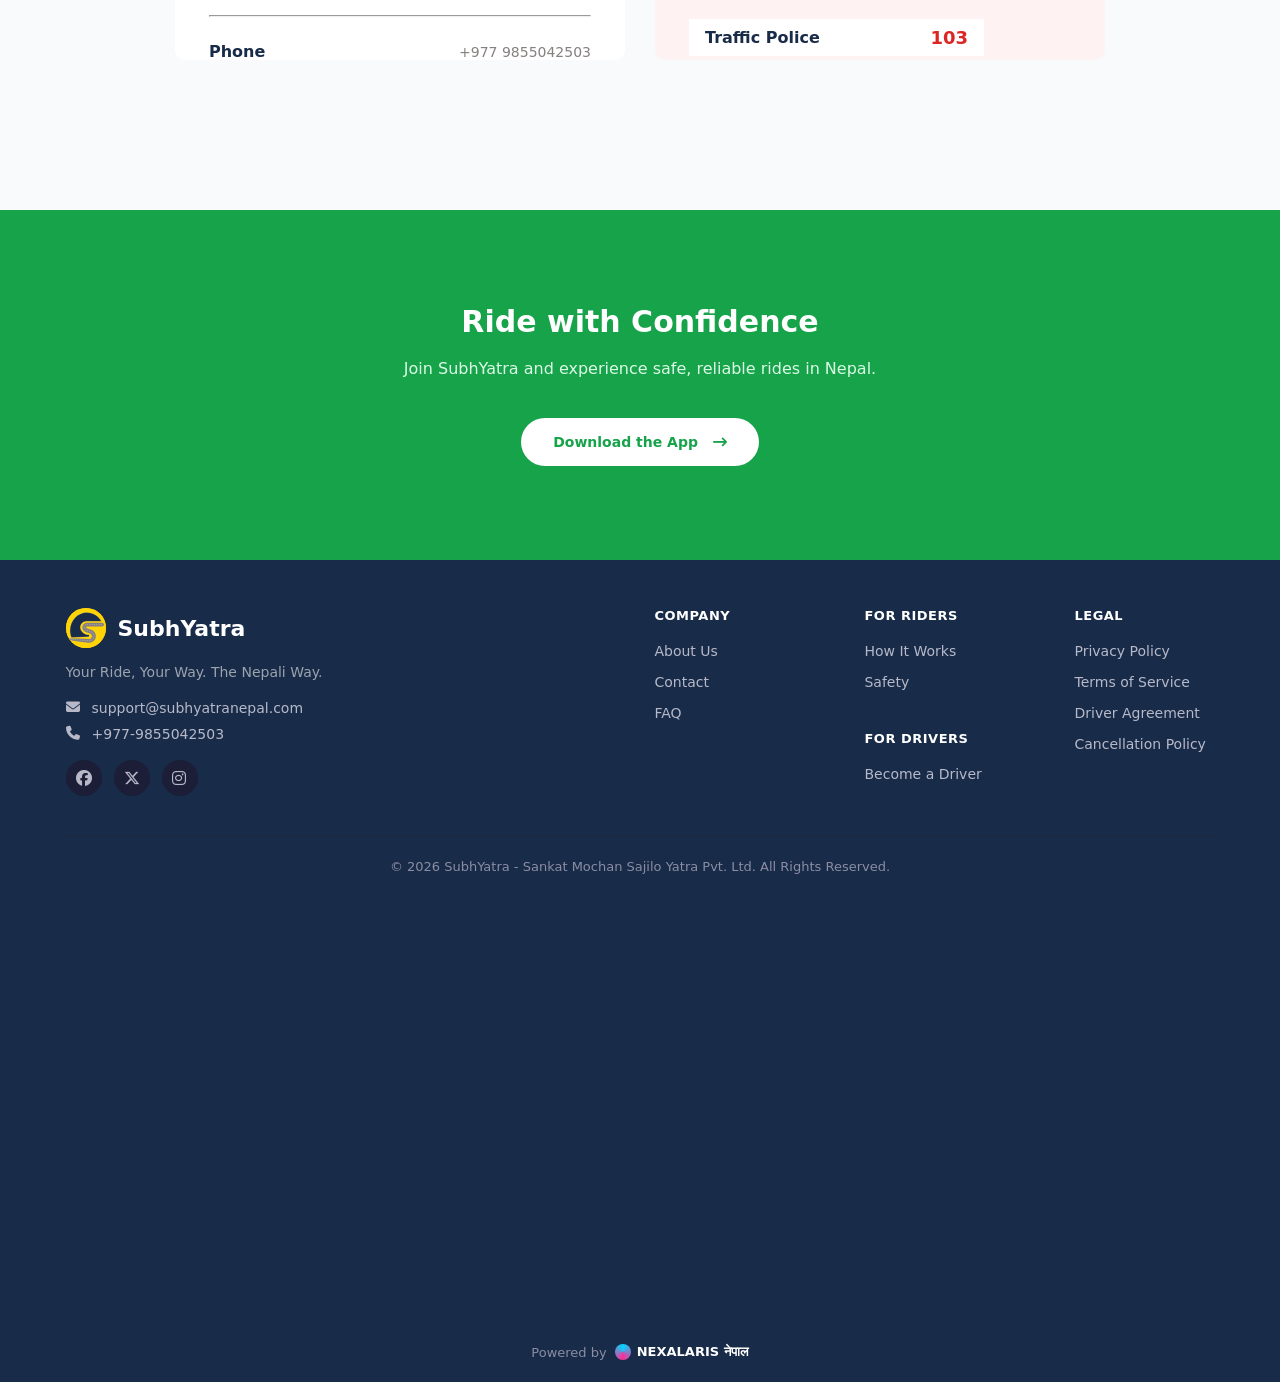
<file: pages/safety.html>
<!DOCTYPE html>
<html lang="en">

<head>
    <meta charset="UTF-8">
    <meta name="viewport" content="width=device-width, initial-scale=1.0">
    <title>safety</title>
    <link rel="icon" type="image/png" href="/public/Images/favicon.ico">
    <link rel="stylesheet" href="/public/css/safety.css">
    <link rel="stylesheet" href="/Responsive/safety-res.css?v=1">
    <link rel="stylesheet" href="https://cdnjs.cloudflare.com/ajax/libs/font-awesome/6.7.2/css/all.min.css" />

</head>

<body>
    <header>
        <input class="menu-toggle" type="checkbox" id="safety-menu-toggle">

        <div class="navbar">
            <!-- Logo -->
            <div class="logo">
                <a href="/index.html">
                    <img src="/public/Images/logo.svg" alt="logo" />
                </a>
                <a href="/index.html">SubhYatra</a>
            </div>

            <!-- Navigation -->
            <ul class="nav-links">
                <li><a href="/pages/ride.html">Ride</a></li>
                <li><a href="/pages/drive.html">Drive</a></li>
                <li><a href="/pages/safety.html">Safety</a></li>
                <li><a href="/pages/about.html">About</a></li>
                <li><a href="/pages/contact.html">Contact</a></li>
            </ul>
            <button class="download-btn">Download App</button>

            <label class="menu-btn" for="safety-menu-toggle" aria-label="Open navigation menu">
                <i class="fa-solid fa-bars"></i>
            </label>
        </div>

        <nav class="mobile-menu" aria-label="Mobile navigation">
            <div class="mobile-menu-head">
                <a class="mobile-logo" href="/index.html" aria-label="SubhYatra homepage">
                    <img src="/public/Images/logo.svg" alt="SubhYatra logo">
                    <span>SubhYatra</span>
                </a>

                <label class="close-menu" for="safety-menu-toggle" aria-label="Close navigation menu">
                    <i class="fa-solid fa-xmark"></i>
                </label>
            </div>

            <ul class="mobile-nav-links">
                <li><a href="/pages/ride.html">Ride</a></li>
                <li><a href="/pages/drive.html">Drive</a></li>
                <li><a href="/pages/safety.html">Safety</a></li>
                <li><a href="/pages/about.html">About</a></li>
                <li><a href="/pages/contact.html">Contact</a></li>
            </ul>

            <div class="mobile-menu-bottom">
                <button type="button">Download App</button>
            </div>
        </nav>
    </header>
    <!-- top little space -->
    <div class="nav-space"> </div>
    <!-- container 1 -->
    <section class="cont-1">
        <i class="fa-solid fa-shield"></i>
        <h1>Safety at SubhYatra</h1>
        <h2>Your safety is our top priority</h2>
        <p>We've built comprehensive safety features into every aspect of SubhYatra to ensure every ride is safe and
            secure.</p>
    </section>
    <!-- container 2 -->
    <section class="cont-2">
        <h2 class="d2-heading">For Riders</h2>
        <div class="d2-boxes">
            <!-- box 1 -->
            <div class="d2-box">
                <div class="d2-icon">
                    <i class="fa-solid fa-location-dot"></i>
                </div>
                <h2 class="d2box-head">Real-Time GPS Tracking</h2>
                <p class="d2box-par">Track your ride live from pickup to drop-off. Your exact location is always known.
                </p>
            </div>
            <!-- box 2 -->
            <div class="d2-box">
                <div class="d2-icon">
                    <i class="fa-solid fa-user-group"></i>
                </div>
                <h2 class="d2box-head">Share Your Trip</h2>
                <p class="d2box-par">Share your live trip status with friends and family so they can track your journey.
                </p>
            </div>
            <!-- box 3 -->
            <div class="d2-box">
                <div class="d2-icon">
                    <i class="fa-solid fa-phone"></i>
                </div>
                <h2 class="d2box-head">Emergency SOS</h2>
                <p class="d2box-par">One-tap emergency button alerts our safety team and shares your location with
                    emergency contacts.
                </p>
            </div>
            <!-- box 4 -->
            <div class="d2-box">
                <div class="d2-icon">
                    <i class="fa-solid fa-user-check"></i>
                </div>
                <h2 class="d2box-head">Verified Drivers</h2>
                <p class="d2box-par">All drivers go through background verification, document checks, and identity
                    verification.
                </p>
            </div>
            <!-- box 5 -->
            <div class="d2-box">
                <div class="d2-icon">
                    <i class="fa-solid fa-star"></i>
                </div>
                <h2 class="d2box-head">Driver Ratings</h2>
                <p class="d2box-par">See your driver's rating before you ride. Low-rated drivers are removed from the
                    platform.
                </p>
            </div>
            <!-- box 6 -->
            <div class="d2-box">
                <div class="d2-icon">
                    <i class="fa-solid fa-eye"></i>
                </div>
                <h2 class="d2box-head">Ride Details</h2>
                <p class="d2box-par">See your driver's name, photo, vehicle details, and license plate before they
                    arrive.
                </p>
            </div>
        </div>
    </section>
    <!-- container 3 -->
    <section class="cont-3 cont-2">
        <h1 class="d2-heading">For Drivers</h1>
        <div class="d3-boxes">
            <!-- box 1 -->
            <div class="d3-box d2-box">
                <div class="d2-icon">
                    <i class="fa-solid fa-star"></i>
                </div>
                <h2 class="d2box-head">Passenger Ratings</h2>
                <p class="d2box-par">Rate passengers after each ride. Problem passengers are flagged or removed.</p>
            </div>
            <!-- box 2 -->
            <div class="d3-box">
                <div class="d3-box d2-box">
                    <div class="d2-icon">
                        <i class="fa-solid fa-phone"></i>
                    </div>
                    <h2 class="d2box-head">Driver SOS</h2>
                    <p class="d2box-par">Emergency button available for drivers to alert our safety team if needed.</p>
                </div>
            </div>
            <!-- box 3 -->
            <div class="d3-box">
                <div class="d3-box d2-box">
                    <div class="d2-icon">
                        <i class="fa-solid fa-lock"></i>
                    </div>
                    <h2 class="d2box-head">Secure Payments
                    </h2>
                    <p class="d2box-par">All earnings are tracked securely. No need to carry large amounts of cash.</p>
                </div>
            </div>
            <!-- box 4 -->
            <div class="d3-box">
                <div class="d3-box d2-box">
                    <div class="d2-icon">
                        <i class="fa-solid fa-shield"></i>
                    </div>
                    <h2 class="d2box-head">24/7 Support</h2>
                    <p class="d2box-par">Our driver support team is available around the clock for any safety concerns.
                    </p>
                </div>
            </div>
        </div>
    </section>

    <!-- container 4 -->
    <section class="cont-2 cont-4">
        <h1 class="d2-heading d4-heading">Our Verification Process</h1>
        <div class="d3-boxes">
            <!-- box 1 -->
            <div class="d4-box d2-box">
                <div class="number">1</div>
                <h2 class="d4box-head d2box-head">Identity Verification</h2>
                <p class=" d4box-par d2box-par">Drivers must provide valid citizenship certificate and government-issued
                    ID.</p>
            </div>
            <!-- box 2 -->
            <div class="d4-box d2-box">
                <div class="number">2</div>
                <h2 class="d4box-head d2box-head">License Verification</h2>
                <p class=" d4box-par d2box-par">We verify driving license validity and ensure it's appropriate for the
                    vehicle class.
                </p>
            </div>
            <!-- box 3 -->
            <div class="d4-box d2-box">
                <div class="number">3</div>
                <h2 class="d4box-head d2box-head">Vehicle Inspection</h2>
                <p class=" d4box-par d2box-par">All vehicles must meet our safety standards and have valid registration
                    and insurance.</p>
            </div>
            <!-- box 4 -->
            <div class="d4-box d2-box">
                <div class="number">4</div>
                <h2 class="d4box-head d2box-head">Background Check</h2>
                <p class=" d4box-par d2box-par">We conduct background checks to ensure drivers have no serious criminal
                    history.</p>
            </div>

        </div>
    </section>
    <!-- container 5 -->
    <section class="cont-5 cont-2">
        <h1 class="d5-heading d2-heading ">Safety Guidelines</h1>
        <div class="d5-boxes">
            <!-- box 1 -->
            <div class="d5-box">
                <h2 class="box-heading">For Riders</h2>
                <ul class="d5-lists">
                    <li>
                        <span> <i class="fa-solid fa-shield"></i> </span>
                        <p>Always verify driver and vehicle details before entering</p>
                    </li>
                    <li>
                        <span> <i class="fa-solid fa-shield"></i> </span>
                        <p>Share your trip with a trusted contact
                        </p>
                    </li>
                    <li>
                        <span> <i class="fa-solid fa-shield"></i> </span>
                        <p>Sit in the back seat when riding alone</p>
                    </li>
                    <li>
                        <span> <i class="fa-solid fa-shield"></i> </span>
                        <p>Trust your instincts - cancel if something feels wrong</p>
                    </li>
                    <li>
                        <span> <i class="fa-solid fa-shield"></i> </span>
                        <p>Keep your belongings with you</p>
                    </li>
                    <li>
                        <span> <i class="fa-solid fa-shield"></i> </span>
                        <p>Use the in-app contact to communicate with drivers</p>
                    </li>

                </ul>
            </div>
            <!-- box 2 -->
            <div class="d5-box">
                <h2 class="box-heading">For Drivers</h2>
                <ul class="d5-lists">
                    <li>
                        <span> <i class="fa-solid fa-shield"></i> </span>
                        <p>Never drive under the influence of alcohol or drugs</p>
                    </li>
                    <li>
                        <span> <i class="fa-solid fa-shield"></i> </span>
                        <p>Always verify passenger identity</p>
                    </li>
                    <li>
                        <span> <i class="fa-solid fa-shield"></i> </span>
                        <p>Follow traffic rules and speed limits</p>
                    </li>
                    <li>
                        <span> <i class="fa-solid fa-shield"></i> </span>
                        <p>Keep your phone mounted, not in hand while driving</p>
                    </li>
                    <li>
                        <span> <i class="fa-solid fa-shield"></i> </span>
                        <p>Report suspicious activity immediately</p>
                    </li>
                    <li>
                        <span> <i class="fa-solid fa-shield"></i> </span>
                        <p>Maintain your vehicle in safe condition</p>
                    </li>

                </ul>
            </div>
        </div>
    </section>
    <!-- container 6 -->
    <section class="cont-6  cont-2">
        <div class="d5-boxes">
            <!-- box 1 -->
            <div class="d6-box d5-box">
                <div class=" top-det">
                    <i class="fa-solid fa-triangle-exclamation"></i>
                    <h2 class="box-heading">Report a Safety Issue</h2>
                    <p class="d2box-par">If you experience any safety concerns during your ride, please report it
                        immediately:</p>
                </div>

                <div class="bottom-det">
                    <div class="box-line">
                        <div class="bot-det">
                            <span class="det-line1">In-App</span>
                            <span class="d2box-par">Use the "Report Issue" button in your ride history</span>
                        </div>
                        <hr>
                    </div>


                    <div class="box-line">
                        <div class="bot-det">
                            <span class="det-line1">Email</span>
                            <span class="d2box-par">safety@subhyatranepal.com</span>
                        </div>
                        <hr>
                    </div>


                    <div class="box-line">
                        <div class="bot-det">
                            <span class="det-line1">Phone</span>
                            <span class="d2box-par">+977 9855042503</span>
                        </div>
                    </div>


                </div>

            </div>
            <!-- box 2 -->
            <div class="d5-box d5-boxB">
                <div class="top-det">
                    <i class="fa-solid fa-phone"></i>
                    <h2 class="box-heading">In Case of Emergency</h2>
                    <p class="d2box-par">If you're in immediate danger, please contact local emergency services first:
                    </p>
                </div>

                <div class="bottom-det">
                    <div class="box2-det bot-det">
                        <span class="det-line1">Nepal Police</span>
                        <span class="det-line2">100</span>
                    </div>


                    <div class="box2-det bot-det">
                        <span class="det-line1">Ambulance</span>
                        <span class="det-line2">102</span>
                    </div>


                    <div class="box2-det bot-det">
                        <span class="det-line1">Traffic Police</span>
                        <span class="det-line2">103</span>
                    </div>

                </div>
            </div>
        </div>
    </section>
    <!-- container 7 -->
    <section class=" cont-7 ">
        <h1>Ride with Confidence</h1>
        <p>Join SubhYatra and experience safe, reliable rides in Nepal.</p>
        <button>Download the App <span><i class="fa-solid fa-arrow-right-long"></i></span></button>
    </section>

    <!-- footer -->
    <footer class="footer">
        <div class="footer-top">
            <!-- Brand -->
            <div class="cnt-1">
                <div class="brand-logo">
                    <img src="/public/Images/logo.svg" alt="img not found">
                    <span class="brand-name">SubhYatra</span>
                </div>
                <p class="tagline">Your Ride, Your Way. The Nepali Way.</p>

                <div class="contact-item">
                    <i class="fa-solid fa-envelope"></i>
                    <span>support@subhyatranepal.com</span>
                </div>
                <div class="contact-item">
                    <i class="fa-solid fa-phone"></i>
                    <span>+977-9855042503</span>
                </div>

                <div class="social-icons">
                    <a href="#" aria-label="Facebook">
                        <i class="fa-brands fa-facebook"></i>
                    </a>
                    <a href="#" aria-label="Twitter">
                        <i class="fa-brands fa-x-twitter"></i>
                    </a>
                    <a href="#" aria-label="Instagram">
                        <i class="fa-brands fa-instagram"></i>
                    </a>
                </div>
            </div>

            <!-- Link columns -->
            <div class="links-wrapper">
                <div class="link-column">
                    <h4>COMPANY</h4>
                    <ul>
                        <li><a href="#">About Us</a></li>
                        <li><a href="#">Contact</a></li>
                        <li><a href="#">FAQ</a></li>
                    </ul>
                </div>

                <div class="link-group">
                    <div class="link-column">
                        <h4>FOR RIDERS</h4>
                        <ul>
                            <li><a href="#">How It Works</a></li>
                            <li><a href="#">Safety</a></li>
                        </ul>
                    </div>
                    <div class="link-column">
                        <h4>FOR DRIVERS</h4>
                        <ul>
                            <li><a href="#">Become a Driver</a></li>
                        </ul>
                    </div>
                </div>

                <div class="link-column">
                    <h4>LEGAL</h4>
                    <ul>
                        <li><a href="#">Privacy Policy</a></li>
                        <li><a href="#">Terms of Service</a></li>
                        <li><a href="#">Driver Agreement</a></li>
                        <li><a href="#">Cancellation Policy</a></li>
                    </ul>
                </div>
            </div>
        </div>

        <div class="footer-bottom">
            <span>© 2026 SubhYatra - Sankat Mochan Sajilo Yatra Pvt. Ltd. All Rights Reserved.</span>
            <div class="powered-by">
                <span>Powered by</span>
                <span class="brand-mark"><span class="dot"></span> NEXALARIS नेपाल</span>
            </div>
        </div>
    </footer>
</body>

</html>
</file>
<file: public/css/style.css>
* {
  margin: 0;
  padding: 0;
  box-sizing: border-box;
  font-family: "system-ui", "ui-sans-serif", "Poppins";
}

body {
  width: 100%;
  overflow-x: hidden;
  overflow-y: auto;
}

/* HEADER */

header {
  width: 100%;
  display: flex;
  justify-content: center;
  position: fixed;
  top: 0;
  left: 0;
  background: transparent;
  z-index: 1000;

  animation: header-scroll linear both;
  animation-timeline: scroll();
  animation-range: 0 100px;

}

/* Navbar background changes */

@keyframes header-scroll {

  from {
    background: transparent;
    box-shadow: none;
  }

  to {
    background: rgba(255, 255, 255, 0.995);
    box-shadow: 0 2px 10px rgba(0, 0, 0, 0.1);
  }

}

.navbar {
  width: 100%;
  /* max-width: 1300px; */
  max-width: 81.25rem;
  padding: 1.3rem 0;
  display: flex;
  justify-content: space-between;
  align-items: center;

}

/* LOGO */

.logo {
  display: flex;
  align-items: center;
  gap: 0.75rem;
}

.logo img {
  width: 50px;
  height: 50px;
  display: block;
}

.logo a {

  font-size: 1.5rem;
  font-weight: bold;
  color: #fff;
  line-height: 1;
  text-decoration: none;

  animation: logo-scroll linear both;
  animation-timeline: scroll();
  animation-range: 0 100px;
}

@keyframes logo-scroll {

  from {
    color: white;
  }

  to {
    color: #182b48;
  }

}



/* NAVIGATION */

.nav-links {
  display: flex;
  list-style: none;
  gap: 2.81rem;
}


.nav-links a {
  color: #fff;
  text-decoration: none;
  font-size: 1rem;
  font-weight: 500;
  position: relative;

  animation: nav-links-scroll linear both;
  animation-timeline: scroll();
  animation-range: 0 100px;


}

@keyframes nav-links-scroll {

  from {
    color: white;
  }

  to {
    color: #182b48;
  }

}

.nav-links a:hover {
  color: #ffd400;
}

.download-btn {
  padding: 0.87rem 1.75rem;
  border: none;
  outline: none;
  background: #ffd400;
  color: #111;
  font-size: 1rem;
  font-weight: 600;
  border-radius: 35px;
  cursor: pointer;

}

.download-btn:hover {
  background: white;
}


.main {
  width: 100%;
  height: 90vh;
  padding: clamp(1rem, 4vw, 4rem);

  background-image:
    linear-gradient(rgba(18, 29, 66, 0.9), rgba(18, 29, 66, 0.9)),
    url("../Images/hero-image.webp");

  background-size: cover;
  background-position: center;
  background-repeat: no-repeat;
  box-sizing: border-box;
}



/* Hero section */
.hero {

  max-width: 81.25rem;
  min-height: 85vh;
  margin: auto;
  display: flex;
  justify-content: start;
  align-items: center;
  gap: 15rem;

}

.hero-content {
  margin-top: 6.25rem;
}

.top-hero {
  display: flex;
  gap: 10px;
  margin-bottom: 1rem;
}

.top-hero p {
  padding: 10px;
  border-radius: 40px;
}

.par1 {
  color: #ffd304;
  background-color: rgba(255, 212, 0, 0.2);
  border: 1px solid rgba(255, 212, 0, 0.2);
}

.par2 {
  color: #86efac;
  background-color: rgba(0, 255, 0, 0.2);
  border: rgba(0, 255, 0, 0.2);
}

/* LEFT */

.hero-content h1 {
  font-size: 3.75rem;
  color: #fff;
  line-height: 1.2;
  font-weight: 700;
}

.par {
  color: #ddd;
  font-size: 1.12rem;
  line-height: 1.8;
  max-width: 520px;
  margin-bottom: 35px;
}

/* BUTTON */

.hero-btn {
  display: flex;
  align-items: center;
  gap: 10px;
  padding: 16px 35px;
  border: none;
  margin-bottom: 10px;
  border-radius: 8px;
  background: #ffd400;
  font-size: 1rem;
  font-weight: 759;
  color: #182b48;
  border-radius: 40px;
  cursor: pointer;

  animation: pulse 2s ease-in-out infinite;
}

@keyframes pulse {

  /* Normal */
  0% {
    transform: scale(1);
    box-shadow: 0 0 0 rgba(255, 212, 0, 0);

  }

  /* Grow */
  30% {
    transform: scale(1.05);
    box-shadow: 0 8px 25px rgba(255, 212, 0, 0.4);
  }

  /* Stay at 1.05 for a while */
  60% {
    transform: scale(1.05);
    box-shadow: 0 8px 25px rgba(255, 212, 0, 0.4);
  }

  /* Return to normal */
  100% {
    transform: scale(1);
    box-shadow: 0 0 0 rgba(255, 212, 0, 0);
  }


}

.hero-btn:hover {
  background: white;
}

/* RIGHT Image*/

.img-cont {
  margin-top: 6.25rem;
  width: 20rem;
  height: 30rem;
  position: relative;
}

.bg-img {
  width: 100%;
  height: 100%;
  background: #ffffff1a;
  position: absolute;
  border-radius: 30px;
  transform: rotate(-5deg);
}


.hero-image {
  width: 100%;
  height: 100%;
  border-radius: 30px;
  position: absolute;
  transform: rotate(5deg);
}

/* container1 */
.container1 {
  width: 100%;
  height: 550px;
  background-color: #f8fafc;
  margin: auto;
  display: flex;
  flex-direction: column;
  align-items: center;
  gap: 40px;
}

.container1 h1 {
  margin-top: 90px;
}

.box-cont {
  width: 100%;
  display: flex;
  justify-content: center;
  gap: 20px;
}

.box {
  width: 400px;
  height: 266px;
  margin: 10px;
  border-radius: 20px;
  background-color: #fff;
  display: flex;
  flex-direction: column;
  justify-content: center;
  align-items: center;
  text-align: center;
  padding: 20px;
  gap: 15px;
}

.icon-box {
  width: 64px;
  height: 64px;
  background-color: #ffd304;
  border-radius: 50%;
  display: flex;
  justify-content: center;
  align-items: center;
}

.icon {
  font-size: 24px;
}

.box h1 {
  font-size: 20px;
}

.details {
  color: #868080;
  font-size: 16px;
}

.box-anim {
  transition:
    transform 0.35s ease,
    box-shadow 0.35s ease;
}

.box-anim:hover {
  transform: translateY(-10px);
  box-shadow: 0 15px 35px rgba(0, 0, 0, 0.15);
}

/* container2 */
.container2 {
  width: 100%;
  height: 550px;
  background-color: #fff;
  margin: auto;
  display: flex;
  flex-direction: column;
  align-items: center;
  gap: 10px;
}

.icon-box2 {
  width: 80px;
  height: 80px;
  background-color: #ffd304;
  border-radius: 50%;
  display: flex;
  justify-content: center;
  align-items: center;
}

.container2 h1 {
  font-size: 36px;
  margin-top: 100px;
}

.container2 p {
  font-size: 18px;
  color: #868080;
}

/* container3 */
.container3 {
  background-color: #f8fafc;
  height: 800px;
  width: 100%;
  margin: auto;
  display: flex;
  flex-direction: column;
  align-items: center;
  gap: 10px;
}

.riders {
  margin-top: 100px;
  background-color: #ffd3041a;
  border-radius: 15px;
  padding: 10px;
  font-size: 14px;
  font-weight: bold;
}

.cont2-head {
  font-size: 36px;
  color: #182b48;
}

.cont2-par {
  font-size: 16px;
  color: #868080;
  margin-top: 5px;
}

.content3 {
  /* width: 80%; */
  margin-top: 60px;
  display: grid;
  grid-template-columns: repeat(3, 380px);
  gap: 20px;
  justify-items: center;
  align-items: center;
}

.boxc {
  height: 140px;
  padding: 15px;
  background-color: #fff;
  border-radius: 20px;
  display: flex;
  justify-content: center;
  align-items: center;
}



.iconc {
  width: 50px;
  height: 50px;
  background-color: #ffd3041a;
  display: flex;
  justify-content: center;
  align-items: center;
  border-radius: 5px;
  margin: 10px;
  font-size: 18px;
  color: orange;
}

.boxc h2 {
  font-size: 18px;
}

.boxc p {
  font-size: 14px;
}

.details3 {
  display: flex;
  flex-direction: column;
  gap: 15px;
  margin-left: 10px;
}

.cont3-but {
  background-color: #18274d;
  color: #fff;
  padding: 20px;
  font-size: 18px;
  font-weight: bold;
  border-radius: 20px;
  margin: 20px;
}

/* container4 */
.container4 {
  height: 1200px;
  background-color: #182b48;
  display: flex;
  align-items: center;
  justify-content: center;
  flex-direction: column;
}

/* for drivers */
.cont4-top {
  font-size: 15px;
  font-weight: bold;
  color: #ffd304;
  background-color: #ffffff1a;
  padding: 12px;
  border-radius: 20px;
  display: flex;
  align-items: center;
}

.container4 h1 {
  font-size: 31px;
  color: #ffffff;
  margin-top: 25px;
}

/* box-1 */
.d1-box {
  width: 690px;
  height: 500px;
  margin-top: 80px;
  height: 156px;
  background-color: #ffffff1a;
  border-radius: 15px;
  padding: 20px;
  display: flex;
  flex-direction: column;
  justify-content: center;
  gap: 10px;

}

.d1-icon {
  display: flex;
  align-items: center;
  gap: 16px;
}

.d1-icon span {
  font-size: 24px;
  font-weight: bold;
  color: #ffd304;
}

.d1-icon i {
  width: 56px;
  height: 56px;
  font-size: 28px;
  background-color: #ffd304;
  display: flex;
  justify-content: center;
  align-items: center;
  border-radius: 50px;
}

.d1-par {
  font-size: 18px;
  color: #d1d5db;

}


/* container-4 middle boxes */
.mid-boxes {
  display: grid;
  grid-template-columns: 280px 280px 280px 280px;
  gap: 20px;
  margin-top: 50px;
}

.d4-mBox {
  height: 200px;
  border-radius: 15px;
  padding: 20px;
  background-color: #ffffff1a;
  display: flex;
  flex-direction: column;
  justify-content: center;
  gap: 10px;
}

.icon-secm4 {
  height: 56px;
  width: 56px;

  background-color: #ffd30433;
  border-radius: 15px;
  display: flex;
  justify-content: center;
  align-items: center;
}

.icon-secm4 i {
  font-size: 28px;
  color: #ffd304;
}

.d4-mBox h1 {
  font-size: 18px;
}

.d4-mBox p {
  font-size: 14px;
  color: #9ca3af;
}

/* last boxes */
.last-boxes {
  width: 70%;
  height: 300px;
  margin-top: 50px;
  display: flex;
  align-items: center;
  gap: 4%;
}

.d4-lbox {
  width: 48%;
  background-color: #ffffff1a;
  border-radius: 20px;
  height: 90%;
  display: flex;
  flex-direction: column;
  justify-content: center;
}

.d4-lbox-top {
  display: flex;
  gap: 15px;
  margin-left: 25px;
  margin-bottom: 8px;
}

.d4-lbox-top i {
  font-size: 24px;
  color: #ffd304;
}

.d4-lbox-top h2 {
  color: #fff;
  font-size: 20px;
  margin-bottom: 5px;
}

.lst-list ul {
  list-style-type: disc;
  list-style-position: inside;
  color: #ffd304;
}

.lst-list li {
  color: #d1d5db;
  font-size: 16px;
  padding-bottom: 10px;
  padding-left: 25px;
}

.lst-list li::marker {
  color: #ffd304;
  font-size: 16px;
}

.d4-button {
  margin-top: 30px;
  background-color: #ffd304;
  color: #182b48;
  font-size: 18px;
  font-weight: bold;
  padding: 15px 25px;
  border-radius: 20px;
  border: none;
}

.d4-end {
  margin-top: 20px;
  color: #9ca3af;
  font-size: 14px;
}

/* container-5 */
.d5 {
  height: 780px;
  display: flex;
  align-items: center;
  flex-direction: column;
}

.d5-top {
  margin-top: 90px;
  font-size: 15px;
  font-weight: bold;
  width: 140px;
  color: #15803d;
  background-color: #dcfcef;
  padding: 10px 15px;
  border-radius: 15px;
  display: flex;
  justify-content: center;
  align-items: center;
}

.d5-heading {
  font-size: 35px;
  font-weight: bold;
  color: #182b48;
  margin-top: 10px;
}

.d5-details {
  color: #868080;
  font-size: 18px;
  margin: 20px 0;
}

/* container-A */
.d5-boxA {
  width: 70%;
  height: 150px;
  margin-top: 20px;
  display: flex;
  gap: 5%;
}

/* box-1 */
.box-d5A {
  background-color: #f8fafc;
  color: #182b48;
  height: 90%;
  width: 30%;
  display: flex;
  gap: 20px;
  border-radius: 15px;
}

/* icon */
.box-d5A i {
  height: 45px;
  width: 55px;
  font-size: 20px;
  color: #15803d;
  background-color: #dcfcef;
  border-radius: 15px;
  display: flex;
  justify-content: center;
  align-items: center;
  margin-top: 35px;
  margin-left: 10px;
}

.d5-content {
  height: 80%;
  margin-top: 35px;
}

.d5-content h2 {
  font-size: 18px;
  margin-bottom: 10px;
}

.d5-content p {
  color: #868080;
  font-size: 14px;
}

.box-d5A {
  transition:
    transform 0.35s ease,
    box-shadow 0.35s ease;
}

.box-d5A:hover {
  box-shadow: 0 10px 10px rgba(0, 0, 0, 0.15);
}

/* D5 ending */
.d5-end-cont {
  margin-top: 60px;
  width: 70%;
  display: flex;
  align-items: center;
  justify-content: center;
  gap: 25px;
}

/* D5 end box */
.d5-end {
  width: 20%;
  background-color: #f1f5f9;
  padding: 10px;
  display: flex;
  justify-content: center;
  align-items: center;
  gap: 10px;
  border-radius: 15px;
}

.d5-end i {
  color: #15803d;
  font-size: 16px;
}

.d5-end p {
  font-size: 14px;
  color: #182b48;
}

/* container-6 */
.cont-6 {
  height: 800px;
  background-color: #f8fafc;
  display: flex;
  justify-content: center;
}

.d6-content {
  margin-top: 100px;
  display: flex;
  justify-content: center;
  gap: 330px;

}

.D6-lft {
  display: flex;
  flex-direction: column;
}

.d6-lists {
  list-style: none;
  font-size: 16px;
  color: #182b48;
  padding: 0;
  display: flex;
  flex-direction: column;
  gap: 15px;
}

.d6-lists i {
  font-size: 15px;
  font-weight: 600;
  background-color: #ffd304;
  padding: 5px;
  border-radius: 50%;
  margin-right: 10px;

}

/* d6-button */
.d6-btn {
  width: 195px;
  height: 70px;
  background-color: #000000;
  color: #ffffff;
  display: flex;
  justify-content: center;
  align-items: center;
  gap: 20px;
  border-radius: 15px;
  margin: 20px 0;
}

.d6-btn i {
  font-size: 30px;
}

.btn-up {
  font-size: 12px;
  margin-bottom: 8px;
}

.btn-dn {
  font-size: 18px;
  font-weight: bold;
}

.lft-end {
  font-size: 14px;
  color: #868080;
}


.d6-img-cont {
  width: 300px;
  height: 600px;
  background-image: url("/public/Images/Hero.webp");
  background-size: cover;
  background-repeat: no-repeat;
  background-position: center;
  border: 10px solid #182b48;
  border-radius: 50px;
}

/* footer */
.footer {
  background-color: #182b48;
  color: #b7b9c9;
  padding: 48px 60px 0;

}

.footer-top {
  display: flex;
  justify-content: center;
  gap: 32px;
  padding-bottom: 40px;
  margin: auto;
}

/* Brand column */
.cnt-1 {
  max-width: 320px;
  margin-right: 300px;

}

.brand-logo {
  display: flex;
  align-items: center;
  gap: 12px;
  margin-bottom: 16px;
}

.brand-logo img {
  width: 40px;
  height: 40px;
  border-radius: 50%;
  background-color: #f5c518;
  display: flex;
  align-items: center;
  justify-content: center;
  font-weight: 700;
  font-size: 20px;
  color: #12142b;

}

.brand-name {
  font-size: 22px;
  font-weight: 700;
  color: #ffffff;
}

.tagline {
  font-size: 14px;
  color: #9ca3af;
  margin-bottom: 20px;
}

.contact-item {
  display: flex;
  align-items: center;
  gap: 10px;
  font-size: 14px;
  color: #b7b9c9;
  margin-bottom: 10px;
}

.contact-item i {
  width: 16px;
  height: 16px;
}

.social-icons {
  display: flex;
  gap: 12px;
  margin-top: 18px;
}

.social-icons a {
  width: 36px;
  height: 36px;
  border-radius: 50%;
  background-color: #1c1e38;
  display: flex;
  align-items: center;
  justify-content: center;
  color: #b7b9c9;
  text-decoration: none;
  transition: background-color 0.2s ease;
}

.social-icons a:hover {
  background-color: #2a2d54;
}

.social-icons i {
  width: 16px;
  height: 16px;
}

/* Link columns */
.link-column {
  min-width: 140px;
}

.link-column+.link-column {
  margin-top: 0;
}

.link-column h4 {
  font-size: 13px;
  letter-spacing: 0.5px;
  color: #ffffff;
  margin-bottom: 18px;
  font-weight: 700;
}

.link-column ul {
  list-style: none;
}

.link-column li {
  margin-bottom: 12px;
}

.link-column a {
  color: #b7b9c9;
  font-size: 14px;
  text-decoration: none;
}

.link-column a:hover {
  color: #f5c518;
}

.link-group {
  display: flex;
  flex-direction: column;
  gap: 28px;
}

.links-wrapper {
  display: flex;
  gap: 70px;
  flex-wrap: wrap;
}

/* Bottom bar */
.footer-bottom {
  border-top: 1px solid #23253f;
  padding: 22px 0;
  display: flex;
  justify-content: center;
  align-items: center;
  flex-wrap: wrap;
  gap: 470px;
  font-size: 13px;
  color: #8b8da3;
}

.powered-by {
  display: flex;
  align-items: center;
  gap: 8px;
}

.powered-by .brand-mark {
  display: flex;
  align-items: center;
  gap: 6px;
  color: #ffffff;
  font-weight: 600;
}

.powered-by .brand-mark .dot {
  width: 16px;
  height: 16px;
  border-radius: 50%;
  background: conic-gradient(#00d4ff, #ff2d95, #00d4ff);
}
</file>
<file: Responsive/style-res.css>
.menu-btn {
  display: none;
}

.menu-toggle,
.mobile-menu {
  display: none;
}



@keyframes mobile-menu-scroll {
  from {
    color: #ffffff;
  }

  to {
    color: #182b48;
  }
}

/* Mobile screens only */
@media screen and (max-width: 480px) {
  header {
    position: fixed;
    top: 0;
    left: 0;
    width: 100%;
    background-color: transparent;
    animation: header-scroll linear both;
    animation-timeline: scroll();
    animation-range: 0 10px;
  }

  .menu-toggle {
    position: absolute;
    width: 1px;
    height: 1px;
    opacity: 0;
  }

  .navbar {
    max-width: 100%;
    padding: 1.4rem 1rem;
    border: 0;
    background-color: transparent;
  }

  .logo {
    gap: 0.8rem;
  }

  .logo img {
    width: 43px;
    height: 43px;
  }

  .logo a {
    color: #ffffff;
    font-size: 1.65rem;
    animation: logo-scroll linear both;
    animation-timeline: scroll();
    animation-range: 0 10px;
  }

  .nav-links {
    display: none;
  }

  .download-btn {
    display: none;
  }

  .menu-btn {
    display: block;
    padding: 0;
    border: 0;
    background: transparent;
    color: #ffffff;
    font-size: 1.5rem;
    cursor: pointer;
    animation: mobile-menu-scroll linear both;
    animation-timeline: scroll();
    animation-range: 0 10px;
  }

  .mobile-menu {
    display: block;
    position: fixed;
    top: 0;
    left: 0;
    width: 100%;
    background-color: #ffffff;
    color: #142143;
    box-shadow: 0 5px 18px rgba(0, 0, 0, 0.2);
    transform: translateY(-105%);
    transition: transform 0.3s ease;
    z-index: 1100;
  }

  /* ~ :selects a sibling element that appears later in the HTML. */
  .menu-toggle:checked~.mobile-menu {
    transform: translateY(0);
  }

  .mobile-menu-head {
    height: 89px;
    padding-left: 22px;
    display: flex;
    justify-content: space-between;
    align-items: center;
    background-color: #f1f3f6;
  }

  .mobile-logo {
    display: flex;
    align-items: center;
    gap: 14px;
    color: #182b48;
    text-decoration: none;
  }

  .mobile-logo img {
    width: 43px;
    height: 43px;
  }

  .mobile-logo span {
    font-size: 1.65rem;
    font-weight: bold;
  }

  .close-menu {
    width: 43px;
    height: 46px;
    border: 2px solid #f0a000;
    border-radius: 4px 0 0 4px;
    display: flex;
    justify-content: center;
    align-items: center;
    font-size: 1.6rem;
    cursor: pointer;
  }

  .mobile-nav-links {
    padding: 9px 22px 10px;
    list-style: none;
  }

  .mobile-nav-links a {
    display: block;
    padding: 19px 17px;
    color: #142143;
    font-size: 1.1rem;
    text-decoration: none;
  }

  .mobile-menu-bottom {
    padding: 18px 35px 17px;
    border-top: 1px solid #e5e7eb;
  }

  .mobile-download-btn {
    width: 100%;
    padding: 13px;
    border: none;
    border-radius: 30px;
    background-color: #ffd400;
    color: #111111;
    font-size: 1rem;
    font-weight: bold;
    cursor: pointer;
  }

  .main {
    height: auto;
    min-height: 100vh;
    padding: 0 1rem 4rem;
    background-position: center top;
  }

  .hero {
    max-width: 100%;
    min-height: 0;
    padding-top: 8.9rem;
    flex-direction: column;
    justify-content: flex-start;
    gap: 3.5rem;
  }

  .hero-content {
    width: 100%;
    margin-top: 0;
    text-align: center;
  }

  .top-hero {
    flex-direction: column;
    align-items: center;
    gap: 0.9rem;
    margin-bottom: 1rem;
  }

  .top-hero p {
    width: max-content;
    padding: 0.55rem 1.1rem;
    font-size: 0.94rem;

  }

  .hero-content h1 {
    display: inline;
    font-size: 2rem;
    line-height: 1.24;
  }

  .hero-content .par {
    max-width: 100%;
    margin: 1.35rem auto 1.8rem;
    font-size: 1rem;
    line-height: 1.55;
  }

  .hero-content br {
    display: none;
  }

  .hero-btn {
    width: 100%;

    margin: 0 auto 0.8rem;
    justify-content: center;
    border-radius: 999px;
    white-space: nowrap;
    font-size: 1.1rem;
  }

  .hero-btn i {
    margin-left: 0.75rem;
    flex-shrink: 0;
  }

  .hero-btn+.par {
    margin: 0.85rem 0 0;
    font-size: 0.9rem;
  }

  .img-cont {
    width: min(76vw, 19rem);
    height: min(118vw, 30rem);
    margin-top: 0;
  }

  .container1,
  .container2,
  .container3,
  .container4,
  .d5,
  .cont-6 {
    width: 100%;
    height: auto;
    min-height: 0;
    padding: 4rem 1rem;
  }

  .container1,
  .container2 {
    gap: 1.5rem;
  }

  .container1 h1,
  .container2 h1,
  .riders,
  .d5-top {
    margin-top: 0;
  }

  .container1 h1,
  .container2 h1,
  .cont2-head,
  .container4>h1,
  .d5-heading {
    font-size: clamp(1.75rem, 7vw, 2.25rem);
    text-align: center;
  }

  .container2>p,
  .cont2-par,
  .d5-details {
    text-align: center;
  }

  .box-cont {
    flex-direction: column;
    align-items: center;
  }

  .box {
    width: 100%;
    height: auto;
    min-height: 240px;
    margin: 0;
  }

  .content3,
  .mid-boxes {
    width: 100%;
    margin-top: 2rem;
    grid-template-columns: 1fr;
  }

  .boxc,
  .d4-mBox {
    width: 100%;
    height: auto;
    min-height: 140px;
  }

  .d1-box {
    width: 100%;
    height: auto;
    margin-top: 2.5rem;
  }

  .d1-icon {
    align-items: flex-start;
  }

  .d1-icon span {
    font-size: 1.2rem;
  }

  .last-boxes,
  .d5-boxA,
  .d5-end-cont {
    width: 100%;
    height: auto;
    flex-direction: column;
    gap: 1rem;
  }

  .d4-lbox,
  .box-d5A,
  .d5-end {
    width: 100%;
    height: auto;
  }

  .d4-lbox {
    min-height: 235px;
  }

  .box-d5A {
    min-height: 140px;
    padding-right: 1rem;
  }

  .box-d5A i {
    flex: 0 0 45px;
    width: 45px;
    margin-top: 1.75rem;
  }

  .d5-content {
    margin-top: 1.75rem;
    padding-bottom: 1.5rem;
  }

  .d5-end-cont {
    margin-top: 2rem;
  }

  .d5-end {
    justify-content: flex-start;
  }

  .d4-button,
  .cont3-but {
    width: 100%;
    margin-inline: 0;
  }


  .d6-content {
    flex-direction: column;
    gap: 3rem;
    width: 100%;
    min-height: 0;
    margin-top: -0px;
  }


  .D6-lft {
    align-items: center;
  }

  .d6-lists {
    width: 100%;
  }

  .d6-img-cont {
    width: clamp(250px, 65vw, 300px);
    height: clamp(500px, 125vw, 600px);
    margin: 0 auto;
    /* This maintains proportion because both use vw */
  }

  .footer {
    padding: 3rem 1rem 0;
  }

  .footer-top,
  .links-wrapper,
  .footer-bottom {
    flex-direction: column;
  }

  .footer-top,
  .links-wrapper {
    gap: 2rem;
  }

  .cnt-1 {
    margin-right: 0;
  }

  .links-wrapper {
    width: 100%;
  }

  .footer-bottom {
    align-items: flex-start;
    gap: 2rem;
  }
}
</file>
<file: Project/index.css>
* {
  margin: 0;
  padding: 0;
  box-sizing: border-box;
  font-family: "Poppins", sans-serif;
}

body {
  height: 100vh;
}

.main {
  height: 90%;
  background: #18274d;
  /* Background Image */
  background-image:
    linear-gradient(rgba(18, 29, 66, 0.9), rgba(18, 29, 66, 0.9)),
    url("Images/hero-image.webp");

  background-size: cover;
  background-position: center;
  background-repeat: no-repeat;
}

/* HEADER */

header {
  width: 100%;
}

.navbar {
  width: 90%;
  max-width: 1300px;
  margin: auto;
  padding: 22px 0;
  display: flex;
  justify-content: space-between;
  align-items: center;
}

/* LOGO */

.logo {
  display: flex;
  align-items: center;
  gap: 12px;
}

.logo img {
  width: 50px;
  height: 50px;
  display: block;
}

.logo a {
  margin: 0;
  font-size: 35px;
  color: #fff;
  line-height: 1;
  text-decoration: none;
}

/* NAVIGATION */

.nav-links {
  display: flex;
  list-style: none;
  gap: 45px;
}

.nav-links a {
  color: #fff;
  text-decoration: none;
  font-size: 17px;
  font-weight: 500;
  position: relative;
}

.nav-links a:hover {
  color: #ffd400;
}

.download-btn {
  padding: 14px 28px;
  border: none;
  outline: none;
  background: #ffd400;
  color: #111;
  font-size: 16px;
  font-weight: 600;
  border-radius: 35px;
  cursor: pointer;
}

.download-btn:hover {
  background: white;
}

/* Hero section */
.hero {
  max-width: 1200px;
  min-height: 85vh;
  margin: auto;
  display: flex;
  justify-content: space-between;
  align-items: center;
  gap: 60px;
}

.top-hero {
  display: flex;
  gap: 0;
}

.top-hero p {
  padding: 10px;
  border-radius: 40px;
}

.par1 {
  color: #ffd304;
  background-color: rgba(255, 212, 0, 0.2);
  border: 1px solid rgba(255, 212, 0, 0.2);
}

.par2 {
  color: #86efac;
  background-color: rgba(0, 255, 0, 0.2);
  border: rgba(0, 255, 0, 0.2);
}

/* LEFT */

.hero-content h1 {
  font-size: 60px;
  color: #fff;
  line-height: 1.2;
  font-weight: 700;
}

.par {
  color: #ddd;
  font-size: 18px;
  line-height: 1.8;
  max-width: 520px;
  margin-bottom: 35px;
}

/* BUTTON */

.hero-btn {
  display: flex;
  align-items: center;
  gap: 10px;
  padding: 16px 35px;
  border: none;
  margin-bottom: 10px;
  border-radius: 8px;
  background: #ffd400;
  font-size: 18px;
  font-weight: 600;
  color: #111;
  border-radius: 40px;
  cursor: pointer;
}

.hero-btn:hover {
  background: white;
}

/* RIGHT */

.hero-image {
  display: flex;
  justify-content: center;
}

.hero-image img {
  width: 420px;
  max-width: 75%;
  border-radius: 30px;
  transform: rotate(4deg);
}

/* container1 */
.container1 {
  width: 100%;
  height: 550px;
  background-color: #f8fafc;
  margin: auto;
  display: flex;
  flex-direction: column;
  align-items: center;
  gap: 40px;
}

.container1 h1 {
  margin-top: 90px;
}

.box-cont {
  width: 100%;
  display: flex;
  justify-content: center;
  gap: 20px;
}

.box {
  width: 400px;
  height: 266px;
  margin: 10px;
  border-radius: 20px;
  background-color: #fff;
  display: flex;
  flex-direction: column;
  justify-content: center;
  align-items: center;
  text-align: center;
  padding: 20px;
  gap: 15px;
}

.icon-box {
  width: 64px;
  height: 64px;
  background-color: #ffd304;
  border-radius: 50%;
  display: flex;
  justify-content: center;
  align-items: center;
}

.icon {
  font-size: 24px;
}

.box h1 {
  font-size: 20px;
}

.details {
  color: #868080;
  font-size: 16px;
}

.box-anim {
  transition:
    transform 0.35s ease,
    box-shadow 0.35s ease;
}

.box-anim:hover {
  transform: translateY(-10px);
  box-shadow: 0 15px 35px rgba(0, 0, 0, 0.15);
}

/* container2 */
.container2 {
  width: 100%;
  height: 550px;
  background-color: #fff;
  margin: auto;
  display: flex;
  flex-direction: column;
  align-items: center;
  gap: 10px;
}

.icon-box2 {
  width: 80px;
  height: 80px;
  background-color: #ffd304;
  border-radius: 50%;
  display: flex;
  justify-content: center;
  align-items: center;
}

.container2 h1 {
  font-size: 36px;
  margin-top: 100px;
}

.container2 p {
  font-size: 18px;
  color: #868080;
}

/* container3 */
.container3 {
  background-color: #f8fafc;
  height: 700px;
  width: 100%;
  margin: auto;
  display: flex;
  flex-direction: column;
  align-items: center;
  gap: 10px;
}

.riders {
  margin-top: 100px;
  background-color: #ffd3041a;
  border-radius: 15px;
  padding: 10px;
  font-size: 14px;
  font-weight: bold;
}

.content3 {
  width: 80%;

  display: grid;
  grid-template-columns: repeat(3, 1fr);
  gap: 20px;
  justify-items: center;
  align-items: center;
}

.boxc {
  width: 355px;
  height: 150px;

  background-color: #fff;
  border-radius: 20px;
  display: flex;
  justify-content: center;
  align-items: center;
}

.icon-box3 {
  width: 50px;
  height: 50px;
  background-color: #ffd3041a;
  display: flex;
  justify-content: center;
  align-items: center;
  border-radius: 5px;
  margin: 10px;
}

.iconc {
  font-size: 18px;
  color: orange;
}

.boxc h2 {
  font-size: 18px;
}

.boxc p {
  font-size: 14px;
}

.details3 {
  display: flex;
  flex-direction: column;
  gap: 15px;
}

.cont3-but {
  background-color: #18274d;
  color: #fff;
  padding: 20px;
  font-size: 18px;
  font-weight: bold;
  border-radius: 20px;
  margin: 20px;
}

/* container4 */
.container4 {
  height: 1300px;
  background-color: rgb(28, 36, 73);
  display: flex;
  align-items: center;
  flex-direction: column;
}

/* for drivers */
.cont4-top {
  font-size: 15px;
  font-weight: bold;
  color: #ffd304;
  background-color: #ffd30433;
  padding: 12px;
  border-radius: 20px;
  margin-top: 100px;
  display: flex;
  align-items: center;
}

.container4 h1 {
  font-size: 31px;
  color: #ffffff;
  margin-top: 25px;
}

/* box-1 */
.box-d1 {
  width: 700px;
  height: 155px;
  margin-top: 60px;
  color: white;
  border-radius: 15px;
  background-color: rgb(51, 58, 92);
  background-image: none;
}

.d1-top {
  display: flex;
  align-items: center;
  gap: 15px;
  margin-left: 20px;
  margin-top: 20px;
}

.icon-boxd {
  width: 55px;
  height: 55px;
  background-color: #ffd304;
  display: flex;
  justify-content: center;
  align-items: center;
  border-radius: 15px;
}

.icon-d {
  font-size: 30px;
  color: black;
}

.d4-details {
  margin-top: 15px;
  margin-left: 20px;
  color: #d1dbd5;
  font-size: 18px;
}

.t-heading {
  color: #ffd304;
  font-size: 25px;
}

/* container-4 middle boxes */
.mid-boxes {
  width: 70%;
  height: 250px;
  display: flex;
  justify-content: center;
  margin-top: 50px;
  gap: 25px;
  align-items: center;
}

.d4-mBox {
  /* width: 200px; */
  flex: 1;
  height: 200px;
  border-radius: 20px;
  background-color: rgb(51, 58, 92);
  display: flex;
  flex-direction: column;
  gap: 10px;
  justify-content: center;
}

.icon-secm4 {
  height: 56px;
  width: 56px;
  background-color: #ffd30433;
  border-radius: 15px;
  display: flex;
  justify-content: center;
  align-items: center;
  margin-left: 10px;
}

.icon-secm4 i {
  font-size: 28px;
  color: #ffd304;
}

.d4-mBox h1 {
  font-size: 18px;
  margin-left: 10px;
}

.d4-mBox p {
  font-size: 14px;
  color: #9ca3af;
  margin-left: 10px;
}

/* last boxes */
.last-boxes {
  width: 70%;
  height: 300px;
  margin-top: 50px;
  display: flex;
  align-items: center;
  gap: 4%;
}

.d4-lbox {
  width: 48%;
  background-color: rgb(51, 58, 92);
  border-radius: 20px;
  height: 90%;
  display: flex;
  flex-direction: column;
  justify-content: center;
}

.d4-lbox-top {
  display: flex;
  gap: 15px;
  margin-left: 25px;
  margin-bottom: 8px;
}

.d4-lbox-top i {
  font-size: 24px;
  color: #ffd304;
}

.d4-lbox-top h2 {
  color: #fff;
  font-size: 20px;
  margin-bottom: 5px;
}

.lst-list ul {
  list-style-type: disc;
  list-style-position: inside;
  color: #ffd304;
}

.lst-list li {
  color: #d1d5db;
  font-size: 16px;
  padding-bottom: 10px;
  padding-left: 25px;
}

.lst-list li::marker {
  color: #ffd304;
  font-size: 16px;
}

.d4-button {
  margin-top: 30px;
  background-color: #ffd304;
  color: #182b48;
  font-size: 18px;
  font-weight: bold;
  padding: 15px 25px;
  border-radius: 20px;
  border: none;
}

.d4-end {
  margin-top: 20px;
  color: #9ca3af;
  font-size: 14px;
}

/* container-5 */
.d5 {
  height: 780px;
  display: flex;
  align-items: center;
  flex-direction: column;
}

.d5-top {
  margin-top: 90px;
  font-size: 15px;
  font-weight: bold;
  width: 140px;
  color: #15803d;
  background-color: #dcfcef;
  padding: 10px 15px;
  border-radius: 15px;
  display: flex;
  justify-content: center;
  align-items: center;
}

.d5-heading {
  font-size: 35px;
  font-weight: bold;
  color: #182b48;
  margin-top: 10px;
}

.d5-details {
  color: #868080;
  font-size: 18px;
  margin: 20px 0;
}

/* container-A */
.d5-boxA {
  width: 70%;
  height: 150px;
  margin-top: 20px;
  display: flex;
  gap: 5%;
}

/* box-1 */
.box-d5A {
  background-color: #f8fafc;
  color: #182b48;
  height: 90%;
  width: 30%;
  display: flex;
  gap: 20px;
  border-radius: 15px;
}

/* icon */
.box-d5A i {
  height: 45px;
  width: 55px;
  font-size: 20px;
  color: #15803d;
  background-color: #dcfcef;
  border-radius: 15px;
  display: flex;
  justify-content: center;
  align-items: center;
  margin-top: 35px;
  margin-left: 10px;
}

.d5-content {
  height: 80%;
  margin-top: 35px;
}

.d5-content h2 {
  font-size: 18px;
  margin-bottom: 10px;
}

.d5-content p {
  color: #868080;
  font-size: 14px;
}

.box-d5A {
  transition:
    transform 0.35s ease,
    box-shadow 0.35s ease;
}

.box-d5A:hover {
  box-shadow: 0 10px 10px rgba(0, 0, 0, 0.15);
}

/* D5 ending */
.d5-end-cont {
  margin-top: 60px;
  width: 70%;
  display: flex;
  align-items: center;
  justify-content: center;
  gap: 25px;
}

/* D5 end box */
.d5-end {
  width: 20%;
  background-color: #f1f5f9;
  padding: 10px;
  display: flex;
  justify-content: center;
  align-items: center;
  gap: 10px;
  border-radius: 15px;
}

.d5-end i {
  color: #15803d;
  font-size: 16px;
}

.d5-end p {
  font-size: 14px;
  color: #182b48;
}

/* container-6 */
.cont-6 {
  height: 800px;
  background-color: #f1f5f9;
  display: flex;
  align-items: center;
  justify-content: center;
  gap: 330px;
  
}

.D6-lft {
  display: flex;
  flex-direction: column;
}

.d6-lists {
  list-style: none;
  font-size: 16px;
  color: #182b48;
  padding: 0;
  display: flex;
  flex-direction: column;
  gap: 15px;
}

.d6-lists i {
  font-size: 15px;
  font-weight: 600;
  background-color: #ffd304;
  padding: 5px;
  border-radius: 50%;
  margin-right: 10px;

}

/* d6-button */
.d6-btn {
  width: 195px;
  height: 70px;
  background-color: #000000;
  color: #ffffff;
  display: flex;
  justify-content: center;
  align-items: center;
  gap: 20px;
  border-radius: 15px;
  margin: 20px 0;
}

.d6-btn i {
  font-size: 30px;
}

.btn-up {
  font-size: 12px;
  margin-bottom: 8px;
}

.btn-dn {
  font-size: 18px;
  font-weight: bold;
}

.lft-end {
  font-size: 14px;
  color: #868080;
}

/* d6-img */

.d6-img {
  width: 300px;
  height: 600px;
  border-radius: 60px;
  border: 10px solid #182b48;
}
/* footer */
.footer {
    background-color: #12142b;
    color: #b7b9c9;
    padding: 48px 60px 0;
   
  }
 
  .footer-top {
    display: flex;
    justify-content: center ;
    gap: 32px;
    padding-bottom: 40px;
    margin: auto;
  }
 
  /* Brand column */
  .cnt-1 {
    max-width: 320px;
    margin-right: 300px;
  
  }
 
  .brand-logo {
    display: flex;
    align-items: center;
    gap: 12px;
    margin-bottom: 16px;
  }
 
  .brand-logo img {
    width: 40px;
    height: 40px;
    border-radius: 50%;
    background-color: #f5c518;
    display: flex;
    align-items: center;
    justify-content: center;
    font-weight: 700;
    font-size: 20px;
    color: #12142b;
    
  }
 
  .brand-name {
    font-size: 22px;
    font-weight: 700;
    color: #ffffff;
  }
 
  .tagline {
    font-size: 14px;
    color: #9ca3af;
    margin-bottom: 20px;
  }
 
  .contact-item {
    display: flex;
    align-items: center;
    gap: 10px;
    font-size: 14px;
    color: #b7b9c9;
    margin-bottom: 10px;
  }
 
  .contact-item i {
    width: 16px;
    height: 16px;
  }
 
  .social-icons {
    display: flex;
    gap: 12px;
    margin-top: 18px;
  }
 
  .social-icons a {
    width: 36px;
    height: 36px;
    border-radius: 50%;
    background-color: #1c1e38;
    display: flex;
    align-items: center;
    justify-content: center;
    color: #b7b9c9;
    text-decoration: none;
    transition: background-color 0.2s ease;
  }
 
  .social-icons a:hover {
    background-color: #2a2d54;
  }
 
  .social-icons i {
    width: 16px;
    height: 16px;
  }
 
  /* Link columns */
  .link-column {
    min-width: 140px;
  }
 
  .link-column + .link-column {
    margin-top: 0;
  }
 
  .link-column h4 {
    font-size: 13px;
    letter-spacing: 0.5px;
    color: #ffffff;
    margin-bottom: 18px;
    font-weight: 700;
  }
 
  .link-column ul {
    list-style: none;
  }
 
  .link-column li {
    margin-bottom: 12px;
  }
 
  .link-column a {
    color: #b7b9c9;
    font-size: 14px;
    text-decoration: none;
  }
 
  .link-column a:hover {
    color: #f5c518;
  }
 
  .link-group {
    display: flex;
    flex-direction: column;
    gap: 28px;
  }
 
  .links-wrapper {
    display: flex;
    gap: 70px;
    flex-wrap: wrap;
  }
 
  /* Bottom bar */
  .footer-bottom {
    border-top: 1px solid #23253f;
    padding: 22px 0;
    display: flex;
    justify-content: center;
    align-items: center;
    flex-wrap: wrap;
    gap: 470px;
    font-size: 13px;
    color: #8b8da3;
  }
 
  .powered-by {
    display: flex;
    align-items: center;
    gap: 8px;
  }
 
  .powered-by .brand-mark {
    display: flex;
    align-items: center;
    gap: 6px;
    color: #ffffff;
    font-weight: 600;
  }
 
  .powered-by .brand-mark .dot {
    width: 16px;
    height: 16px;
    border-radius: 50%;
    background: conic-gradient(#00d4ff, #ff2d95, #00d4ff);
  }
</file>
<file: public/css/about.css>
* {
    margin: 0;
    padding: 0;
    box-sizing: border-box;
    font-family: "system-ui", "ui-sans-serif", "Poppins";
}

/* HEADER */

header {
    width: 100%;
    display: flex;
    justify-content: center;
    position: fixed;
    top: 0;
    left: 0;
    background: rgba(255, 255, 255, 0.995);
    z-index: 1000;
}


.navbar {
    width: 100%;
    max-width: 1300px;
    margin: auto;
    padding: 22px 0;
    display: flex;
    justify-content: space-between;
    align-items: center;

}

/* LOGO */

.logo {
    display: flex;
    align-items: center;
    gap: 12px;
}

.logo img {
    width: 50px;
    height: 50px;
    display: block;
}

.logo a {
    margin: 0;
    font-size: 24px;
    font-weight: bold;
    color: #182B48;
    line-height: 1;
    text-decoration: none;
}

/* NAVIGATION */

.nav-links {
    display: flex;
    list-style: none;
    gap: 45px;
}

.nav-links a {
    color: #182B48;
    text-decoration: none;
    font-size: 17px;
    font-weight: 500;
    position: relative;

}

.nav-links a:hover {
    color: #ffd400;
}

.download-btn {
    padding: 14px 28px;
    border: none;
    outline: none;
    background: #ffd400;
    color: #111;
    font-size: 16px;
    font-weight: 600;
    border-radius: 35px;
    cursor: pointer;

}

.download-btn:hover {
    background: white;
}

body {
    height: 100vh;
}

/* top little space */
.nav-space {
    height: 110px;
    background-color: rgb(238, 239, 240);
}

/* container 1 */
.cont-1 {
    height: 400px;
    background-color: #182B48;
    display: flex;
    justify-content: center;
    align-items: center;
}

.cont1-content {
    width: 750px;
    display: flex;
    flex-direction: column;
    justify-content: center;
    align-items: center;
    text-align: center;
    gap: 15px;
}

.cont1-top {
    font-size: 14px;
    font-weight: bold;
    color: #ffd304;
    padding: 8px 16px;
    background-color: #ffd30433;
    border-radius: 15px;
}

.cont1-head {
    font-size: 48px;
    color: #ffffff;
}

.cont1-det {
    font-size: 20px;
    color: #d1d5db;
}

/* container 2 */
.cont-2 {
    background-color: #ffffff;
}

.cont2-content {
    width: 750px;
    display: flex;
    flex-direction: column;
    gap: 30px;
}

.uni-head {
    font-size: 30px;
    color: #182b48;
}

.cont2-par {
    font-size: 16px;
    color: #868080;
}

/* container 3 */
.cont-3 {
    background-color: #f8fafc;
}

.d3-boxes {
    display: grid;
    grid-template-columns: 490px 490px;
    gap: 30px;
}

.d3-box {
    height: 240px;
    background-color: #ffffff;
    padding: 30px;
    display: flex;
    flex-direction: column;
    justify-content: center;
    gap: 15px;
    border-radius: 15px;
}

.d3-icon {
    width: 48px;
    height: 48px;
    background-color: #ffd304;
    display: flex;
    justify-content: center;
    align-items: center;
    border-radius: 15px;
}

.d3-icon i {
    font-size: 24px;
}

.d3-box h2 {
    font-size: 24px;
    color: #182B48;
}

.box2-icon {
    background-color: #182B48;
}

.box2-icon i {
    color: #ffd304;
}

/* container 4 */
.cont-4 {
    height: 400px;
    background-color: #ffffff;
    display: flex;
    flex-direction: column;
    justify-content: center;
    align-items: center;
    gap: 50px;
}

.d4-boxes {
    display: grid;
    grid-template-columns: 260px 260px 260px 260px;

}

.d4-box {

    padding: 20px;
    display: flex;
    flex-direction: column;
    align-items: center;
    justify-content: center;
    text-align: center;
    gap: 15px;
    border-radius: 15px;
}

.d4-icon {
    width: 64px;
    height: 64px;
    background-color: #ffd3041a;
}

.d4-icon i {
    font-size: 32px;
    color: #ffd304;
}

.d4-box h2 {
    font-size: 18px;
    color: #182B48;
}

.d4-par {
    font-size: 14px;
    color: #868080;
}

/* container 5 */
.cont-5 {
    height: 300px;
}

.cont-5 h2 {
    font-size: 30px;
    color: #ffffff;
}

.cont5-det {
    font-size: 18px;
    color: #d1d5db;
    line-height: 1.5;
    margin-top: 10px;
}

/* container-6 */
.cont-6 {
    height: 400px;
    display: flex;
    justify-content: center;
    align-items: center;
    background-color: #ffffff;
}

.cont6-content {
    width: 870px;
    display: flex;
    flex-direction: column;
    justify-content: center;
    align-items: center;
    gap: 15px;
}

.d6-boxes {
    display: grid;
    grid-template-columns: 440px 440px;
    gap: 25px;
    margin-top: 40px;
}

.d6-box {
    height: 156px;
    background-color: #f8fafc;
    border-radius: 15px;
    padding: 20px;
    display: flex;
    flex-direction: column;
    justify-content: center;
    gap: 5px;
}

.d6-box h4 {
    font-size: 16px;
    color: #182B48;
    margin-top: 16px;
}

.d6-icon {
    display: flex;
    align-items: center;
    gap: 16px;
}

.d6-icon span {
    font-size: 16px;
    font-weight: bold;
    color: #182B48;
}

.d6-icon i {
    width: 48px;
    height: 48px;
    font-size: 24px;
    background-color: #ffd304;
    display: flex;
    justify-content: center;
    align-items: center;
    border-radius: 50px;
}

.d6-iconB i {
    background-color: #182B48;
    color: #ffd304;
}

/* container 7 */
.cont-7 {
    height: 350px;
}

.d7-buttons {
    display: flex;
    gap: 20px;
    margin-top: 20px;
}

.dwnld-btn {
    font-size: 14px;
    font-weight: bold;
    padding: 12px 32px;
    background-color: #ffd304;
    color: #182B48;
    border: none;
    border-radius: 30px;
}

.dwnld-btn i {
    margin-left: 15px;
}

.drive-btn {
    font-size: 14px;
    font-weight: bold;
    padding: 12px 32px;
    background-color: #ffffff;
    color: #182B48;
    border: 1px solid black;
    border-radius: 30px;
}


/* footer */
.footer {
    background-color: #182b48;
    color: #b7b9c9;
    padding: 48px 60px 0;

}

.footer-top {
    display: flex;
    justify-content: center;
    gap: 32px;
    padding-bottom: 40px;
    margin: auto;
}

/* Brand column */
.cnt-1 {
    max-width: 320px;
    margin-right: 300px;

}

.brand-logo {
    display: flex;
    align-items: center;
    gap: 12px;
    margin-bottom: 16px;
}

.brand-logo img {
    width: 40px;
    height: 40px;
    border-radius: 50%;
    background-color: #f5c518;
    display: flex;
    align-items: center;
    justify-content: center;
    font-weight: 700;
    font-size: 20px;
    color: #12142b;

}

.brand-name {
    font-size: 22px;
    font-weight: 700;
    color: #ffffff;
}

.tagline {
    font-size: 14px;
    color: #9ca3af;
    margin-bottom: 20px;
}

.contact-item {
    display: flex;
    align-items: center;
    gap: 10px;
    font-size: 14px;
    color: #b7b9c9;
    margin-bottom: 10px;
}

.contact-item i {
    width: 16px;
    height: 16px;
}

.social-icons {
    display: flex;
    gap: 12px;
    margin-top: 18px;
}

.social-icons a {
    width: 36px;
    height: 36px;
    border-radius: 50%;
    background-color: #1c1e38;
    display: flex;
    align-items: center;
    justify-content: center;
    color: #b7b9c9;
    text-decoration: none;
    transition: background-color 0.2s ease;
}

.social-icons a:hover {
    background-color: #2a2d54;
}

.social-icons i {
    width: 16px;
    height: 16px;
}

/* Link columns */
.link-column {
    min-width: 140px;
}

.link-column+.link-column {
    margin-top: 0;
}

.link-column h4 {
    font-size: 13px;
    letter-spacing: 0.5px;
    color: #ffffff;
    margin-bottom: 18px;
    font-weight: 700;
}

.link-column ul {
    list-style: none;
}

.link-column li {
    margin-bottom: 12px;
}

.link-column a {
    color: #b7b9c9;
    font-size: 14px;
    text-decoration: none;
}

.link-column a:hover {
    color: #f5c518;
}

.link-group {
    display: flex;
    flex-direction: column;
    gap: 28px;
}

.links-wrapper {
    display: flex;
    gap: 70px;
    flex-wrap: wrap;
}

/* Bottom bar */
.footer-bottom {
    border-top: 1px solid #23253f;
    padding: 22px 0;
    display: flex;
    justify-content: center;
    align-items: center;
    flex-wrap: wrap;
    gap: 470px;
    font-size: 13px;
    color: #8b8da3;
}

.powered-by {
    display: flex;
    align-items: center;
    gap: 8px;
}

.powered-by .brand-mark {
    display: flex;
    align-items: center;
    gap: 6px;
    color: #ffffff;
    font-weight: 600;
}

.powered-by .brand-mark .dot {
    width: 16px;
    height: 16px;
    border-radius: 50%;
    background: conic-gradient(#00d4ff, #ff2d95, #00d4ff);
}
</file>
<file: Responsive/about-res.css>
.menu-btn,
.menu-toggle,
.mobile-menu {
    display: none;
}

.mobile-logo,
.mobile-logo:hover,
.mobile-logo:focus,
.mobile-logo:active {
    background-color: transparent;
    outline: none;
    -webkit-tap-highlight-color: transparent;
    -webkit-touch-callout: none;
    user-select: none;
}

/* Mobile screens only */
@media screen and (max-width: 480px) {
    body {
        width: 100%;
        height: auto;
        overflow-x: hidden;
    }

    header {
        height: 88px;
        background-color: #ffffff;
        box-shadow: 0 3px 8px rgba(0, 0, 0, 0.14);
    }

    .navbar {
        width: 100%;
        padding: 21px 18px;
    }

    .logo {
        gap: 14px;
    }

    .logo img {
        width: 43px;
        height: 43px;
    }

    .logo a {
        color: #182b48;
        font-size: 1.65rem;
    }

    .nav-links,
    .download-btn {
        display: none;
    }

    .menu-btn {
        display: block;
        color: #182b48;
        font-size: 1.4rem;
        cursor: pointer;
    }

    .menu-toggle {
        position: absolute;
        display: block;
        width: 1px;
        height: 1px;
        opacity: 0;
    }

    .mobile-menu {
        position: fixed;
        top: 0;
        left: 0;
        display: block;
        width: 100%;
        background-color: #ffffff;
        color: #182b48;
        box-shadow: 0 5px 18px rgba(0, 0, 0, 0.2);
        transform: translateY(-105%);
        transition: transform 0.3s ease;
        z-index: 1100;
    }

    .menu-toggle:checked ~ .mobile-menu {
        transform: translateY(0);
    }

    .mobile-menu-head {
        height: 88px;
        padding-left: 18px;
        display: flex;
        justify-content: space-between;
        align-items: center;
        background-color: #f1f3f6;
    }

    .mobile-logo {
        display: flex;
        align-items: center;
        gap: 14px;
        color: #182b48;
        text-decoration: none;
    }

    .mobile-logo img {
        width: 43px;
        height: 43px;
    }

    .mobile-logo span {
        font-size: 1.65rem;
        font-weight: bold;
    }

    .close-menu {
        width: 43px;
        height: 46px;
        border: 2px solid #f0a000;
        display: flex;
        justify-content: center;
        align-items: center;
        font-size: 1.5rem;
        cursor: pointer;
    }

    .mobile-nav-links {
        padding: 10px 22px;
        list-style: none;
    }

    .mobile-nav-links a {
        display: block;
        padding: 18px 17px;
        color: #182b48;
        font-size: 1.1rem;
        text-decoration: none;
    }

    .mobile-menu-bottom {
        padding: 18px 35px;
        border-top: 1px solid #e5e7eb;
    }

    .mobile-menu-bottom button {
        width: 100%;
        padding: 13px;
        border: 0;
        border-radius: 30px;
        background-color: #ffd400;
        font-size: 1rem;
        font-weight: bold;
    }

    .nav-space {
        height: 105px;
    }

    .cont-1 {
        width: 100%;
        height: auto;
    }

    body > .cont-1:first-of-type {
        min-height: 420px;
        padding: 65px 20px;
    }

    .cont1-content {
        width: 100%;
        gap: 20px;
    }

    .cont1-top {
        padding: 10px 17px;
        border-radius: 25px;
        font-size: 0.9rem;
    }

    .cont1-head {
        font-size: 2.35rem;
        line-height: 1.2;
    }

    .cont1-det {
        font-size: 1.05rem;
        line-height: 1.75;
    }

    .cont-2 {
        padding: 70px 19px;
        align-items: flex-start;
    }

    .cont2-content {
        width: 100%;
        gap: 28px;
    }

    .uni-head {
        font-size: 2rem;
    }

    .cont2-par {
        font-size: 1rem;
        line-height: 1.65;
    }

    .cont-3 {
        padding: 65px 17px;
    }

    .d3-boxes {
        width: 100%;
        grid-template-columns: 1fr;
    }

    .d3-box {
        width: 100%;
        height: auto;
        min-height: 240px;
    }

    .cont-4 {
        width: 100%;
        height: auto;
        padding: 65px 17px;
    }

    .d4-boxes {
        width: 100%;
        grid-template-columns: 1fr;
        gap: 15px;
    }

    .d4-box {
        min-height: 190px;
    }

    .cont-5 {
        min-height: 330px;
        padding: 60px 20px;
    }

    .cont-5 h2 {
        font-size: 2rem;
    }

    .cont5-det {
        font-size: 1rem;
        line-height: 1.65;
    }

    .cont-6 {
        width: 100%;
        height: auto;
        padding: 65px 17px;
    }

    .cont6-content {
        width: 100%;
        text-align: center;
    }

    .d6-boxes {
        width: 100%;
        margin-top: 30px;
        grid-template-columns: 1fr;
    }

    .d6-box {
        width: 100%;
        height: auto;
        min-height: 156px;
        text-align: left;
    }

    .d6-box > .d6-box {
        padding: 0;
    }

    .cont-7 {
        min-height: 350px;
        padding: 60px 17px;
    }

    .cont7-content {
        width: 100%;
    }

    .d7-buttons {
        width: 100%;
        flex-direction: column;
    }

    .dwnld-btn,
    .drive-btn {
        width: 100%;
        padding: 14px 25px;
    }

    .footer {
        padding: 48px 16px 0;
    }

    .footer-top,
    .links-wrapper,
    .footer-bottom {
        flex-direction: column;
    }

    .footer-top,
    .links-wrapper {
        gap: 32px;
    }

    .cnt-1 {
        margin-right: 0;
    }

    .footer-bottom {
        align-items: flex-start;
        gap: 25px;
    }
}
</file>
<file: public/css/contact.css>
* {
    margin: 0;
    padding: 0;
    box-sizing: border-box;
    font-family: "system-ui", "ui-sans-serif", "Poppins";
}

/* HEADER */

header {
    width: 100%;
    display: flex;
    justify-content: center;
    position: fixed;
    top: 0;
    left: 0;
    background: rgba(255, 255, 255, 0.995);
    z-index: 1000;
}


.navbar {
    width: 100%;
    max-width: 1300px;
    margin: auto;
    padding: 22px 0;
    display: flex;
    justify-content: space-between;
    align-items: center;
}

/* LOGO */

.logo {
    display: flex;
    align-items: center;
    gap: 12px;
}

.logo img {
    width: 50px;
    height: 50px;
    display: block;
}

.logo a {
    margin: 0;
    font-size: 24px;
    font-weight: bold;
    color: #182B48;
    line-height: 1;
    text-decoration: none;
}

/* NAVIGATION */

.nav-links {
    display: flex;
    list-style: none;
    gap: 45px;
}

.nav-links a {
    color: #182B48;
    text-decoration: none;
    font-size: 17px;
    font-weight: 500;
    position: relative;

}

.nav-links a:hover {
    color: #ffd400;
}

.download-btn {
    padding: 14px 28px;
    border: none;
    outline: none;
    background: #ffd400;
    color: #111;
    font-size: 16px;
    font-weight: 600;
    border-radius: 35px;
    cursor: pointer;
}

.download-btn:hover {
    background: white;
}

body {
    height: 100vh;
}

/* top little space */
.nav-space {
    height: 110px;
    background-color: rgb(238, 239, 240);
}

/* container 1 */
.cont-1 {
    height: 350px;
    background-color: #182B48;
    display: flex;
    flex-direction: column;
    justify-content: center;
    align-items: center;
    gap: 15px;
}

.cont-1 i {
    font-size: 48px;
    color: #ffd304;
    margin-left: -15px;
}

.cont-1 h1 {
    font-size: 48px;
    color: #ffffff;
}

.cont-1 h3 {
    font-size: 20px;
    color: #ffd304;
}

.cont-1 p {
    font-size: 16px;
    color: #d1d5db;
}

/* container 2 */
.cont-2 {
    height: 300px;
    background-color: #ffffff;
    display: flex;
    justify-content: center;
    align-items: center;

}

.d2-boxes {
    display: grid;
    grid-template-columns: 250px 250px 250px;
    gap: 60px;
}

.d2-box {
    height: 200px;
    display: flex;
    flex-direction: column;
    justify-content: center;
    align-items: center;
    gap: 10px;
}

.d2-icon {
    width: 56px;
    height: 56px;
    border-radius: 50%;
    background-color: #ffd3041a;
    display: flex;
    align-items: center;
    justify-content: center;
}

.d2-icon i {
    font-size: 28px;
    color: #ffd304;
}

.d2-box h2 {
    font-size: 18px;
    color: #182B48;
}

.d2-box h3 {
    font-size: 16px;
    color: #182B48;
}

.d2-box p {
    font-size: 14px;
    color: #868080;
}

/* container 3 */
.cont-3 {
    height: 940px;
    display: flex;
    justify-content: center;
    background-color: #f8fafc;

}

.d3-content {
    display: flex;
    justify-content: center;
    margin-top: 100px;
    gap: 50px;
}

/* rt boxes */
.rt-boxes {
    display: flex;
    flex-direction: column;
    gap: 35px;
}

.box-r1 {
    width: 500px;
    /* height: 300px; */
    padding: 30px;
    background-color: #ffffff;
    border-radius: 15px;
    display: flex;
    flex-direction: column;
    justify-content: center;

}

.box-r1 h2 {
    font-size: 20px;
    color: #182B48;
    margin-bottom: 30px;
}

.box-r1 ul {
    list-style: none;
    display: flex;
    flex-direction: column;
    gap: 30px;
}

.box-r1 li {
    display: flex;
    justify-content: space-between;
}

.li-name {
    font-size: 16px;
    font-weight: 500;
    color: #182B48;
}

.mail {
    font-size: 14px;
    color: #ffd304;
}

/* right box 2 */
.box-r2 {
    width: 500px;
    background-color: #ffffff;
    padding: 20px;
    border-radius: 15px;
    display: flex;
    flex-direction: column;
    gap: 20px;
}

.box-r2 h2 {
    font-size: 20px;
    color: #182B48;
}

.box-r2 p {
    font-size: 14px;
    color: #868080;
}

.rt-icons {
    display: flex;
    gap: 20px;

}

.rt-icons i {
    width: 48px;
    height: 48px;
    font-size: 20px;
    display: flex;
    justify-content: center;
    align-items: center;
    border-radius: 50%;
    color: #182B48;
    background-color: #f1f5f9;
}

/* right box 3 */
.box-r3 {
    width: 500px;
    background-color: #182B48;
    display: flex;
    flex-direction: column;
    gap: 20px;
    padding: 20px;
    border-radius: 15px;
}

.box-r3 i {
    font-size: 40px;
    color: #ffd304;
}

.box-r3 h2 {
    font-size: 20px;
    color: #ffffff;
}

.box-r3 p {
    font-size: 14px;
    color: #d1d5db;
}

.blank {
    width: 128px;
    height: 40px;
    background-color: #ffffff;
    padding: 8px 16px;
    border-radius: 20px;
}

/* container 3 - Left box */
.contact-container {
    width: 500px;
    padding: 12px 0 25px;

}

/* Heading */

h1 {
    margin: 0 0 10px;
    font-size: 26px;
    font-weight: 700;
    color: #10204b;
}

.intro {
    margin: 0 0 30px;
    font-size: 16px;
    line-height: 1.5;
    color: #85808b;
}


/* Form rows */

.form-row {
    display: flex;
    gap: 17px;
    margin-bottom: 20px;
}

.form-group {
    flex: 1;
    min-width: 0;
}


/* Labels */

label {
    display: block;
    margin-bottom: 8px;
    font-size: 15px;
    font-weight: 500;
    color: #10204b;
}


/* Inputs and Select */

input,
select,
textarea {
    width: 100%;
    border: 1px solid #dcdfe4;
    border-radius: 6px;
    background-color: #ffffff;
    font-family: inherit;
    font-size: 15px;
    color: #333;
    outline: none;
}

input,
select {
    height: 44px;
    padding: 0 13px;
}

textarea {
    height: 128px;
    padding: 12px 13px;
    resize: none;
}


/* Placeholder */

input::placeholder,
textarea::placeholder {
    color: #9a9aa2;
}


/* Focus effect */

input:focus,
select:focus,
textarea:focus {
    border-color: #9b9b9b;
}


/* Message */

.message-group {
    margin-bottom: 26px;
}


/* Button */

.msg-btn {
    width: 100%;
    height: 48px;
    border: none;
    border-radius: 25px;
    background-color: #ffda00;
    display: flex;
    align-items: center;
    justify-content: center;
    gap: 18px;
    font-family: inherit;
    font-size: 15px;
    font-weight: 700;
    color: #182B48;
    cursor: pointer;
}


.send-icon {
    font-size: 15px;
}



/* footer */
.footer {
    background-color: #182b48;
    color: #b7b9c9;
    padding: 48px 60px 0;

}

.footer-top {
    display: flex;
    justify-content: center;
    gap: 32px;
    padding-bottom: 40px;
    margin: auto;
}

/* Brand column */
.cnt-1 {
    max-width: 320px;
    margin-right: 300px;

}

.brand-logo {
    display: flex;
    align-items: center;
    gap: 12px;
    margin-bottom: 16px;
}

.brand-logo img {
    width: 40px;
    height: 40px;
    border-radius: 50%;
    background-color: #f5c518;
    display: flex;
    align-items: center;
    justify-content: center;
    font-weight: 700;
    font-size: 20px;
    color: #12142b;

}

.brand-name {
    font-size: 22px;
    font-weight: 700;
    color: #ffffff;
}

.tagline {
    font-size: 14px;
    color: #9ca3af;
    margin-bottom: 20px;
}

.contact-item {
    display: flex;
    align-items: center;
    gap: 10px;
    font-size: 14px;
    color: #b7b9c9;
    margin-bottom: 10px;
}

.contact-item i {
    width: 16px;
    height: 16px;
}

.social-icons {
    display: flex;
    gap: 12px;
    margin-top: 18px;
}

.social-icons a {
    width: 36px;
    height: 36px;
    border-radius: 50%;
    background-color: #1c1e38;
    display: flex;
    align-items: center;
    justify-content: center;
    color: #b7b9c9;
    text-decoration: none;
    transition: background-color 0.2s ease;
}

.social-icons a:hover {
    background-color: #2a2d54;
}

.social-icons i {
    width: 16px;
    height: 16px;
}

/* Link columns */
.link-column {
    min-width: 140px;
}

.link-column+.link-column {
    margin-top: 0;
}

.link-column h4 {
    font-size: 13px;
    letter-spacing: 0.5px;
    color: #ffffff;
    margin-bottom: 18px;
    font-weight: 700;
}

.link-column ul {
    list-style: none;
}

.link-column li {
    margin-bottom: 12px;
}

.link-column a {
    color: #b7b9c9;
    font-size: 14px;
    text-decoration: none;
}

.link-column a:hover {
    color: #f5c518;
}

.link-group {
    display: flex;
    flex-direction: column;
    gap: 28px;
}

.links-wrapper {
    display: flex;
    gap: 70px;
    flex-wrap: wrap;
}

/* Bottom bar */
.footer-bottom {
    border-top: 1px solid #23253f;
    padding: 22px 0;
    display: flex;
    justify-content: center;
    align-items: center;
    flex-wrap: wrap;
    gap: 470px;
    font-size: 13px;
    color: #8b8da3;
}

.powered-by {
    display: flex;
    align-items: center;
    gap: 8px;
}

.powered-by .brand-mark {
    display: flex;
    align-items: center;
    gap: 6px;
    color: #ffffff;
    font-weight: 600;
}

.powered-by .brand-mark .dot {
    width: 16px;
    height: 16px;
    border-radius: 50%;
    background: conic-gradient(#00d4ff, #ff2d95, #00d4ff);
}
</file>
<file: Responsive/contact-res.css>
.menu-btn,
.menu-toggle,
.mobile-menu {
    display: none;
}

.mobile-logo,
.mobile-logo:hover,
.mobile-logo:focus,
.mobile-logo:active {
    background-color: transparent;
    outline: none;
    -webkit-tap-highlight-color: transparent;
    -webkit-touch-callout: none;
    user-select: none;
}

/* Mobile screens only */
@media screen and (max-width: 480px) {
    body {
        width: 100%;
        height: auto;
        overflow-x: hidden;
    }

    header {
        height: 87px;
        background-color: #ffffff;
        box-shadow: 0 3px 8px rgba(0, 0, 0, 0.14);
    }

    .navbar {
        width: 100%;
        padding: 20px 18px;
    }

    .logo {
        gap: 14px;
    }

    .logo img {
        width: 43px;
        height: 43px;
    }

    .logo a {
        color: #182b48;
        font-size: 1.65rem;
    }

    .nav-links,
    .download-btn {
        display: none;
    }

    .menu-btn {
        display: block;
        color: #182b48;
        font-size: 1.4rem;
        cursor: pointer;
    }

    .menu-toggle {
        position: absolute;
        display: block;
        width: 1px;
        height: 1px;
        opacity: 0;
    }

    .mobile-menu {
        position: fixed;
        top: 0;
        left: 0;
        display: block;
        width: 100%;
        background-color: #ffffff;
        color: #182b48;
        box-shadow: 0 5px 18px rgba(0, 0, 0, 0.2);
        transform: translateY(-105%);
        transition: transform 0.3s ease;
        z-index: 1100;
    }

    .menu-toggle:checked~.mobile-menu {
        transform: translateY(0);
    }

    .mobile-menu-head {
        height: 87px;
        padding-left: 18px;
        display: flex;
        justify-content: space-between;
        align-items: center;
        background-color: #f1f3f6;
    }

    .mobile-logo {
        display: flex;
        align-items: center;
        gap: 14px;
        color: #182b48;
        text-decoration: none;
    }

    .mobile-logo img {
        width: 43px;
        height: 43px;
    }

    .mobile-logo span {
        font-size: 1.65rem;
        font-weight: bold;
    }

    .close-menu {
        width: 43px;
        height: 46px;
        border: 2px solid #f0a000;
        display: flex;
        justify-content: center;
        align-items: center;
        font-size: 1.5rem;
        cursor: pointer;
    }

    .mobile-nav-links {
        padding: 10px 22px;
        list-style: none;
    }

    .mobile-nav-links a {
        display: block;
        padding: 18px 17px;
        color: #182b48;
        font-size: 1.1rem;
        text-decoration: none;
    }

    .mobile-menu-bottom {
        padding: 18px 35px;
        border-top: 1px solid #e5e7eb;
    }

    .mobile-menu-bottom button {
        width: 100%;
        padding: 13px;
        border: 0;
        border-radius: 30px;
        background-color: #ffd400;
        font-size: 1rem;
        font-weight: bold;
    }

    .nav-space {
        height: 103px;
    }

    .cont-1 {
        height: 363px;
        padding: 60px 20px;
        gap: 16px;
        text-align: center;
    }

    .cont-1 i {
        margin-left: 0;
        font-size: 48px;
    }

    .cont-1 h1 {
        font-size: 2.35rem;
    }

    .cont-1 h3 {
        font-size: 1.3rem;
    }

    .cont-1 p {
        font-size: 1rem;
        line-height: 1.6;
    }

    .cont-2 {
        width: 100%;
        height: auto;
        padding: 65px 17px;
    }

    .d2-boxes {
        width: 100%;
        grid-template-columns: 1fr;
        gap: 35px;
    }

    .d2-box {
        width: 100%;
        height: auto;
        min-height: 170px;
        text-align: center;
    }

    .d2-box h2 {
        font-size: 1.2rem;
    }

    .d2-box h3 {
        font-size: 1rem;
        overflow-wrap: anywhere;
    }

    .cont-3 {
        width: 100%;
        height: auto;
        padding: 65px 17px;
    }

    .d3-content {
        width: 100%;
        margin-top: 0;
        flex-direction: column;
        gap: 40px;
    }

    .form-fill,
    .contact-container,
    .rt-boxes {
        width: 100%;
    }

    .contact-container {
        padding: 0;
    }

    .contact-container h1 {
        font-size: 1.8rem;
    }

    .form-row {
        margin-bottom: 0;
        flex-direction: column;
        gap: 18px;
    }

    .form-group {
        margin-bottom: 18px;
    }

    .box-r1,
    .box-r2,
    .box-r3 {
        width: 100%;
        padding: 24px 20px;
    }

    .box-r1 li {
        align-items: flex-start;
        flex-direction: column;
        gap: 7px;
    }

    .mail {
        overflow-wrap: anywhere;
    }

    .footer {
        padding: 48px 16px 0;
    }

    .footer-top,
    .links-wrapper,
    .footer-bottom {
        flex-direction: column;
    }

    .footer-top,
    .links-wrapper {
        gap: 32px;
    }

    .cnt-1 {
        margin-right: 0;
    }

    .footer-bottom {
        align-items: flex-start;
        gap: 25px;
    }
}
</file>
<file: public/css/drive.css>
* {
    margin: 0;
    padding: 0;
    box-sizing: border-box;
    font-family: "system-ui", "ui-sans-serif", "Poppins";
}

/* HEADER */

header {
    width: 100%;
    display: flex;
    justify-content: center;
    position: fixed;
    top: 0;
    left: 0;
    background: rgba(255, 255, 255, 0.995);
    z-index: 1000;
}


.navbar {
    width: 100%;
    max-width: 1300px;
    margin: auto;
    padding: 22px 0;
    display: flex;
    justify-content: space-between;
    align-items: center;

}

/* LOGO */

.logo {
    display: flex;
    align-items: center;
    gap: 12px;
}

.logo img {
    width: 50px;
    height: 50px;
    display: block;
}

.logo a {
    margin: 0;
    font-size: 24px;
    font-weight: bold;
    color: #182B48;
    line-height: 1;
    text-decoration: none;
}

/* NAVIGATION */

.nav-links {
    display: flex;
    list-style: none;
    gap: 45px;
}

.nav-links a {
    color: #182B48;
    text-decoration: none;
    font-size: 17px;
    font-weight: 500;
    position: relative;

}

.nav-links a:hover {
    color: #ffd400;
}

.download-btn {
    padding: 14px 28px;
    border: none;
    outline: none;
    background: #ffd400;
    color: #111;
    font-size: 16px;
    font-weight: 600;
    border-radius: 35px;
    cursor: pointer;

}

.download-btn:hover {
    background: white;
}

body {
    height: 100vh;
}

/* top little space */
.nav-space {
    height: 110px;
    background-color: rgb(238, 239, 240);
}

/* container 1 */
.cont-1 {
    height: 400px;
    background-color: #182B48;
    display: flex;
    justify-content: center;
    align-items: center;
}

.content {
    width: 45%;
    display: flex;
    flex-direction: column;
    justify-content: center;
    align-items: center;
    gap: 20px;
}

.cont-1 h1 {
    font-size: 48px;
    font-weight: bold;
    color: #ffffff;
}

.line1 {
    font-size: 20px;
    font-weight: bold;
    color: #ffd304;

}

.line2 {
    font-size: 18px;
    color: #D1D5D3;
    gap: 10px;
    text-align: center;
}

/* container 2 */
.cont-2 {
    /* width: 45%; */
    height: 600px;
    background-color: #ffd304;
    display: flex;
    flex-direction: column;
    justify-content: center;
    align-items: center;
    gap: 5px;
}

.cont-2 h2 {
    font-size: 24px;
    color: #182B48;
}

.d2-line2 {
    font-size: 16px;
    color: #182B48B3;
}

.cont-2 h1 {
    font-size: 96px;
    color: #182B48;
    margin-top: 20px;
}

.d2-line4 {
    font-size: 21px;
    color: #182B48B3;
    margin-bottom: 50px;
}

/* boxes */
.d2-boxes {
    display: flex;
    gap: 30px;
}

.box {
    width: 325px;
    height: 145px;
    background-color: #ffffff;
    border-radius: 15px;
    display: flex;
    flex-direction: column;
    align-items: center;
    justify-content: center;
    gap: 5px;

}

.percent {
    font-size: 36px;
    font-weight: bold;
    color: #182B48;
    margin-bottom: 10px;
}

.standard {
    font-size: 18px;
    font-weight: bold;
    color: #182B48;
}

.active-drivers {
    font-size: 14px;
    color: #868080;
}

/* container 3 */
.cont-3 {
    height: 650px;
    display: flex;
    flex-direction: column;
    justify-content: center;
    align-items: center;
    gap: 40px;
}

.d3-boxes {
    display: grid;
    grid-template-columns: 350px 350px 350px;
    gap: 20px;
}

.d3-box {
    height: 170px;
    padding: 20px;
    background-color: #f8fafc;
    display: flex;
    flex-direction: column;
    justify-content: center;
    gap: 20px;
    border-radius: 15px;

}

.d3-icon {
    width: 48px;
    height: 48px;
    background-color: #ffd3041a;
    display: flex;
    justify-content: center;
    align-items: center;
    border-radius: 10px;
}

.d3-icon i {
    padding: 10px;
    font-size: 20px;
    color: #ffd304;
}

.d3-box h2 {
    font-size: 18px;
    font-weight: bold;
    color: #182B48;
}

.d3-box p {
    font-size: 14px;
    color: #868080;
}


/* container 4 */
.cont-4 {
    height: 770px;
    background-color: #f8fafc;
    display: flex;
    flex-direction: column;
    justify-content: center;
    align-items: center;
    gap: 40px;

}

.cont-4 h1 {
    font-size: 30px;
    color: #182B48;
}

.d4-boxes {
    display: grid;
    grid-template-columns: 320px 320px;
    gap: 30px;
}

.d4-box {
    /* width: 320px; */
    padding: 24px;
    height: 296px;
    background-color: #ffffff;
    border-radius: 15px;
}

.box-c {
    grid-column: 1 / 3;
    height: 190px;
}

.box-top {
    display: flex;
    align-items: center;
    gap: 10px;
    margin-bottom: 15px;

}

.box-top i {
    font-size: 24px;
    color: #ffd304;

}

.box-top span {
    font-size: 20px;
    font-weight: bolder;
    color: #182B48;
}

.list {
    list-style: none;
    display: flex;
    flex-direction: column;
    gap: 10px;
}

.list-details {
    display: flex;
    align-items: center;
    gap: 16px;
}

.list-details i {
    font-size: 20px;
    margin-left: 4px;
    color: #15803d;
    margin-top: 3px;
}

.list-details span {
    font-size: 16px;
    color: #868080;
}

/* container 5 */
.cont-5 {
    height: 600px;
    background-color: #182B48;
    display: flex;
    flex-direction: column;
    justify-content: center;
    align-items: center;
    gap: 40px;
}

.cont-5 h1 {
    font-size: 30px;
    color: #ffffff;
}

.d5-par {

    font-size: 16px;
    color: #D1D5D3;
    text-align: center;
}

/* box */
.d5-boxes {
    display: flex;
    gap: 25px;

}

.d5-box {
    width: 270px;
    height: 252px;
    padding: 20px;
    background-color: #ffffff1a;
    display: flex;
    flex-direction: column;
    justify-content: center;
    align-items: center;
    gap: 15px;
    text-align: center;
    border-radius: 15px;
}

.d5-box i {
    font-size: 32px;
    padding: 20px 25px;
    color: black;
    background-color: #E5E4E2;
    border-radius: 50%;
}

.gold i {
    background-color: #ffd304;
}

.silver i {
    background-color: #C4C4C4;
}

.metals {
    font-size: 20px;
    font-weight: bolder;
    color: #ffffff;
}

.range {
    font-size: 16px;
    font-weight: bold;
    color: #ffd304;
}

.box-par {
    font-size: 14px;
    color: #9ca3af;
}

/* container 6 */
.join-section {
    width: 100%;
    padding: 90px 30px 80px;
}


/*HEADING*/

.join-section h1 {
    text-align: center;
    font-size: 30px;
    font-weight: 700;
    color: #182b48;
    margin-bottom: 55px;
}


/*STEPS CONTAINER */

.steps {
    width: 100%;
    max-width: 1080px;
    margin: 0 auto;
    display: grid;
    grid-template-columns: repeat(4, 1fr);
    gap: 0;
    /* border: 1px solid black; */
}


/* INDIVIDUAL STEP*/

.step {
    text-align: center;

}


/*NUMBER + LINE */

.step-top {
    height: 65px;
    display: flex;
    align-items: center;
    justify-content: center;
}


/* Number circle */

.number {
    width: 56px;
    height: 56px;
    flex-shrink: 0;
    border-radius: 50%;
    background: #ffd304;
    color: #182B48;
    display: flex;
    align-items: center;
    justify-content: center;
    font-size: 24px;
    font-weight: 700;
}

/* Horizontal line */

.line {
    height: 2px;
    background: #ffefa0;
    /* flex: 1; */

}


/*CONTENT*/

.step-content {
    padding: 20px 15px 0;
}

.step-content h2 {
    font-size: 18px;
    font-weight: 700;
    color: #182B48;
    margin-bottom: 13px;
}

.step-content p {
    color: #868680;
    font-size: 14px;
    line-height: 1.45;
    max-width: 245px;
    margin: 0 auto;
}

/* container 7 */
.cont-7 {
    height: 300px;
    background-color: #f8fafc;
    text-align: center;
    display: flex;
    flex-direction: column;
    align-items: center;
    justify-content: center;
    gap: 20px;
}

.d7-head {
    font-size: 30px;
    color: #182B48;
}

.d7-par {
    font-size: 16px;
    color: #868680;
}

.d7-buttons {
    display: flex;
    gap: 20px;

}

.dwnld-btn {
    font-size: 14px;
    font-weight: bold;
    color: #182B48;
    background-color: #ffd304;
    padding: 10px 20px;
    border: none;
    border-radius: 20px;
}

.dwnld-btn i {
    margin-left: 10px;
}

.read-btn {
    font-size: 14px;
    font-weight: bold;
    color: #182B48;
    background-color: #ffffff;
    padding: 10px 20px;
    /* border: none; */
    border-radius: 20px;
}


/* footer */
.footer {
    background-color: #182B48;
    color: #b7b9c9;
    padding: 48px 60px 0;

}

.footer-top {
    display: flex;
    justify-content: center;
    gap: 32px;
    padding-bottom: 40px;
    margin: auto;
}

/* Brand column */
.cnt-1 {
    max-width: 320px;
    margin-right: 300px;

}

.brand-logo {
    display: flex;
    align-items: center;
    gap: 12px;
    margin-bottom: 16px;
}

.brand-logo img {
    width: 40px;
    height: 40px;
    border-radius: 50%;
    background-color: #f5c518;
    display: flex;
    align-items: center;
    justify-content: center;
    font-weight: 700;
    font-size: 20px;
    color: #12142b;

}

.brand-name {
    font-size: 22px;
    font-weight: 700;
    color: #ffffff;
}

.tagline {
    font-size: 14px;
    color: #9ca3af;
    margin-bottom: 20px;
}

.contact-item {
    display: flex;
    align-items: center;
    gap: 10px;
    font-size: 14px;
    color: #b7b9c9;
    margin-bottom: 10px;
}

.contact-item i {
    width: 16px;
    height: 16px;
}

.social-icons {
    display: flex;
    gap: 12px;
    margin-top: 18px;
}

.social-icons a {
    width: 36px;
    height: 36px;
    border-radius: 50%;
    background-color: #1c1e38;
    display: flex;
    align-items: center;
    justify-content: center;
    color: #b7b9c9;
    text-decoration: none;
    transition: background-color 0.2s ease;
}

.social-icons a:hover {
    background-color: #2a2d54;
}

.social-icons i {
    width: 16px;
    height: 16px;
}

/* Link columns */
.link-column {
    min-width: 140px;
}

.link-column+.link-column {
    margin-top: 0;
}

.link-column h4 {
    font-size: 13px;
    letter-spacing: 0.5px;
    color: #ffffff;
    margin-bottom: 18px;
    font-weight: 700;
}

.link-column ul {
    list-style: none;
}

.link-column li {
    margin-bottom: 12px;
}

.link-column a {
    color: #b7b9c9;
    font-size: 14px;
    text-decoration: none;
}

.link-column a:hover {
    color: #f5c518;
}

.link-group {
    display: flex;
    flex-direction: column;
    gap: 28px;
}

.links-wrapper {
    display: flex;
    gap: 70px;
    flex-wrap: wrap;
}

/* Bottom bar */
.footer-bottom {
    border-top: 1px solid #23253f;
    padding: 22px 0;
    display: flex;
    justify-content: center;
    align-items: center;
    flex-wrap: wrap;
    gap: 470px;
    font-size: 13px;
    color: #8b8da3;
}

.powered-by {
    display: flex;
    align-items: center;
    gap: 8px;
}

.powered-by .brand-mark {
    display: flex;
    align-items: center;
    gap: 6px;
    color: #ffffff;
    font-weight: 600;
}

.powered-by .brand-mark .dot {
    width: 16px;
    height: 16px;
    border-radius: 50%;
    background: conic-gradient(#00d4ff, #ff2d95, #00d4ff);
}
</file>
<file: Responsive/drive-res.css>
.menu-btn,
.menu-toggle,
.mobile-menu {
    display: none;
}

.mobile-logo,
.mobile-logo:hover,
.mobile-logo:focus,
.mobile-logo:active {
    background-color: transparent;
    outline: none;
    -webkit-tap-highlight-color: transparent;
    -webkit-touch-callout: none;
    user-select: none;
}

/* Mobile screens only */
@media screen and (max-width: 480px) {
    body {
        width: 100%;
        height: auto;
        overflow-x: hidden;
    }

    header {
        height: 88px;
        background-color: #ffffff;
        box-shadow: 0 3px 8px rgba(0, 0, 0, 0.14);
    }

    .navbar {
        width: 100%;
        padding: 21px 17px;
    }

    .logo {
        gap: 14px;
    }

    .logo img {
        width: 43px;
        height: 43px;
    }

    .logo a {
        color: #182b48;
        font-size: 1.65rem;
    }

    .nav-links,
    .download-btn {
        display: none;
    }

    .menu-btn {
        display: block;
        color: #182b48;
        font-size: 1.4rem;
        cursor: pointer;
    }

    .menu-toggle {
        position: absolute;
        display: block;
        width: 1px;
        height: 1px;
        opacity: 0;
    }

    .mobile-menu {
        position: fixed;
        top: 0;
        left: 0;
        display: block;
        width: 100%;
        background-color: #ffffff;
        color: #182b48;
        box-shadow: 0 5px 18px rgba(0, 0, 0, 0.2);
        transform: translateY(-105%);
        transition: transform 0.3s ease;
        z-index: 1100;
    }

    .menu-toggle:checked ~ .mobile-menu {
        transform: translateY(0);
    }

    .mobile-menu-head {
        height: 88px;
        padding-left: 17px;
        display: flex;
        justify-content: space-between;
        align-items: center;
        background-color: #f1f3f6;
    }

    .mobile-logo {
        display: flex;
        align-items: center;
        gap: 14px;
        color: #182b48;
        text-decoration: none;
    }

    .mobile-logo img {
        width: 43px;
        height: 43px;
    }

    .mobile-logo span {
        font-size: 1.65rem;
        font-weight: bold;
    }

    .close-menu {
        width: 43px;
        height: 46px;
        border: 2px solid #f0a000;
        display: flex;
        justify-content: center;
        align-items: center;
        font-size: 1.5rem;
        cursor: pointer;
    }

    .mobile-nav-links {
        padding: 10px 22px;
        list-style: none;
    }

    .mobile-nav-links a {
        display: block;
        padding: 18px 17px;
        color: #182b48;
        font-size: 1.1rem;
        text-decoration: none;
    }

    .mobile-menu-bottom {
        padding: 18px 35px;
        border-top: 1px solid #e5e7eb;
    }

    .mobile-menu-bottom button {
        width: 100%;
        padding: 13px;
        border: 0;
        border-radius: 30px;
        background-color: #ffd400;
        font-size: 1rem;
        font-weight: bold;
    }

    .nav-space {
        height: 105px;
    }

    .cont-1 {
        height: 388px;
        padding: 60px 20px;
        background-color: #1c2854;
        background-image: radial-gradient(rgba(255, 255, 255, 0.1) 2px, transparent 2px);
        background-size: 33px 33px;
        text-align: center;
    }

    .content {
        width: 100%;
        gap: 20px;
    }

    .cont-1 h1 {
        max-width: 300px;
        font-size: 2.4rem;
        line-height: 1.18;
    }

    .line1 {
        font-size: 1.3rem;
    }

    .line2 {
        font-size: 1.05rem;
        line-height: 1.75;
    }

    .cont-2 {
        height: auto;
        min-height: 600px;
        padding: 70px 20px;
        gap: 10px;
        text-align: center;
    }

    .cont-2 h2 {
        font-size: 1.65rem;
    }

    .d2-line2 {
        font-size: 1rem;
        line-height: 1.6;
    }

    .cont-2 h1 {
        margin-top: 25px;
        font-size: 4.8rem;
        line-height: 1;
    }

    .d2-line4 {
        margin-bottom: 35px;
        font-size: 1.25rem;
    }

    .d2-boxes {
        width: 100%;
        flex-direction: column;
        gap: 18px;
    }

    .box {
        width: 100%;
    }

    .cont-3,
    .cont-4,
    .cont-5,
    .cont-7 {
        width: 100%;
        height: auto;
        padding: 65px 16px;
    }

    .cont-3 h1,
    .cont-4 h1,
    .cont-5 h1,
    .join-section h1,
    .d7-head {
        font-size: 1.9rem;
        text-align: center;
    }

    .d3-boxes,
    .d4-boxes {
        width: 100%;
        grid-template-columns: 1fr;
    }

    .d3-box {
        width: 100%;
        height: auto;
        min-height: 170px;
    }

    .d4-box,
    .box-c {
        width: 100%;
        height: auto;
        min-height: 190px;
        grid-column: auto;
    }

    .list-details {
        align-items: flex-start;
    }

    .cont-5 {
        gap: 30px;
    }

    .d5-par {
        line-height: 1.6;
    }

    .d5-boxes {
        width: 100%;
        flex-direction: column;
    }

    .d5-box {
        width: 100%;
    }

    .join-section {
        padding: 65px 16px;
    }

    .steps {
        grid-template-columns: 1fr;
        gap: 35px;
    }

    .step {
        display: flex;
        text-align: left;
    }

    .step-top {
        width: 60px;
        height: auto;
        flex-direction: column;
        justify-content: flex-start;
    }

    .number {
        width: 52px;
        height: 52px;
    }

    .line {
        width: 2px;
        min-height: 65px;
        flex: 1;
    }

    .step-content {
        padding: 12px 0 25px 20px;
    }

    .step-content p {
        max-width: 100%;
        margin: 0;
    }

    .d7-par {
        text-align: center;
        line-height: 1.6;
    }

    .d7-buttons {
        width: 100%;
        flex-direction: column;
    }

    .dwnld-btn,
    .read-btn {
        width: 100%;
        padding: 14px 20px;
    }

    .footer {
        padding: 48px 16px 0;
    }

    .footer-top,
    .links-wrapper,
    .footer-bottom {
        flex-direction: column;
    }

    .footer-top,
    .links-wrapper {
        gap: 32px;
    }

    .cnt-1 {
        margin-right: 0;
    }

    .footer-bottom {
        align-items: flex-start;
        gap: 25px;
    }
}
</file>
<file: public/css/ride.css>
* {
    margin: 0;
    padding: 0;
    box-sizing: border-box;
    font-family: "system-ui", "ui-sans-serif", "Poppins";
}

/* HEADER */

header {
    width: 100%;
    display: flex;
    justify-content: center;
    position: fixed;
    top: 0;
    left: 0;
    background: rgba(255, 255, 255, 0.995);
    z-index: 1000;
}


.navbar {
    width: 100%;
    max-width: 1300px;
    margin: auto;
    padding: 22px 0;
    display: flex;
    justify-content: space-between;
    align-items: center;

}

/* LOGO */

.logo {
    display: flex;
    align-items: center;
    gap: 12px;
}

.logo img {
    width: 50px;
    height: 50px;
    display: block;
}

.logo a {
    margin: 0;
    font-size: 24px;
    font-weight: bold;
    color: #182B48;
    line-height: 1;
    text-decoration: none;
}

/* NAVIGATION */

.nav-links {
    display: flex;
    list-style: none;
    gap: 45px;
}

.nav-links a {
    color: #182B48;
    text-decoration: none;
    font-size: 17px;
    font-weight: 500;
    position: relative;

}

.nav-links a:hover {
    color: #ffd400;
}

.download-btn {
    padding: 14px 28px;
    border: none;
    outline: none;
    background: #ffd400;
    color: #111;
    font-size: 16px;
    font-weight: 600;
    border-radius: 35px;
    cursor: pointer;

}

.download-btn:hover {
    background: white;
}

body {
    height: 100vh;
}

/* top little space */
.nav-space {
    height: 110px;
    background-color: rgb(238, 239, 240);
}

/* container 1 */
.cont-1 {
    height: 300px;
    background-color: #182B48;
    display: flex;
    flex-direction: column;
    justify-content: center;
    align-items: center;
    gap: 20px;
}

.cont-1 h1 {
    color: #ffffff;
    font-size: 48px;
}

.line-2 {
    color: #ffd304;
    font-size: 20px;
    font-weight: bold;
}

.line-3 {
    color: #D1D5D3;
    font-size: 18px;
}

.steps-section {
    width: 1000px;
    height: 1250px;
    margin: 55px auto;
    padding: 0 20px;
}

/* Heading */
.steps-title {
    text-align: center;
    font-size: 30px;
    font-weight: 700;
    color: #182B48;
    margin-bottom: 65px;
}

/* Timeline */
.steps {
    position: relative;
}

.step {
    position: relative;
    display: flex;
    align-items: flex-start;
    min-height: 205px;
}

/* Vertical line */
.step:not(:last-child)::after {
    content: "";
    position: absolute;
    left: 34px;
    top: 88px;
    width: 3px;
    height: 65px;
    background: #fff0a0;
}

/* Icon wrapper */
.step-icon {
    position: relative;
    width: 65px;
    height: 65px;
    min-width: 70px;
    border-radius: 50%;
    background: #ffd900;

    display: flex;
    align-items: center;
    justify-content: center;

    z-index: 2;
}

.step-icon i {

    font-size: 30px;
    stroke: #182B48;
    stroke-width: 2;
    fill: none;
}

/* Number */
.step-number {
    position: absolute;
    right: -8px;
    top: -10px;

    width: 28px;
    height: 28px;
    border-radius: 50%;

    display: flex;
    align-items: center;
    justify-content: center;

    background: #182B48;
    color: white;

    font-size: 16px;
    font-weight: 700;
}

/* Text */
.step-content {
    padding-left: 26px;
    padding-top: 12px;
}

.step-content h3 {
    font-size: 20px;
    font-weight: 700;
    color: #182B48;
    margin-bottom: 12px;
}

.step-content p {
    font-size: 16px;
    line-height: 1.5;
    color: #868080;
    max-width: 900px;
}

/* container-3 */
.ride-section {
    width: 100%;
    min-height: 610px;
    padding: 82px 30px 65px;
    background-color: #f8fafc;
}

/* Header */

.section-header {
    text-align: center;
    margin-bottom: 54px;
}

.section-header h1 {
    font-size: 30px;
    font-weight: 700;
    color: #182B48;
    margin-bottom: 20px;
}

.section-header p {
    font-size: 16px;
    color: #868080;
}


/* Cards Container */

.vehicle-container {
    width: 100%;
    max-width: 1260px;
    margin: 0 auto;

    display: grid;
    grid-template-columns: repeat(4, 1fr);
    gap: 25px;
}


/* Card */

.vehicle-card {
    background: #ffffff;
    border: 1px solid #f0f1f3;
    border-radius: 13px;

    min-height: 329px;

    padding: 27px 26px 25px;

    box-shadow: 0 2px 5px rgba(20, 37, 92, 0.05);
}


/* Icon */

.vehicle-icon {
    width: 48px;
    height: 48px;

    background: #ffd3041A;
    border-radius: 12px;

    display: flex;
    align-items: center;
    justify-content: center;

    margin-bottom: 21px;
}

.vehicle-icon span {
    font-size: 24px;
    color: #ffd304;
}


/* Card Heading */

.vehicle-card h2 {
    font-size: 18px;
    font-weight: 700;
    color: #182B48;

    margin-bottom: 12px;
}


/* Description */

.description {
    color: #868080;

    font-size: 14px;
    line-height: 1.45;

    min-height: 47px;

    margin-bottom: 17px;
}


/* Details */

.details {
    display: flex;
    flex-direction: column;
    gap: 11px;

}

.detail {
    display: grid;
    grid-template-columns: 1fr auto;

    column-gap: 12px;

    font-size: 14px;
    line-height: 1.35;
}

.detail span {
    color: #6b7280;
}

.detail strong {
    color: #182B48;
    font-weight: 500;
    text-align: right;
}


/* Price */

.detail .price {
    color: #ffd304;
    letter-spacing: 1px;
}

/* container -4  */
.cont-4 {
    height: 500px;
    background-color: #182B48;
    display: flex;
    flex-direction: column;
    align-items: center;

}

.content {
    text-align: center;
    margin-top: 100px;
    display: flex;
    flex-direction: column;
    gap: 20px;
}

.content i {
    font-size: 48px;
    color: #ffd304;
}

.content h2 {
    font-size: 30px;
    color: #ffffff;
}

.content p {
    font-size: 16px;
    color: #D1D5D3;
}

.d4-boxes {
    margin-top: 30px;
    color: white;
    display: grid;
    grid-template-columns: repeat(2, 1fr);
    gap: 20px;

}

.d4-boxes i {
    font-size: 20px;
    color: #ffd304;
}

.box {
    display: flex;
    gap: 10px;
    padding: 16px;
    background-color: #ffffff1a;
    border-radius: 10px;
}

.d4-boxes p {
    color: #ffffff;
}

/* container 5 */

.cont-5 {
    height: 500px;
    display: flex;
    align-items: center;
    justify-content: center;
    flex-direction: column;

}

.cont-5 h1 {
    font-size: 30px;
    color: #182B48;
}

.d5-boxes {
    margin-top: 50px;
    display: flex;
    gap: 30px;
}

.rides {
    width: 390px;
    height: 210px;
    padding: 20px;
    background-color: #f8fafc;
    border-radius: 10px;
    display: flex;
    justify-content: center;
    flex-direction: column;
    gap: 15px;

}

.d5-icon {
    width: 48px;
    height: 48px;
    border-radius: 10px;
    background-color: #ffd304;
    display: flex;
    align-items: center;
    justify-content: center;
    color: #182B48;
}

.d5-iconB {
    background-color: #182B48;
    color: #ffd304;
}


.d5-icon i {
    font-size: 24px;

}

.rides h2 {
    font-size: 20px;
    color: #182B48;
}

.rides p {
    font-size: 16px;
    color: #868080;
}

/* container-6 */
.cont-6 {
    height: 450px;
    background-color: #f8fafc;
    display: flex;
    gap: 50px;
    align-items: center;
    justify-content: center;
    flex-direction: column;
}

.cont-6 h1 {
    /* margin-top: 70px; */
    font-size: 30px;
    color: #182B48;
}

.d6-boxes {
    display: grid;
    grid-template-columns: repeat(3, 300px);
    ;
    gap: 15px;
}

.d6-Box {
    /* width: 290px; */
    /* height: 156px; */
    display: flex;
    padding: 10px;
    flex-direction: column;
    align-items: center;
    text-align: center;
    gap: 15px;
}

.d6-icon {
    width: 64px;
    height: 64px;
    background-color: #dcfce7;
    display: flex;
    justify-content: center;
    align-items: center;
    border-radius: 50%;
}

.d6-icon i {
    font-size: 28px;
    color: #15803d;
}

.d6-Box h2 {
    font-size: 18px;
    color: #182B48;
}

.d6-Box p {
    font-size: 14px;
    color: #868080;

}

/* container 7 */
.cont-7 {
    height: 300px;
    background-color: #ffd304;
    display: flex;
    flex-direction: column;
    gap: 20px;
    align-items: center;
    justify-content: center;
}

.cont-7 h1 {
    font-size: 30px;
    color: #182B48;
}

.cont-7 p {
    font-size: 16px;
    color: #182B48CC;
    margin-bottom: 10px;
}

.cont-7 button {
    padding: 20px 30px;
    background-color: #182B48;
    font-size: 14px;
    font-weight: bold;
    color: #ffffff;
    border-radius: 30px;
}

.cont-7 button i {
    margin-left: 15px;
}

/* footer */
.footer {
    background-color: #182B48;
    color: #b7b9c9;
    padding: 48px 60px 0;

}

.footer-top {
    display: flex;
    justify-content: center;
    gap: 32px;
    padding-bottom: 40px;
    margin: auto;
}

/* Brand column */
.cnt-1 {
    max-width: 320px;
    margin-right: 300px;

}

.brand-logo {
    display: flex;
    align-items: center;
    gap: 12px;
    margin-bottom: 16px;
}

.brand-logo img {
    width: 40px;
    height: 40px;
    border-radius: 50%;
    background-color: #f5c518;
    display: flex;
    align-items: center;
    justify-content: center;
    font-weight: 700;
    font-size: 20px;
    color: #12142b;

}

.brand-name {
    font-size: 22px;
    font-weight: 700;
    color: #ffffff;
}

.tagline {
    font-size: 14px;
    color: #9ca3af;
    margin-bottom: 20px;
}

.contact-item {
    display: flex;
    align-items: center;
    gap: 10px;
    font-size: 14px;
    color: #b7b9c9;
    margin-bottom: 10px;
}

.contact-item i {
    width: 16px;
    height: 16px;
}

.social-icons {
    display: flex;
    gap: 12px;
    margin-top: 18px;
}

.social-icons a {
    width: 36px;
    height: 36px;
    border-radius: 50%;
    background-color: #1c1e38;
    display: flex;
    align-items: center;
    justify-content: center;
    color: #b7b9c9;
    text-decoration: none;
    transition: background-color 0.2s ease;
}

.social-icons a:hover {
    background-color: #2a2d54;
}

.social-icons i {
    width: 16px;
    height: 16px;
}

/* Link columns */
.link-column {
    min-width: 140px;
}

.link-column+.link-column {
    margin-top: 0;
}

.link-column h4 {
    font-size: 13px;
    letter-spacing: 0.5px;
    color: #ffffff;
    margin-bottom: 18px;
    font-weight: 700;
}

.link-column ul {
    list-style: none;
}

.link-column li {
    margin-bottom: 12px;
}

.link-column a {
    color: #b7b9c9;
    font-size: 14px;
    text-decoration: none;
}

.link-column a:hover {
    color: #f5c518;
}

.link-group {
    display: flex;
    flex-direction: column;
    gap: 28px;
}

.links-wrapper {
    display: flex;
    gap: 70px;
    flex-wrap: wrap;
}

/* Bottom bar */
.footer-bottom {
    border-top: 1px solid #23253f;
    padding: 22px 0;
    display: flex;
    justify-content: center;
    align-items: center;
    flex-wrap: wrap;
    gap: 470px;
    font-size: 13px;
    color: #8b8da3;
}

.powered-by {
    display: flex;
    align-items: center;
    gap: 8px;
}

.powered-by .brand-mark {
    display: flex;
    align-items: center;
    gap: 6px;
    color: #ffffff;
    font-weight: 600;
}

.powered-by .brand-mark .dot {
    width: 16px;
    height: 16px;
    border-radius: 50%;
    background: conic-gradient(#00d4ff, #ff2d95, #00d4ff);
}
</file>
<file: Responsive/ride-res.css>
.menu-btn,
.menu-toggle,
.mobile-menu {
    display: none;
}

.mobile-logo,
.mobile-logo:hover,
.mobile-logo:focus,
.mobile-logo:active {
    background-color: transparent;
    outline: none;
    -webkit-tap-highlight-color: transparent;
    -webkit-touch-callout: none;
    user-select: none;
}

/* Mobile screens only */
@media screen and (max-width: 480px) {
    body {
        width: 100%;
        height: auto;
        overflow-x: hidden;
    }

    header {
        height: 90px;
        background-color: #ffffff;
        box-shadow: 0 3px 8px rgba(0, 0, 0, 0.14);
    }

    .navbar {
        width: 100%;
        padding: 21px 17px;
    }

    .logo {
        gap: 14px;
    }

    .logo img {
        width: 43px;
        height: 43px;
    }

    .logo a {
        font-size: 1.65rem;
        color: #182b48;
    }

    .nav-links,
    .download-btn {
        display: none;
    }

    .menu-btn {
        display: block;
        color: #182b48;
        font-size: 1.4rem;
        cursor: pointer;
    }

    .menu-toggle {
        position: absolute;
        display: block;
        width: 1px;
        height: 1px;
        opacity: 0;
    }

    .mobile-menu {
        position: fixed;
        top: 0;
        left: 0;
        display: block;
        width: 100%;
        background-color: #ffffff;
        color: #182b48;
        box-shadow: 0 5px 18px rgba(0, 0, 0, 0.2);
        transform: translateY(-105%);
        transition: transform 0.3s ease;
        z-index: 1100;
    }

    .menu-toggle:checked ~ .mobile-menu {
        transform: translateY(0);
    }

    .mobile-menu-head {
        height: 90px;
        padding-left: 17px;
        display: flex;
        justify-content: space-between;
        align-items: center;
        background-color: #f1f3f6;
    }

    .mobile-logo {
        display: flex;
        align-items: center;
        gap: 14px;
        color: #182b48;
        text-decoration: none;
    }

    .mobile-logo img {
        width: 43px;
        height: 43px;
    }

    .mobile-logo span {
        font-size: 1.65rem;
        font-weight: bold;
    }

    .close-menu {
        width: 43px;
        height: 46px;
        border: 2px solid #f0a000;
        display: flex;
        justify-content: center;
        align-items: center;
        font-size: 1.5rem;
        cursor: pointer;
    }

    .mobile-nav-links {
        padding: 10px 22px;
        list-style: none;
    }

    .mobile-nav-links a {
        display: block;
        padding: 18px 17px;
        color: #182b48;
        font-size: 1.1rem;
        text-decoration: none;
    }

    .mobile-menu-bottom {
        padding: 18px 35px;
        border-top: 1px solid #e5e7eb;
    }

    .mobile-menu-bottom button {
        width: 100%;
        padding: 13px;
        border: 0;
        border-radius: 30px;
        background-color: #ffd400;
        font-size: 1rem;
        font-weight: bold;
    }

    .nav-space {
        height: 107px;
    }

    .cont-1 {
        height: 356px;
        padding: 55px 18px;
        gap: 20px;
        text-align: center;
    }

    .cont-1 h1 {
        max-width: 330px;
        font-size: 2.35rem;
        line-height: 1.17;
    }

    .line-2 {
        font-size: 1.3rem;
    }

    .line-3 {
        font-size: 1.05rem;
        line-height: 1.8;
    }

    .steps-section {
        width: 100%;
        height: auto;
        margin: 0;
        padding: 70px 16px 45px;
    }

    .steps-title {
        margin: 0 auto 68px;
        max-width: 380px;
        font-size: 2rem;
        line-height: 1.25;
    }

    .step {
        min-height: 220px;
    }

    .step-icon {
        width: 70px;
        height: 70px;
        min-width: 70px;
    }

    .step:not(:last-child)::after {
        left: 34px;
        top: 88px;
        height: 105px;
    }

    .step-content {
        padding-top: 10px;
        padding-left: 26px;
    }

    .step-content h3 {
        font-size: 1.25rem;
    }

    .step-content p {
        font-size: 1rem;
        line-height: 1.6;
    }

    .ride-section {
        padding: 65px 16px;
    }

    .section-header h1,
    .cont-5 h1,
    .cont-6 h1,
    .cont-7 h1 {
        font-size: 1.9rem;
        text-align: center;
    }

    .section-header p {
        line-height: 1.6;
    }

    .vehicle-container {
        grid-template-columns: 1fr;
    }

    .vehicle-card {
        min-height: 0;
    }

    .cont-4,
    .cont-5,
    .cont-6,
    .cont-7 {
        width: 100%;
        height: auto;
        padding: 65px 16px;
    }

    .content {
        margin-top: 0;
    }

    .content p,
    .cont-7 p {
        text-align: center;
        line-height: 1.6;
    }

    .d4-boxes,
    .d6-boxes {
        width: 100%;
        grid-template-columns: 1fr;
    }

    .d5-boxes {
        width: 100%;
        flex-direction: column;
    }

    .rides {
        width: 100%;
        height: auto;
        min-height: 210px;
    }

    .cont-6 {
        gap: 35px;
    }

    .footer {
        padding: 48px 16px 0;
    }

    .footer-top,
    .links-wrapper,
    .footer-bottom {
        flex-direction: column;
    }

    .footer-top,
    .links-wrapper {
        gap: 32px;
    }

    .cnt-1 {
        margin-right: 0;
    }

    .footer-bottom {
        align-items: flex-start;
        gap: 25px;
    }
}
</file>
<file: public/css/safety.css>
* {
    margin: 0;
    padding: 0;
    box-sizing: border-box;
    font-family: "system-ui", "ui-sans-serif", "Poppins";
}

/* HEADER */

header {
    width: 100%;
    display: flex;
    justify-content: center;
    position: fixed;
    top: 0;
    left: 0;
    background: rgba(255, 255, 255, 0.995);
    z-index: 1000;
}


.navbar {
    width: 100%;
    max-width: 1300px;
    margin: auto;
    padding: 22px 0;
    display: flex;
    justify-content: space-between;
    align-items: center;

}

/* LOGO */

.logo {
    display: flex;
    align-items: center;
    gap: 12px;
}

.logo img {
    width: 50px;
    height: 50px;
    display: block;
}

.logo a {
    margin: 0;
    font-size: 24px;
    font-weight: bold;
    color: #182B48;
    line-height: 1;
    text-decoration: none;
}

/* NAVIGATION */

.nav-links {
    display: flex;
    list-style: none;
    gap: 45px;
}

.nav-links a {
    color: #182B48;
    text-decoration: none;
    font-size: 17px;
    font-weight: 500;
    position: relative;

}

.nav-links a:hover {
    color: #ffd400;
}

.download-btn {
    padding: 14px 28px;
    border: none;
    outline: none;
    background: #ffd400;
    color: #111;
    font-size: 16px;
    font-weight: 600;
    border-radius: 35px;
    cursor: pointer;

}

.download-btn:hover {
    background: white;
}

body {
    height: 100vh;
}

/* top little space */
.nav-space {
    height: 110px;
    background-color: rgb(238, 239, 240);
}

/* container 1 */
.cont-1 {
    height: 400px;
    background-color: #16a34a;
    text-align: center;
    display: flex;
    flex-direction: column;
    align-items: center;
    justify-content: center;
    gap: 20px;

}

.cont-1 i {
    font-size: 65px;
    color: #dcfce7;
}

.cont-1 h1 {
    font-size: 48px;
    color: #ffffff;
}

.cont-1 h2 {
    font-size: 20px;
    color: #dcfce7;
}

.cont-1 p {
    font-size: 18px;
    color: #dcfce7cc;
}

/* container 2 */
.cont-2 {
    height: 700px;
    display: flex;
    flex-direction: column;
    justify-content: center;
    align-items: center;
    gap: 40px;
}

.d2-heading {
    font-size: 30px;
    font-weight: bold;
    color: #182b48;
}

.d2-boxes {
    display: grid;
    grid-template-columns: 330px 330px 330px;
    gap: 30px;
}

.d2-box {
    height: 190px;
    border: 1px solid black;
    padding: 20px;
    background-color: #f8fafc;
    display: flex;
    flex-direction: column;
    justify-content: center;
    gap: 20px;
    border-radius: 10px;
    border: none;
}

.d2-icon {
    height: 48px;
    width: 48px;
    background-color: #dcfce7;
    display: flex;
    justify-content: center;
    align-items: center;
    border-radius: 10px;
}

.d2-icon i {
    font-size: 24px;
    color: #16a34a;
}

.d2box-head {
    font-size: 18px;
    color: #182b48;
}

.d2box-par {
    font-size: 14px;
    color: #868080;
}

/* container 3 */
.cont-3 {
    height: 450px;
    background-color: #f8fafc;
}

.d3-boxes {
    display: grid;
    grid-template-columns: 240px 240px 240px 240px;
    gap: 20px;
}

.d3-box {
    background-color: #ffffff;
    align-items: center;
    text-align: center;
}

/* container 4 */
.cont-4 {
    height: 450px;
    background-color: #182b48;
}

.d4-heading {
    color: #ffffff;
}

.d4-box {
    background-color: #ffffff1A;
    text-align: center;
}

.d4box-head {
    color: #ffffff;
}

.d4box-par {
    color: #d1d5db;
}

.number {
    width: 40px;
    height: 40px;
    margin: auto;
    display: flex;
    justify-content: center;
    align-items: center;
    background-color: #22c55e;
    border-radius: 50%;
    font-size: 18px;
    font-weight: bold;
    color: #ffffff;
}

/* container 5 */
.cont-5 {
    height: 650px;
}

.d5-boxes {
    display: grid;
    grid-template-columns: 450px 450px;
    gap: 30px;
}

.d5-box {
    background-color: #f8fafc;
    height: 350px;
    padding: 34px;
    border-radius: 10px;
}

.d5-lists {
    list-style: none;
    display: flex;
    flex-direction: column;
    gap: 15px;
    margin-top: 15px;

}

.box-heading {
    font-size: 20px;
    color: #182b48;
}

.d5-lists i {
    font-size: 14px;
    color: #16a34a;
}

.d5-lists p {
    font-size: 16px;
    color: #868080;
    margin-left: 15px;

}

.d5-lists li {
    display: flex;
}

/* container 6 */
.cont-6 {
    background-color: #f8fafc;
    height: 650px;
}

.d6-box {
    background-color: #ffffff;
}

.d5-boxB {
    background-color: #fef2f2;
}

.top-det {
    display: flex;
    flex-direction: column;
    gap: 15px;
    margin-bottom: 25px;

}

.top-det i {
    font-size: 40px;
    color: #dc2626;
}

.bottom-det {
    display: flex;
    flex-direction: column;
    gap: 25px;

    /* margin-top: 15px; */
}

.bot-det {
    display: flex;
    align-items: center;
    justify-content: space-between;
}

.box-line hr {
    margin-top: 18px;
}

.det-line1 {
    font-size: 16px;
    font-weight: 550;
    color: #182b48;
}

.det-line2 {
    font-size: 18px;
    font-weight: bold;
    color: #dc2626;
}

.box2-det {
    width: 295px;
    /* height: 44px; */
    padding: 8px 16px;
    background-color: #ffffff;
}

/* container 7 */
.cont-7 {
    height: 350px;
    background-color: #16a34a;
    text-align: center;
    display: flex;
    flex-direction: column;
    align-items: center;
    justify-content: center;
    gap: 20px;
}

.cont-7 h1 {
    font-size: 30px;
    color: #ffffff;
}

.cont-7 p {
    font-size: 16px;
    color: #dcfce7;
}

.cont-7 button {
    font-size: 14px;
    font-weight: bold;
    color: #16a34a;
    background-color: #ffffff;
    padding: 16px 32px;
    margin-top: 20px;
    border: none;
    border-radius: 25px;
}

.cont-7 i {
    margin-left: 10px;
}



/* footer */
.footer {
    background-color: #182B48;
    color: #b7b9c9;
    padding: 48px 60px 0;

}

.footer-top {
    display: flex;
    justify-content: center;
    gap: 32px;
    padding-bottom: 40px;
    margin: auto;
}

/* Brand column */
.cnt-1 {
    max-width: 320px;
    margin-right: 300px;

}

.brand-logo {
    display: flex;
    align-items: center;
    gap: 12px;
    margin-bottom: 16px;
}

.brand-logo img {
    width: 40px;
    height: 40px;
    border-radius: 50%;
    background-color: #f5c518;
    display: flex;
    align-items: center;
    justify-content: center;
    font-weight: 700;
    font-size: 20px;
    color: #12142b;

}

.brand-name {
    font-size: 22px;
    font-weight: 700;
    color: #ffffff;
}

.tagline {
    font-size: 14px;
    color: #9ca3af;
    margin-bottom: 20px;
}

.contact-item {
    display: flex;
    align-items: center;
    gap: 10px;
    font-size: 14px;
    color: #b7b9c9;
    margin-bottom: 10px;
}

.contact-item i {
    width: 16px;
    height: 16px;
}

.social-icons {
    display: flex;
    gap: 12px;
    margin-top: 18px;
}

.social-icons a {
    width: 36px;
    height: 36px;
    border-radius: 50%;
    background-color: #1c1e38;
    display: flex;
    align-items: center;
    justify-content: center;
    color: #b7b9c9;
    text-decoration: none;
    transition: background-color 0.2s ease;
}

.social-icons a:hover {
    background-color: #2a2d54;
}

.social-icons i {
    width: 16px;
    height: 16px;
}

/* Link columns */
.link-column {
    min-width: 140px;
}

.link-column+.link-column {
    margin-top: 0;
}

.link-column h4 {
    font-size: 13px;
    letter-spacing: 0.5px;
    color: #ffffff;
    margin-bottom: 18px;
    font-weight: 700;
}

.link-column ul {
    list-style: none;
}

.link-column li {
    margin-bottom: 12px;
}

.link-column a {
    color: #b7b9c9;
    font-size: 14px;
    text-decoration: none;
}

.link-column a:hover {
    color: #f5c518;
}

.link-group {
    display: flex;
    flex-direction: column;
    gap: 28px;
}

.links-wrapper {
    display: flex;
    gap: 70px;
    flex-wrap: wrap;
}

/* Bottom bar */
.footer-bottom {
    border-top: 1px solid #23253f;
    padding: 22px 0;
    display: flex;
    justify-content: center;
    align-items: center;
    flex-wrap: wrap;
    gap: 470px;
    font-size: 13px;
    color: #8b8da3;
}

.powered-by {
    display: flex;
    align-items: center;
    gap: 8px;
}

.powered-by .brand-mark {
    display: flex;
    align-items: center;
    gap: 6px;
    color: #ffffff;
    font-weight: 600;
}

.powered-by .brand-mark .dot {
    width: 16px;
    height: 16px;
    border-radius: 50%;
    background: conic-gradient(#00d4ff, #ff2d95, #00d4ff);
}
</file>
<file: Responsive/safety-res.css>
.menu-btn,
.menu-toggle,
.mobile-menu {
    display: none;
}

.mobile-logo,
.mobile-logo:hover,
.mobile-logo:focus,
.mobile-logo:active {
    background-color: transparent;
    outline: none;
    -webkit-tap-highlight-color: transparent;
    -webkit-touch-callout: none;
    user-select: none;
}

/* Mobile screens only */
@media screen and (max-width: 480px) {
    body {
        width: 100%;
        height: auto;
        overflow-x: hidden;
    }

    header {
        height: 87px;
        background-color: #ffffff;
        box-shadow: 0 3px 8px rgba(0, 0, 0, 0.14);
    }

    .navbar {
        width: 100%;
        padding: 21px 17px;
    }

    .logo {
        gap: 14px;
    }

    .logo img {
        width: 43px;
        height: 43px;
    }

    .logo a {
        color: #182b48;
        font-size: 1.65rem;
    }

    .nav-links,
    .download-btn {
        display: none;
    }

    .menu-btn {
        display: block;
        color: #182b48;
        font-size: 1.4rem;
        cursor: pointer;
    }

    .menu-toggle {
        position: absolute;
        display: block;
        width: 1px;
        height: 1px;
        opacity: 0;
    }

    .mobile-menu {
        position: fixed;
        top: 0;
        left: 0;
        display: block;
        width: 100%;
        background-color: #ffffff;
        color: #182b48;
        box-shadow: 0 5px 18px rgba(0, 0, 0, 0.2);
        transform: translateY(-105%);
        transition: transform 0.3s ease;
        z-index: 1100;
    }

    .menu-toggle:checked ~ .mobile-menu {
        transform: translateY(0);
    }

    .mobile-menu-head {
        height: 87px;
        padding-left: 17px;
        display: flex;
        justify-content: space-between;
        align-items: center;
        background-color: #f1f3f6;
    }

    .mobile-logo {
        display: flex;
        align-items: center;
        gap: 14px;
        color: #182b48;
        text-decoration: none;
    }

    .mobile-logo img {
        width: 43px;
        height: 43px;
    }

    .mobile-logo span {
        font-size: 1.65rem;
        font-weight: bold;
    }

    .close-menu {
        width: 43px;
        height: 46px;
        border: 2px solid #f0a000;
        display: flex;
        justify-content: center;
        align-items: center;
        font-size: 1.5rem;
        cursor: pointer;
    }

    .mobile-nav-links {
        padding: 10px 22px;
        list-style: none;
    }

    .mobile-nav-links a {
        display: block;
        padding: 18px 17px;
        color: #182b48;
        font-size: 1.1rem;
        text-decoration: none;
    }

    .mobile-menu-bottom {
        padding: 18px 35px;
        border-top: 1px solid #e5e7eb;
    }

    .mobile-menu-bottom button {
        width: 100%;
        padding: 13px;
        border: 0;
        border-radius: 30px;
        background-color: #ffd400;
        font-size: 1rem;
        font-weight: bold;
    }

    .nav-space {
        height: 103px;
    }

    .cont-1 {
        height: 437px;
        padding: 65px 17px;
        gap: 22px;
        background-color: #00b94f;
    }

    .cont-1 i {
        font-size: 65px;
    }

    .cont-1 h1 {
        font-size: 2.35rem;
        line-height: 1.2;
    }

    .cont-1 h2 {
        font-size: 1.3rem;
    }

    .cont-1 p {
        font-size: 1.05rem;
        line-height: 1.75;
    }

    .cont-2,
    .cont-3,
    .cont-4,
    .cont-5,
    .cont-6 {
        width: 100%;
        height: auto;
        padding: 70px 17px;
    }

    .d2-heading {
        font-size: 2rem;
        text-align: center;
    }

    .d2-boxes,
    .d3-boxes,
    .d5-boxes {
        width: 100%;
        grid-template-columns: 1fr;
    }

    .d2-box {
        width: 100%;
        height: auto;
        min-height: 190px;
        padding: 26px;
    }

    .d2box-head {
        font-size: 1.15rem;
    }

    .d2box-par {
        font-size: 0.95rem;
        line-height: 1.6;
    }

    .cont-3 .d3-box {
        width: 100%;
    }

    .cont-3 .d3-box > .d3-box {
        min-height: 190px;
    }

    .cont-4 {
        gap: 40px;
    }

    .d4-box {
        min-height: 210px;
    }

    .d5-box {
        width: 100%;
        height: auto;
        padding: 28px 22px;
    }

    .d5-lists p {
        font-size: 0.95rem;
        line-height: 1.5;
    }

    .d6-box,
    .d5-boxB {
        min-height: 350px;
    }

    .bot-det {
        gap: 15px;
    }

    .bot-det .d2box-par {
        overflow-wrap: anywhere;
        text-align: right;
    }

    .box2-det {
        width: 100%;
    }

    .cont-7 {
        width: 100%;
        height: auto;
        min-height: 320px;
        padding: 60px 17px;
    }

    .cont-7 h1 {
        font-size: 1.9rem;
    }

    .cont-7 p {
        text-align: center;
        line-height: 1.6;
    }

    .cont-7 button {
        width: 100%;
        max-width: 330px;
    }

    .footer {
        padding: 48px 16px 0;
    }

    .footer-top,
    .links-wrapper,
    .footer-bottom {
        flex-direction: column;
    }

    .footer-top,
    .links-wrapper {
        gap: 32px;
    }

    .cnt-1 {
        margin-right: 0;
    }

    .footer-bottom {
        align-items: flex-start;
        gap: 25px;
    }
}
</file>
